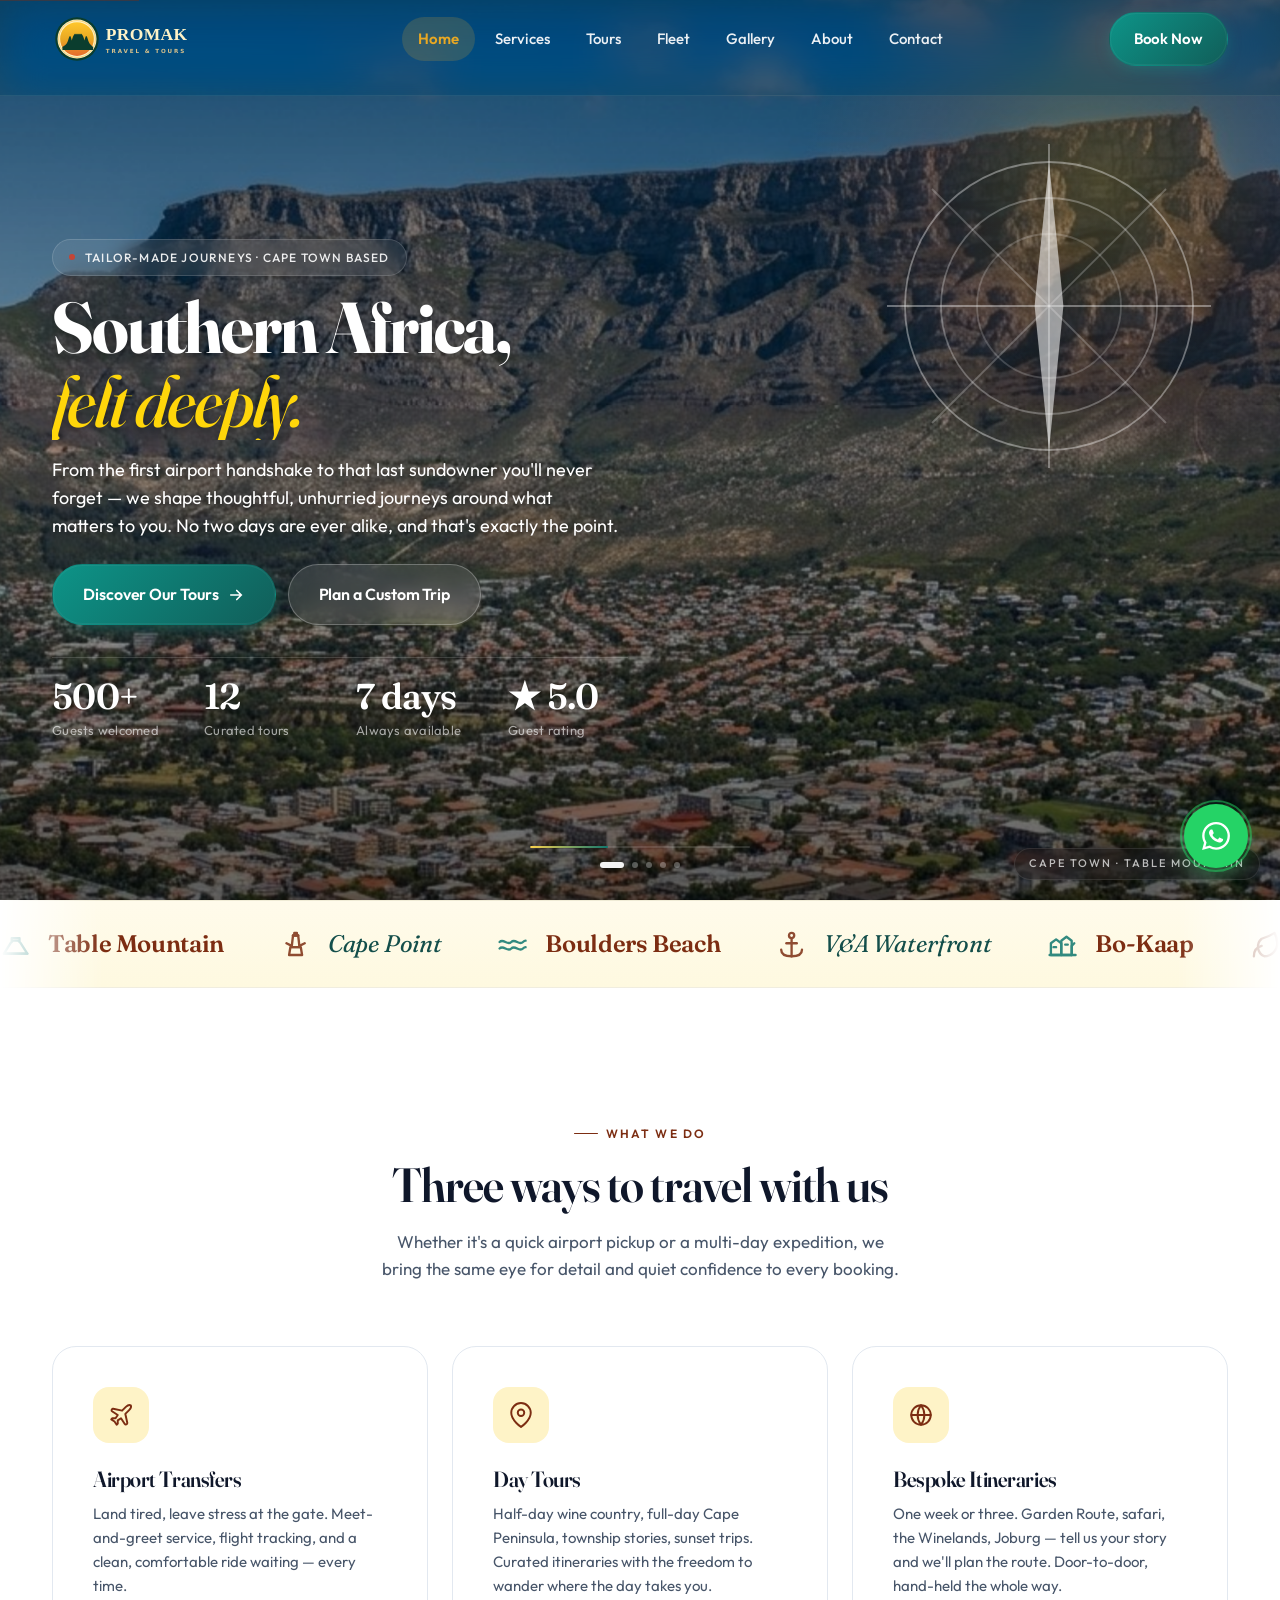
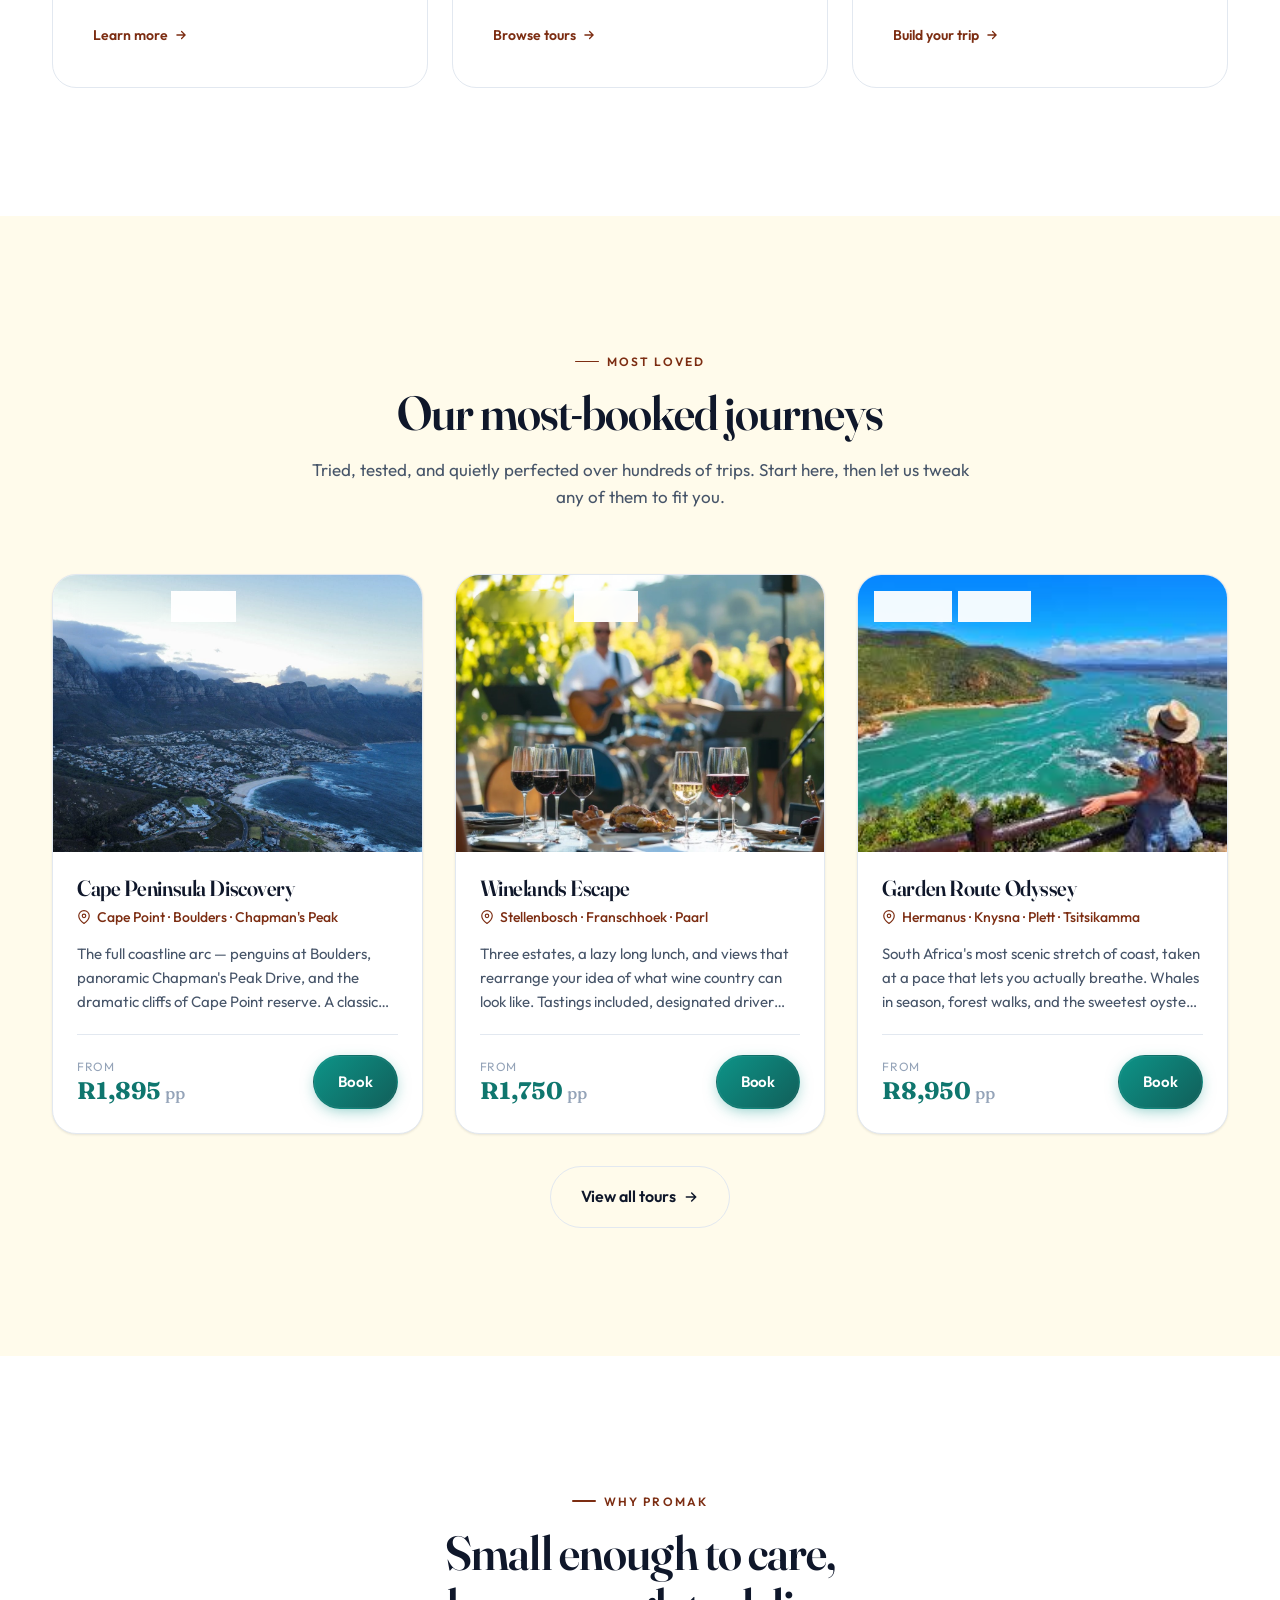
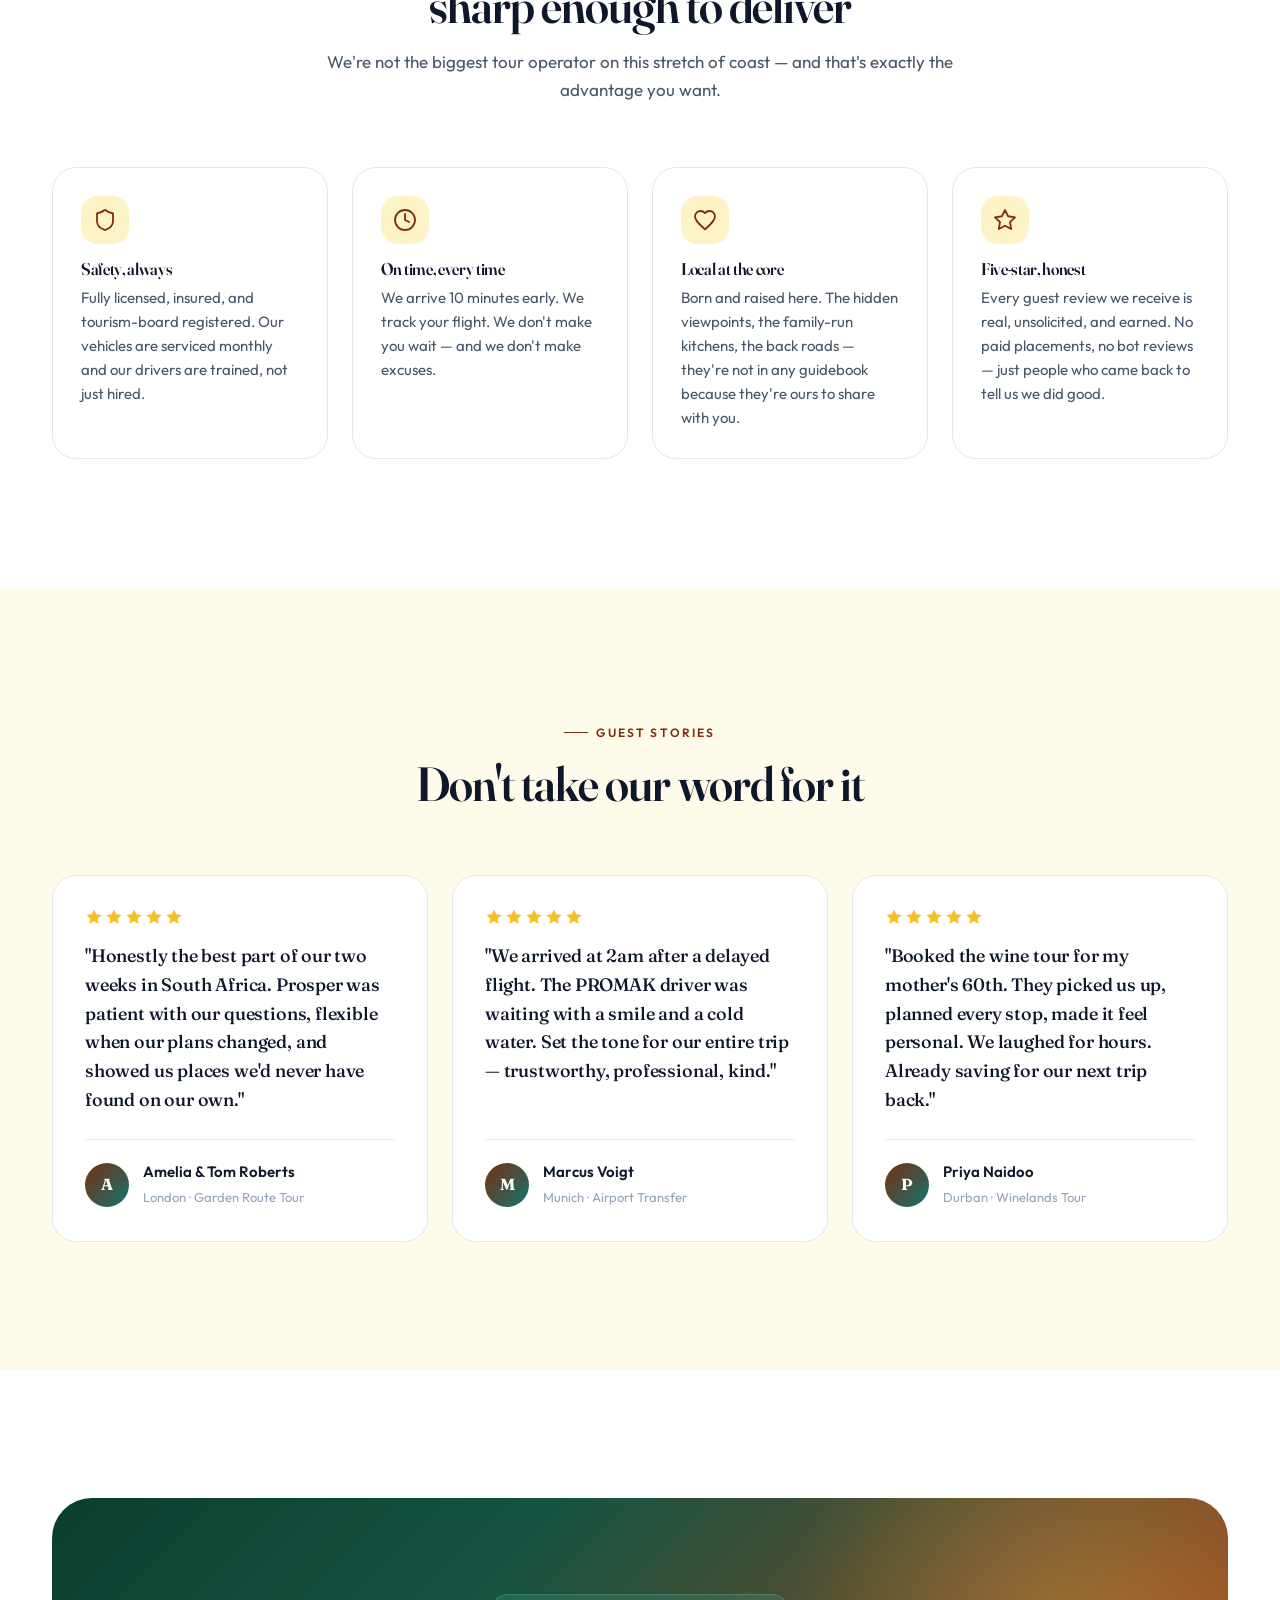
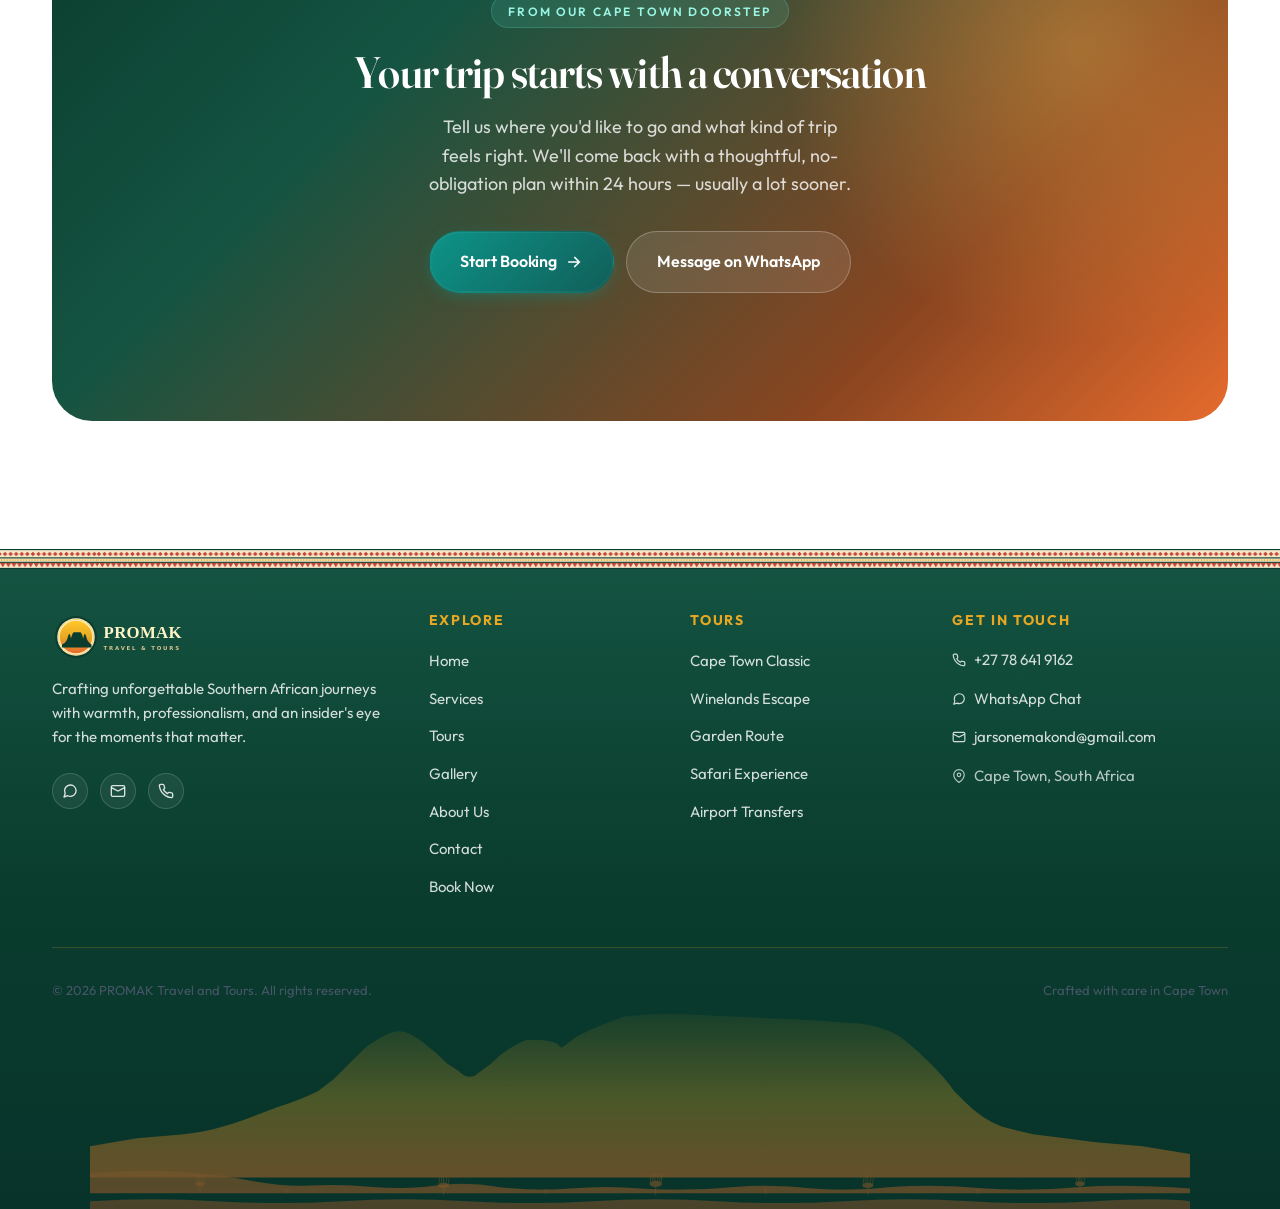
<file: index.html>
<!DOCTYPE html>
<html lang="en">
<head>
  <meta charset="UTF-8" />
  <meta name="viewport" content="width=device-width, initial-scale=1.0" />
  <title>PROMAK Travel and Tours | Southern African Journeys, Crafted with Care</title>
  <meta name="description" content="PROMAK Travel and Tours offers tailor-made tours, airport transfers, and unforgettable journeys across Cape Town and Southern Africa. Experience local insight, comfort, and care." />
  <meta name="keywords" content="Cape Town tours, South Africa tours, airport transfers, wine tours, safari, Garden Route, PROMAK Travel and Tours" />
  <meta property="og:title" content="PROMAK Travel and Tours | Southern African Journeys" />
  <meta property="og:description" content="Tailor-made tours, airport transfers, and unforgettable journeys across Southern Africa." />
  <meta property="og:type" content="website" />
  <meta property="og:image" content="images/og-mark.png" />
  <link rel="icon" href="images/favicon.svg" type="image/svg+xml" />
  <link rel="alternate icon" href="images/favicon.ico" />
  <link rel="apple-touch-icon" href="images/apple-touch-icon.png" />
  <link rel="stylesheet" href="css/styles.css" />
</head>
<body>
  <div class="scroll-progress" aria-hidden="true"><div class="scroll-progress-bar"></div></div>

  <!-- HEADER -->
  <a href="#main" class="skip-link">Skip to content</a>
  <header class="site-header">
    <div class="container">
      <div class="nav">
        <a href="index.html" class="nav-logo" aria-label="PROMAK Travel and Tours">
          <img src="images/logo-white.svg" alt="PROMAK Travel and Tours" />
        </a>
        <nav class="nav-menu" aria-label="Primary">
          <a href="index.html">Home</a>
          <a href="services.html">Services</a>
          <a href="tours.html">Tours</a>
        <a href="fleet.html">Fleet</a>
        <a href="gallery.html">Gallery</a>
          <a href="about.html">About</a>
          <a href="contact.html">Contact</a>
        </nav>
        <div class="nav-cta">
          <a href="book.html" class="btn btn-primary">Book Now</a>
        </div>
        <button class="nav-toggle" aria-label="Toggle menu" aria-expanded="false" aria-controls="mobile-menu">
          <span class="bar"></span>
          <span class="bar"></span>
          <span class="bar"></span>
        </button>
      </div>
    </div>
  </header>

  <div class="mobile-menu" id="mobile-menu" aria-label="Mobile navigation">
    <nav>
      <a href="index.html">Home</a>
      <a href="services.html">Services</a>
      <a href="tours.html">Tours</a>
        <a href="fleet.html">Fleet</a>
        <a href="gallery.html">Gallery</a>
      <a href="about.html">About</a>
      <a href="contact.html">Contact</a>
    </nav>
    <div class="mobile-actions">
      <a href="book.html" class="btn btn-primary btn-lg">Book Your Journey</a>
      <a href="https://wa.me/27731296245" target="_blank" rel="noopener" class="btn btn-outline btn-lg">Chat on WhatsApp</a>
    </div>
    <div class="mobile-contact">
      <a href="tel:+27786419162"><svg width="14" height="14" viewBox="0 0 24 24" fill="none" stroke="currentColor" stroke-width="2"><path d="M22 16.92v3a2 2 0 0 1-2.18 2 19.79 19.79 0 0 1-8.63-3.07 19.5 19.5 0 0 1-6-6 19.79 19.79 0 0 1-3.07-8.67A2 2 0 0 1 4.11 2h3a2 2 0 0 1 2 1.72 12.84 12.84 0 0 0 .7 2.81 2 2 0 0 1-.45 2.11L8.09 9.91a16 16 0 0 0 6 6l1.27-1.27a2 2 0 0 1 2.11-.45 12.84 12.84 0 0 0 2.81.7A2 2 0 0 1 22 16.92z"/></svg>+27 78 641 9162</a>
      <a href="mailto:jarsonemakond@gmail.com"><svg width="14" height="14" viewBox="0 0 24 24" fill="none" stroke="currentColor" stroke-width="2"><rect x="2" y="4" width="20" height="16" rx="2"/><path d="m22 7-10 5L2 7"/></svg>jarsonemakond@gmail.com</a>
    </div>
  </div>

  <main id="main">

    <!-- HERO -->
    <section class="hero hero-slideshow" data-slideshow>
      <!-- Slideshow images with Ken Burns effect -->
      <div class="slides">
        <div class="slide is-active" data-slide style="--slide-x: -50%; --slide-y: -50%;">
          <img src="images/table-mountain.jpg" alt="" loading="eager" decoding="async" />
          <span class="slide-caption">Cape Town · Table Mountain</span>
        </div>
        <div class="slide" data-slide style="--slide-x: -52%; --slide-y: -48%;">
          <img src="images/aquila-private-game-reserve.jpg" alt="" loading="lazy" decoding="async" />
          <span class="slide-caption">Aquila Reserve · The Big Five</span>
        </div>
        <div class="slide" data-slide style="--slide-x: -48%; --slide-y: -52%;">
          <img src="images/stellenbosch-winelands.jpg" alt="" loading="lazy" decoding="async" />
          <span class="slide-caption">Stellenbosch · Winelands</span>
        </div>
        <div class="slide" data-slide style="--slide-x: -50%; --slide-y: -52%;">
          <img src="images/boulders-beach.jpg" alt="" loading="lazy" decoding="async" />
          <span class="slide-caption">Boulders Beach · Penguins</span>
        </div>
        <div class="slide" data-slide style="--slide-x: -52%; --slide-y: -50%;">
          <img src="images/Bloubergstrand.jpg" alt="" loading="lazy" decoding="async" />
          <span class="slide-caption">Bloubergstrand · Atlantic Coast</span>
        </div>
      </div>

      <!-- Compass watermark -->
      <svg class="hero-compass" viewBox="0 0 200 200" aria-hidden="true">
        <g transform="translate(100,100)" fill="none" stroke="currentColor" stroke-width="1">
          <circle r="80" stroke-opacity="0.4"/>
          <circle r="60" stroke-opacity="0.3"/>
          <circle r="40" stroke-opacity="0.2"/>
          <line x1="0" y1="-90" x2="0" y2="90" stroke-opacity="0.4"/>
          <line x1="-90" y1="0" x2="90" y2="0" stroke-opacity="0.4"/>
          <line x1="-65" y1="-65" x2="65" y2="65" stroke-opacity="0.25"/>
          <line x1="-65" y1="65" x2="65" y2="-65" stroke-opacity="0.25"/>
          <polygon points="0,-80 8,0 0,80 -8,0" fill="currentColor" fill-opacity="0.6" stroke="none"/>
        </g>
      </svg>

      <div class="container hero-content">
        <div class="reveal-stagger">
          <span class="hero-eyebrow">
            <span class="pulse"></span>
            Tailor-made journeys · Cape Town based
          </span>
          <h1 class="hero-title text-balance">
            <span class="line-mask"><span class="line">Southern Africa,</span></span>
            <span class="line-mask"><span class="line accent">felt deeply.</span></span>
          </h1>
          <p class="hero-subtitle text-balance">
            From the first airport handshake to that last sundowner you'll never forget — we shape thoughtful, unhurried journeys around what matters to you. No two days are ever alike, and that's exactly the point.
          </p>
          <div class="hero-actions">
            <a href="tours.html" class="btn btn-primary btn-lg" data-magnetic>
              Discover Our Tours
              <svg class="arrow" width="18" height="18" viewBox="0 0 24 24" fill="none" stroke="currentColor" stroke-width="2.2" stroke-linecap="round"><path d="M5 12h14M13 6l6 6-6 6"/></svg>
            </a>
            <a href="contact.html" class="btn btn-light btn-lg" data-magnetic>Plan a Custom Trip</a>
          </div>
          <div class="hero-stats">
            <div>
              <div class="hero-stat-num" data-counter="500" data-suffix="+">0</div>
              <div class="hero-stat-label">Guests welcomed</div>
            </div>
            <div>
              <div class="hero-stat-num" data-counter="12">0</div>
              <div class="hero-stat-label">Curated tours</div>
            </div>
            <div>
              <div class="hero-stat-num">7&thinsp;days</div>
              <div class="hero-stat-label">Always available</div>
            </div>
            <div>
              <div class="hero-stat-num">★ 5.0</div>
              <div class="hero-stat-label">Guest rating</div>
            </div>
          </div>
        </div>
      </div>

      <!-- Slideshow controls -->
      <div class="slideshow-controls" aria-label="Slideshow controls">
        <div class="slideshow-progress"><div class="slideshow-progress-fill" data-progress></div></div>
        <div class="slideshow-dots" role="tablist">
          <button class="dot is-active" data-dot="0" aria-label="Slide 1"></button>
          <button class="dot" data-dot="1" aria-label="Slide 2"></button>
          <button class="dot" data-dot="2" aria-label="Slide 3"></button>
          <button class="dot" data-dot="3" aria-label="Slide 4"></button>
          <button class="dot" data-dot="4" aria-label="Slide 5"></button>
        </div>
      </div>

      <!-- Scroll cue -->
      <div class="scroll-cue" aria-hidden="true">
        <span>Scroll</span>
        <svg width="14" height="20" viewBox="0 0 14 20" fill="none"><path d="M7 2v16M2 13l5 5 5-5" stroke="currentColor" stroke-width="1.5" stroke-linecap="round"/></svg>
      </div>
    </section>

    <!-- MARQUEE STRIP — Cape Town landmarks -->
    <div class="marquee" aria-hidden="true">
      <div class="marquee-track">
        <span class="marquee-item">
          <svg class="marquee-icon" viewBox="0 0 24 24" fill="none" stroke="currentColor" stroke-width="1.8" stroke-linecap="round" stroke-linejoin="round"><path d="M3 19 L8 11 L10 9 L14 9 L16 11 L21 19 Z"/><path d="M3 19 H21"/><path d="M9 9 L9 7 L15 7 L15 9"/></svg>
          Table Mountain
        </span>
        <span class="marquee-item italic">
          <svg class="marquee-icon" viewBox="0 0 24 24" fill="none" stroke="currentColor" stroke-width="1.8" stroke-linecap="round" stroke-linejoin="round"><path d="M11 3 H13 V5 H11 Z"/><path d="M10 5 H14"/><path d="M10 5 L9 14 H15 L14 5"/><path d="M8 14 H16 L17 20 H7 Z"/><path d="M5 11 L9 13"/><path d="M19 11 L15 13"/></svg>
          Cape Point
        </span>
        <span class="marquee-item">
          <svg class="marquee-icon" viewBox="0 0 24 24" fill="none" stroke="currentColor" stroke-width="1.8" stroke-linecap="round" stroke-linejoin="round"><path d="M2 10 C5 7 8 13 11 10 C14 7 17 13 20 10 C21 9 22 9 22 9"/><path d="M2 15 C5 12 8 18 11 15 C14 12 17 18 20 15 C21 14 22 14 22 14"/></svg>
          Boulders Beach
        </span>
        <span class="marquee-item italic">
          <svg class="marquee-icon" viewBox="0 0 24 24" fill="none" stroke="currentColor" stroke-width="1.8" stroke-linecap="round" stroke-linejoin="round"><circle cx="12" cy="5" r="2"/><path d="M12 7 V21"/><path d="M8 11 H16"/><path d="M4 16 Q4 21 12 21 Q20 21 20 16"/></svg>
          V&amp;A Waterfront
        </span>
        <span class="marquee-item">
          <svg class="marquee-icon" viewBox="0 0 24 24" fill="none" stroke="currentColor" stroke-width="1.8" stroke-linecap="round" stroke-linejoin="round"><path d="M3 20 V11 L7 8 L11 11 V20 Z"/><path d="M11 20 V9 L15 6 L19 9 V20 Z"/><path d="M19 20 V13 L21 11"/><path d="M2 20 H22"/><path d="M5 14 H7 M14 12 H16"/></svg>
          Bo-Kaap
        </span>
        <span class="marquee-item italic">
          <svg class="marquee-icon" viewBox="0 0 24 24" fill="none" stroke="currentColor" stroke-width="1.8" stroke-linecap="round" stroke-linejoin="round"><path d="M11 21 A8 8 0 0 1 9 7.5 C14 6 16 5 19 3 C20 5 21 7 21 11 C21 16 17 21 11 21 Z"/><path d="M3 21 C3 17 5 14 9 13"/></svg>
          Kirstenbosch
        </span>
        <span class="marquee-item">
          <svg class="marquee-icon" viewBox="0 0 24 24" fill="none" stroke="currentColor" stroke-width="1.8" stroke-linecap="round" stroke-linejoin="round"><circle cx="12" cy="11" r="3.5"/><path d="M12 4 V5.5"/><path d="M12 16.5 V18"/><path d="M5 11 H6.5"/><path d="M17.5 11 H19"/><path d="M6.5 5.5 L7.5 6.5"/><path d="M16.5 15.5 L17.5 16.5"/><path d="M2 21 H22"/></svg>
          Camps Bay
        </span>
        <span class="marquee-item italic">
          <svg class="marquee-icon" viewBox="0 0 24 24" fill="none" stroke="currentColor" stroke-width="1.8" stroke-linecap="round" stroke-linejoin="round"><path d="M7 3 H17 L16 11 Q12 14 8 11 Z"/><path d="M12 14 V20"/><path d="M8 20 H16"/></svg>
          Stellenbosch
        </span>
        <span class="marquee-item">
          <svg class="marquee-icon" viewBox="0 0 24 24" fill="none" stroke="currentColor" stroke-width="1.8" stroke-linecap="round" stroke-linejoin="round"><path d="M5 4 Q14 6 6 12 Q-2 18 7 21"/><circle cx="6" cy="4" r="0.6" fill="currentColor"/><circle cx="7" cy="21" r="0.6" fill="currentColor"/></svg>
          Chapman's Peak
        </span>
        <span class="marquee-item italic">
          <svg class="marquee-icon" viewBox="0 0 24 24" fill="none" stroke="currentColor" stroke-width="1.8" stroke-linecap="round" stroke-linejoin="round"><path d="M21 10 C21 16 12 22 12 22 C12 22 3 16 3 10 A9 9 0 0 1 21 10 Z"/><circle cx="12" cy="10" r="3"/></svg>
          Robben Island
        </span>
        <!-- Duplicate for seamless loop -->
        <span class="marquee-item">
          <svg class="marquee-icon" viewBox="0 0 24 24" fill="none" stroke="currentColor" stroke-width="1.8" stroke-linecap="round" stroke-linejoin="round"><path d="M3 19 L8 11 L10 9 L14 9 L16 11 L21 19 Z"/><path d="M3 19 H21"/><path d="M9 9 L9 7 L15 7 L15 9"/></svg>
          Table Mountain
        </span>
        <span class="marquee-item italic">
          <svg class="marquee-icon" viewBox="0 0 24 24" fill="none" stroke="currentColor" stroke-width="1.8" stroke-linecap="round" stroke-linejoin="round"><path d="M11 3 H13 V5 H11 Z"/><path d="M10 5 H14"/><path d="M10 5 L9 14 H15 L14 5"/><path d="M8 14 H16 L17 20 H7 Z"/><path d="M5 11 L9 13"/><path d="M19 11 L15 13"/></svg>
          Cape Point
        </span>
        <span class="marquee-item">
          <svg class="marquee-icon" viewBox="0 0 24 24" fill="none" stroke="currentColor" stroke-width="1.8" stroke-linecap="round" stroke-linejoin="round"><path d="M2 10 C5 7 8 13 11 10 C14 7 17 13 20 10 C21 9 22 9 22 9"/><path d="M2 15 C5 12 8 18 11 15 C14 12 17 18 20 15 C21 14 22 14 22 14"/></svg>
          Boulders Beach
        </span>
        <span class="marquee-item italic">
          <svg class="marquee-icon" viewBox="0 0 24 24" fill="none" stroke="currentColor" stroke-width="1.8" stroke-linecap="round" stroke-linejoin="round"><circle cx="12" cy="5" r="2"/><path d="M12 7 V21"/><path d="M8 11 H16"/><path d="M4 16 Q4 21 12 21 Q20 21 20 16"/></svg>
          V&amp;A Waterfront
        </span>
        <span class="marquee-item">
          <svg class="marquee-icon" viewBox="0 0 24 24" fill="none" stroke="currentColor" stroke-width="1.8" stroke-linecap="round" stroke-linejoin="round"><path d="M3 20 V11 L7 8 L11 11 V20 Z"/><path d="M11 20 V9 L15 6 L19 9 V20 Z"/><path d="M19 20 V13 L21 11"/><path d="M2 20 H22"/><path d="M5 14 H7 M14 12 H16"/></svg>
          Bo-Kaap
        </span>
        <span class="marquee-item italic">
          <svg class="marquee-icon" viewBox="0 0 24 24" fill="none" stroke="currentColor" stroke-width="1.8" stroke-linecap="round" stroke-linejoin="round"><path d="M11 21 A8 8 0 0 1 9 7.5 C14 6 16 5 19 3 C20 5 21 7 21 11 C21 16 17 21 11 21 Z"/><path d="M3 21 C3 17 5 14 9 13"/></svg>
          Kirstenbosch
        </span>
        <span class="marquee-item">
          <svg class="marquee-icon" viewBox="0 0 24 24" fill="none" stroke="currentColor" stroke-width="1.8" stroke-linecap="round" stroke-linejoin="round"><circle cx="12" cy="11" r="3.5"/><path d="M12 4 V5.5"/><path d="M12 16.5 V18"/><path d="M5 11 H6.5"/><path d="M17.5 11 H19"/><path d="M6.5 5.5 L7.5 6.5"/><path d="M16.5 15.5 L17.5 16.5"/><path d="M2 21 H22"/></svg>
          Camps Bay
        </span>
        <span class="marquee-item italic">
          <svg class="marquee-icon" viewBox="0 0 24 24" fill="none" stroke="currentColor" stroke-width="1.8" stroke-linecap="round" stroke-linejoin="round"><path d="M7 3 H17 L16 11 Q12 14 8 11 Z"/><path d="M12 14 V20"/><path d="M8 20 H16"/></svg>
          Stellenbosch
        </span>
        <span class="marquee-item">
          <svg class="marquee-icon" viewBox="0 0 24 24" fill="none" stroke="currentColor" stroke-width="1.8" stroke-linecap="round" stroke-linejoin="round"><path d="M5 4 Q14 6 6 12 Q-2 18 7 21"/><circle cx="6" cy="4" r="0.6" fill="currentColor"/><circle cx="7" cy="21" r="0.6" fill="currentColor"/></svg>
          Chapman's Peak
        </span>
        <span class="marquee-item italic">
          <svg class="marquee-icon" viewBox="0 0 24 24" fill="none" stroke="currentColor" stroke-width="1.8" stroke-linecap="round" stroke-linejoin="round"><path d="M21 10 C21 16 12 22 12 22 C12 22 3 16 3 10 A9 9 0 0 1 21 10 Z"/><circle cx="12" cy="10" r="3"/></svg>
          Robben Island
        </span>
      </div>
    </div>

    <!-- SERVICES -->
    <section class="section">
      <div class="container">
        <div class="section-head reveal">
          <span class="eyebrow">What We Do</span>
          <h2 class="text-balance">Three ways to travel with us</h2>
          <p class="text-balance">Whether it's a quick airport pickup or a multi-day expedition, we bring the same eye for detail and quiet confidence to every booking.</p>
        </div>
        <div class="services-grid reveal-stagger">
          <article class="service-card">
            <div class="service-icon">
              <svg width="26" height="26" viewBox="0 0 24 24" fill="none" stroke="currentColor" stroke-width="1.8" stroke-linecap="round" stroke-linejoin="round"><path d="M17.8 19.2 16 11l3.5-3.5C21 6 21.5 4 21 3c-1-.5-3 0-4.5 1.5L13 8 4.8 6.2c-.5-.1-.9.1-1.1.5l-.3.5c-.2.5-.1 1 .3 1.3L9 12l-2 3H4l-1 1 3 2 2 3 1-1v-3l3-2 3.5 5.3c.3.4.8.5 1.3.3l.5-.2c.4-.3.6-.7.5-1.2z"/></svg>
            </div>
            <h3>Airport Transfers</h3>
            <p>Land tired, leave stress at the gate. Meet-and-greet service, flight tracking, and a clean, comfortable ride waiting — every time.</p>
            <a href="services.html#airport" class="service-link">
              Learn more
              <svg width="14" height="14" viewBox="0 0 24 24" fill="none" stroke="currentColor" stroke-width="2.2" stroke-linecap="round"><path d="M5 12h14M13 6l6 6-6 6"/></svg>
            </a>
          </article>
          <article class="service-card">
            <div class="service-icon">
              <svg width="26" height="26" viewBox="0 0 24 24" fill="none" stroke="currentColor" stroke-width="1.8" stroke-linecap="round" stroke-linejoin="round"><path d="M21 10c0 7-9 13-9 13s-9-6-9-13a9 9 0 0 1 18 0z"/><circle cx="12" cy="10" r="3"/></svg>
            </div>
            <h3>Day Tours</h3>
            <p>Half-day wine country, full-day Cape Peninsula, township stories, sunset trips. Curated itineraries with the freedom to wander where the day takes you.</p>
            <a href="tours.html" class="service-link">
              Browse tours
              <svg width="14" height="14" viewBox="0 0 24 24" fill="none" stroke="currentColor" stroke-width="2.2" stroke-linecap="round"><path d="M5 12h14M13 6l6 6-6 6"/></svg>
            </a>
          </article>
          <article class="service-card">
            <div class="service-icon">
              <svg width="26" height="26" viewBox="0 0 24 24" fill="none" stroke="currentColor" stroke-width="1.8" stroke-linecap="round" stroke-linejoin="round"><path d="M3 12a9 9 0 1 0 18 0 9 9 0 0 0-18 0z"/><path d="M3 12h18M12 3a14.5 14.5 0 0 1 0 18M12 3a14.5 14.5 0 0 0 0 18"/></svg>
            </div>
            <h3>Bespoke Itineraries</h3>
            <p>One week or three. Garden Route, safari, the Winelands, Joburg — tell us your story and we'll plan the route. Door-to-door, hand-held the whole way.</p>
            <a href="services.html#bespoke" class="service-link">
              Build your trip
              <svg width="14" height="14" viewBox="0 0 24 24" fill="none" stroke="currentColor" stroke-width="2.2" stroke-linecap="round"><path d="M5 12h14M13 6l6 6-6 6"/></svg>
            </a>
          </article>
        </div>
      </div>
    </section>

    <!-- POPULAR TOURS -->
    <section class="section section-alt">
      <div class="container">
        <div class="section-head reveal">
          <span class="eyebrow">Most Loved</span>
          <h2 class="text-balance">Our most-booked journeys</h2>
          <p>Tried, tested, and quietly perfected over hundreds of trips. Start here, then let us tweak any of them to fit you.</p>
        </div>
        <div class="tours-grid reveal-stagger">
          <article class="tour-card">
            <div class="tour-card-media">
              <div class="tour-card-tags">
                <span class="tour-tag popular">Most Popular</span>
                <span class="tour-tag">8&ndash;9 hrs</span>
              </div>
              <img src="images/cape-point.jpeg" alt="Cape Peninsula and Table Mountain" />
            </div>
            <div class="tour-card-body">
              <h3>Cape Peninsula Discovery</h3>
              <div class="tour-location">
                <svg width="14" height="14" viewBox="0 0 24 24" fill="none" stroke="currentColor" stroke-width="2"><path d="M21 10c0 7-9 13-9 13s-9-6-9-13a9 9 0 0 1 18 0z"/><circle cx="12" cy="10" r="3"/></svg>
                Cape Point · Boulders · Chapman's Peak
              </div>
              <p>The full coastline arc — penguins at Boulders, panoramic Chapman's Peak Drive, and the dramatic cliffs of Cape Point reserve. A classic for a reason.</p>
              <div class="tour-card-foot">
                <div class="tour-price">
                  <span class="from">From</span>
                  <span class="amount">R1,895<span style="font-size:.7em;color:var(--text-light);font-weight:500"> pp</span></span>
                </div>
                <a href="book.html?tour=cape-peninsula" class="btn btn-primary">Book</a>
              </div>
            </div>
          </article>

          <article class="tour-card">
            <div class="tour-card-media">
              <div class="tour-card-tags">
                <span class="tour-tag popular">Most Popular</span>
                <span class="tour-tag">7&ndash;8 hrs</span>
              </div>
              <img src="images/winelands-escape.jpg" alt="Stellenbosch and Franschhoek vineyards" />
            </div>
            <div class="tour-card-body">
              <h3>Winelands Escape</h3>
              <div class="tour-location">
                <svg width="14" height="14" viewBox="0 0 24 24" fill="none" stroke="currentColor" stroke-width="2"><path d="M21 10c0 7-9 13-9 13s-9-6-9-13a9 9 0 0 1 18 0z"/><circle cx="12" cy="10" r="3"/></svg>
                Stellenbosch · Franschhoek · Paarl
              </div>
              <p>Three estates, a lazy long lunch, and views that rearrange your idea of what wine country can look like. Tastings included, designated driver guaranteed.</p>
              <div class="tour-card-foot">
                <div class="tour-price">
                  <span class="from">From</span>
                  <span class="amount">R1,750<span style="font-size:.7em;color:var(--text-light);font-weight:500"> pp</span></span>
                </div>
                <a href="book.html?tour=winelands" class="btn btn-primary">Book</a>
              </div>
            </div>
          </article>

          <article class="tour-card">
            <div class="tour-card-media">
              <div class="tour-card-tags">
                <span class="tour-tag">Multi-day</span>
                <span class="tour-tag">3&ndash;5 days</span>
              </div>
              <img src="images/garden-route-odyssey.jpg" alt="Garden Route coastline" />
            </div>
            <div class="tour-card-body">
              <h3>Garden Route Odyssey</h3>
              <div class="tour-location">
                <svg width="14" height="14" viewBox="0 0 24 24" fill="none" stroke="currentColor" stroke-width="2"><path d="M21 10c0 7-9 13-9 13s-9-6-9-13a9 9 0 0 1 18 0z"/><circle cx="12" cy="10" r="3"/></svg>
                Hermanus · Knysna · Plett · Tsitsikamma
              </div>
              <p>South Africa's most scenic stretch of coast, taken at a pace that lets you actually breathe. Whales in season, forest walks, and the sweetest oysters at Knysna.</p>
              <div class="tour-card-foot">
                <div class="tour-price">
                  <span class="from">From</span>
                  <span class="amount">R8,950<span style="font-size:.7em;color:var(--text-light);font-weight:500"> pp</span></span>
                </div>
                <a href="book.html?tour=garden-route" class="btn btn-primary">Book</a>
              </div>
            </div>
          </article>
        </div>
        <div class="text-center mt-4">
          <a href="tours.html" class="btn btn-outline btn-lg">View all tours
            <svg class="arrow" width="16" height="16" viewBox="0 0 24 24" fill="none" stroke="currentColor" stroke-width="2.2" stroke-linecap="round"><path d="M5 12h14M13 6l6 6-6 6"/></svg>
          </a>
        </div>
      </div>
    </section>

    <!-- WHY CHOOSE US -->
    <section class="section">
      <div class="container">
        <div class="section-head reveal">
          <span class="eyebrow">Why PROMAK</span>
          <h2 class="text-balance">Small enough to care, sharp enough to deliver</h2>
          <p>We're not the biggest tour operator on this stretch of coast — and that's exactly the advantage you want.</p>
        </div>
        <div class="feature-grid reveal-stagger">
          <div class="feature-block">
            <div class="icon">
              <svg width="24" height="24" viewBox="0 0 24 24" fill="none" stroke="currentColor" stroke-width="1.8" stroke-linecap="round" stroke-linejoin="round"><path d="M20 13c0 5-3.5 7.5-7.66 8.95a1 1 0 0 1-.67-.01C7.5 20.5 4 18 4 13V6a1 1 0 0 1 1-1c2 0 4.5-1.2 6.24-2.72a1.17 1.17 0 0 1 1.52 0C14.51 3.81 17 5 19 5a1 1 0 0 1 1 1z"/></svg>
            </div>
            <h4>Safety, always</h4>
            <p>Fully licensed, insured, and tourism-board registered. Our vehicles are serviced monthly and our drivers are trained, not just hired.</p>
          </div>
          <div class="feature-block">
            <div class="icon">
              <svg width="24" height="24" viewBox="0 0 24 24" fill="none" stroke="currentColor" stroke-width="1.8" stroke-linecap="round" stroke-linejoin="round"><circle cx="12" cy="12" r="10"/><path d="M12 6v6l4 2"/></svg>
            </div>
            <h4>On time, every time</h4>
            <p>We arrive 10 minutes early. We track your flight. We don't make you wait — and we don't make excuses.</p>
          </div>
          <div class="feature-block">
            <div class="icon">
              <svg width="24" height="24" viewBox="0 0 24 24" fill="none" stroke="currentColor" stroke-width="1.8" stroke-linecap="round" stroke-linejoin="round"><path d="M12 21.35l-1.45-1.32C5.4 15.36 2 12.28 2 8.5 2 5.42 4.42 3 7.5 3c1.74 0 3.41.81 4.5 2.09C13.09 3.81 14.76 3 16.5 3 19.58 3 22 5.42 22 8.5c0 3.78-3.4 6.86-8.55 11.54L12 21.35z"/></svg>
            </div>
            <h4>Local at the core</h4>
            <p>Born and raised here. The hidden viewpoints, the family-run kitchens, the back roads — they're not in any guidebook because they're ours to share with you.</p>
          </div>
          <div class="feature-block">
            <div class="icon">
              <svg width="24" height="24" viewBox="0 0 24 24" fill="none" stroke="currentColor" stroke-width="1.8" stroke-linecap="round" stroke-linejoin="round"><path d="m12 2 3.09 6.26L22 9.27l-5 4.87 1.18 6.88L12 17.77l-6.18 3.25L7 14.14 2 9.27l6.91-1.01L12 2z"/></svg>
            </div>
            <h4>Five-star, honest</h4>
            <p>Every guest review we receive is real, unsolicited, and earned. No paid placements, no bot reviews — just people who came back to tell us we did good.</p>
          </div>
        </div>
      </div>
    </section>

    <!-- TESTIMONIALS -->
    <section class="section section-alt">
      <div class="container">
        <div class="section-head reveal">
          <span class="eyebrow">Guest Stories</span>
          <h2 class="text-balance">Don't take our word for it</h2>
        </div>
        <div class="testimonials reveal-stagger">
          <article class="testimonial">
            <div class="stars">
              <svg width="18" height="18" viewBox="0 0 24 24" fill="currentColor"><path d="m12 2 3.09 6.26L22 9.27l-5 4.87 1.18 6.88L12 17.77l-6.18 3.25L7 14.14 2 9.27l6.91-1.01L12 2z"/></svg>
              <svg width="18" height="18" viewBox="0 0 24 24" fill="currentColor"><path d="m12 2 3.09 6.26L22 9.27l-5 4.87 1.18 6.88L12 17.77l-6.18 3.25L7 14.14 2 9.27l6.91-1.01L12 2z"/></svg>
              <svg width="18" height="18" viewBox="0 0 24 24" fill="currentColor"><path d="m12 2 3.09 6.26L22 9.27l-5 4.87 1.18 6.88L12 17.77l-6.18 3.25L7 14.14 2 9.27l6.91-1.01L12 2z"/></svg>
              <svg width="18" height="18" viewBox="0 0 24 24" fill="currentColor"><path d="m12 2 3.09 6.26L22 9.27l-5 4.87 1.18 6.88L12 17.77l-6.18 3.25L7 14.14 2 9.27l6.91-1.01L12 2z"/></svg>
              <svg width="18" height="18" viewBox="0 0 24 24" fill="currentColor"><path d="m12 2 3.09 6.26L22 9.27l-5 4.87 1.18 6.88L12 17.77l-6.18 3.25L7 14.14 2 9.27l6.91-1.01L12 2z"/></svg>
            </div>
            <blockquote>"Honestly the best part of our two weeks in South Africa. Prosper was patient with our questions, flexible when our plans changed, and showed us places we'd never have found on our own."</blockquote>
            <div class="testimonial-author">
              <div class="testimonial-avatar">A</div>
              <div>
                <span class="name">Amelia &amp; Tom Roberts</span>
                <span class="meta">London · Garden Route Tour</span>
              </div>
            </div>
          </article>
          <article class="testimonial">
            <div class="stars">
              <svg width="18" height="18" viewBox="0 0 24 24" fill="currentColor"><path d="m12 2 3.09 6.26L22 9.27l-5 4.87 1.18 6.88L12 17.77l-6.18 3.25L7 14.14 2 9.27l6.91-1.01L12 2z"/></svg>
              <svg width="18" height="18" viewBox="0 0 24 24" fill="currentColor"><path d="m12 2 3.09 6.26L22 9.27l-5 4.87 1.18 6.88L12 17.77l-6.18 3.25L7 14.14 2 9.27l6.91-1.01L12 2z"/></svg>
              <svg width="18" height="18" viewBox="0 0 24 24" fill="currentColor"><path d="m12 2 3.09 6.26L22 9.27l-5 4.87 1.18 6.88L12 17.77l-6.18 3.25L7 14.14 2 9.27l6.91-1.01L12 2z"/></svg>
              <svg width="18" height="18" viewBox="0 0 24 24" fill="currentColor"><path d="m12 2 3.09 6.26L22 9.27l-5 4.87 1.18 6.88L12 17.77l-6.18 3.25L7 14.14 2 9.27l6.91-1.01L12 2z"/></svg>
              <svg width="18" height="18" viewBox="0 0 24 24" fill="currentColor"><path d="m12 2 3.09 6.26L22 9.27l-5 4.87 1.18 6.88L12 17.77l-6.18 3.25L7 14.14 2 9.27l6.91-1.01L12 2z"/></svg>
            </div>
            <blockquote>"We arrived at 2am after a delayed flight. The PROMAK driver was waiting with a smile and a cold water. Set the tone for our entire trip — trustworthy, professional, kind."</blockquote>
            <div class="testimonial-author">
              <div class="testimonial-avatar">M</div>
              <div>
                <span class="name">Marcus Voigt</span>
                <span class="meta">Munich · Airport Transfer</span>
              </div>
            </div>
          </article>
          <article class="testimonial">
            <div class="stars">
              <svg width="18" height="18" viewBox="0 0 24 24" fill="currentColor"><path d="m12 2 3.09 6.26L22 9.27l-5 4.87 1.18 6.88L12 17.77l-6.18 3.25L7 14.14 2 9.27l6.91-1.01L12 2z"/></svg>
              <svg width="18" height="18" viewBox="0 0 24 24" fill="currentColor"><path d="m12 2 3.09 6.26L22 9.27l-5 4.87 1.18 6.88L12 17.77l-6.18 3.25L7 14.14 2 9.27l6.91-1.01L12 2z"/></svg>
              <svg width="18" height="18" viewBox="0 0 24 24" fill="currentColor"><path d="m12 2 3.09 6.26L22 9.27l-5 4.87 1.18 6.88L12 17.77l-6.18 3.25L7 14.14 2 9.27l6.91-1.01L12 2z"/></svg>
              <svg width="18" height="18" viewBox="0 0 24 24" fill="currentColor"><path d="m12 2 3.09 6.26L22 9.27l-5 4.87 1.18 6.88L12 17.77l-6.18 3.25L7 14.14 2 9.27l6.91-1.01L12 2z"/></svg>
              <svg width="18" height="18" viewBox="0 0 24 24" fill="currentColor"><path d="m12 2 3.09 6.26L22 9.27l-5 4.87 1.18 6.88L12 17.77l-6.18 3.25L7 14.14 2 9.27l6.91-1.01L12 2z"/></svg>
            </div>
            <blockquote>"Booked the wine tour for my mother's 60th. They picked us up, planned every stop, made it feel personal. We laughed for hours. Already saving for our next trip back."</blockquote>
            <div class="testimonial-author">
              <div class="testimonial-avatar">P</div>
              <div>
                <span class="name">Priya Naidoo</span>
                <span class="meta">Durban · Winelands Tour</span>
              </div>
            </div>
          </article>
        </div>
      </div>
    </section>

    <!-- CTA -->
    <section class="section">
      <div class="container">
        <div class="cta-section reveal">
          <span class="cta-eyebrow">From our Cape Town doorstep</span>
          <h2 class="text-balance">Your trip starts with a conversation</h2>
          <p class="text-balance">Tell us where you'd like to go and what kind of trip feels right. We'll come back with a thoughtful, no-obligation plan within 24 hours — usually a lot sooner.</p>
          <div class="hero-actions" style="justify-content:center">
            <a href="book.html" class="btn btn-primary btn-lg" data-magnetic>
              Start Booking
              <svg class="arrow" width="18" height="18" viewBox="0 0 24 24" fill="none" stroke="currentColor" stroke-width="2.2" stroke-linecap="round"><path d="M5 12h14M13 6l6 6-6 6"/></svg>
            </a>
            <a href="https://wa.me/27731296245?text=Hi%20PROMAK%2C%20I%27d%20like%20to%20enquire%20about%20a%20tour." target="_blank" rel="noopener" class="btn btn-light btn-lg">Message on WhatsApp</a>
          </div>
        </div>
      </div>
    </section>

  </main>

  <!-- FOOTER -->
  <footer class="site-footer">
    <div class="container">
      <div class="footer-grid">
        <div class="footer-brand">
          <img src="images/logo-white.svg" alt="PROMAK Travel and Tours" />
          <p>Crafting unforgettable Southern African journeys with warmth, professionalism, and an insider's eye for the moments that matter.</p>
          <div class="footer-social mt-3">
            <a href="https://wa.me/27731296245" target="_blank" rel="noopener" aria-label="WhatsApp">
              <svg width="16" height="16" viewBox="0 0 24 24" fill="none" stroke="currentColor" stroke-width="2" stroke-linecap="round" stroke-linejoin="round"><path d="M21 11.5a8.38 8.38 0 0 1-.9 3.8 8.5 8.5 0 0 1-7.6 4.7 8.38 8.38 0 0 1-3.8-.9L3 21l1.9-5.7a8.38 8.38 0 0 1-.9-3.8 8.5 8.5 0 0 1 4.7-7.6 8.38 8.38 0 0 1 3.8-.9h.5a8.48 8.48 0 0 1 8 8v.5z"/></svg>
            </a>
            <a href="mailto:jarsonemakond@gmail.com" aria-label="Email">
              <svg width="16" height="16" viewBox="0 0 24 24" fill="none" stroke="currentColor" stroke-width="2"><rect x="2" y="4" width="20" height="16" rx="2"/><path d="m22 7-10 5L2 7"/></svg>
            </a>
            <a href="tel:+27786419162" aria-label="Phone">
              <svg width="16" height="16" viewBox="0 0 24 24" fill="none" stroke="currentColor" stroke-width="2"><path d="M22 16.92v3a2 2 0 0 1-2.18 2 19.79 19.79 0 0 1-8.63-3.07 19.5 19.5 0 0 1-6-6 19.79 19.79 0 0 1-3.07-8.67A2 2 0 0 1 4.11 2h3a2 2 0 0 1 2 1.72 12.84 12.84 0 0 0 .7 2.81 2 2 0 0 1-.45 2.11L8.09 9.91a16 16 0 0 0 6 6l1.27-1.27a2 2 0 0 1 2.11-.45 12.84 12.84 0 0 0 2.81.7A2 2 0 0 1 22 16.92z"/></svg>
            </a>
          </div>
        </div>
        <div class="footer-col">
          <h4>Explore</h4>
          <ul>
            <li><a href="index.html">Home</a></li>
            <li><a href="services.html">Services</a></li>
            <li><a href="tours.html">Tours</a></li>
            <li><a href="gallery.html">Gallery</a></li>
            <li><a href="about.html">About Us</a></li>
            <li><a href="contact.html">Contact</a></li>
            <li><a href="book.html">Book Now</a></li>
          </ul>
        </div>
        <div class="footer-col">
          <h4>Tours</h4>
          <ul>
            <li><a href="tours.html#cape-classic">Cape Town Classic</a></li>
            <li><a href="tours.html#winelands">Winelands Escape</a></li>
            <li><a href="tours.html#garden-route">Garden Route</a></li>
            <li><a href="tours.html#safari">Safari Experience</a></li>
            <li><a href="services.html#airport">Airport Transfers</a></li>
          </ul>
        </div>
        <div class="footer-col">
          <h4>Get In Touch</h4>
          <ul>
            <li><a href="tel:+27786419162"><svg width="14" height="14" viewBox="0 0 24 24" fill="none" stroke="currentColor" stroke-width="2"><path d="M22 16.92v3a2 2 0 0 1-2.18 2 19.79 19.79 0 0 1-8.63-3.07 19.5 19.5 0 0 1-6-6 19.79 19.79 0 0 1-3.07-8.67A2 2 0 0 1 4.11 2h3a2 2 0 0 1 2 1.72 12.84 12.84 0 0 0 .7 2.81 2 2 0 0 1-.45 2.11L8.09 9.91a16 16 0 0 0 6 6l1.27-1.27a2 2 0 0 1 2.11-.45 12.84 12.84 0 0 0 2.81.7A2 2 0 0 1 22 16.92z"/></svg>+27 78 641 9162</a></li>
            <li><a href="https://wa.me/27731296245" target="_blank" rel="noopener"><svg width="14" height="14" viewBox="0 0 24 24" fill="none" stroke="currentColor" stroke-width="2" stroke-linecap="round" stroke-linejoin="round"><path d="M21 11.5a8.38 8.38 0 0 1-.9 3.8 8.5 8.5 0 0 1-7.6 4.7 8.38 8.38 0 0 1-3.8-.9L3 21l1.9-5.7a8.38 8.38 0 0 1-.9-3.8 8.5 8.5 0 0 1 4.7-7.6 8.38 8.38 0 0 1 3.8-.9h.5a8.48 8.48 0 0 1 8 8v.5z"/></svg>WhatsApp Chat</a></li>
            <li><a href="mailto:jarsonemakond@gmail.com"><svg width="14" height="14" viewBox="0 0 24 24" fill="none" stroke="currentColor" stroke-width="2"><rect x="2" y="4" width="20" height="16" rx="2"/><path d="m22 7-10 5L2 7"/></svg>jarsonemakond@gmail.com</a></li>
            <li><span style="display:inline-flex;align-items:center;gap:.5rem;font-size:.9375rem;color:rgba(255,255,255,.7)"><svg width="14" height="14" viewBox="0 0 24 24" fill="none" stroke="currentColor" stroke-width="2"><path d="M21 10c0 7-9 13-9 13s-9-6-9-13a9 9 0 0 1 18 0z"/><circle cx="12" cy="10" r="3"/></svg>Cape Town, South Africa</span></li>
          </ul>
        </div>
      </div>
      <div class="footer-bottom">
        <p>© <span data-year>2026</span> PROMAK Travel and Tours. All rights reserved.</p>
        <p>Crafted with care in Cape Town</p>
      </div>
    </div>
  </footer>

  <a href="https://wa.me/27731296245?text=Hi%20PROMAK%2C%20I%27d%20like%20to%20enquire%20about%20a%20tour." target="_blank" rel="noopener" class="whatsapp-fab" aria-label="Chat on WhatsApp">
    <svg width="28" height="28" viewBox="0 0 24 24" fill="currentColor"><path d="M17.472 14.382c-.297-.149-1.758-.867-2.03-.967-.273-.099-.471-.148-.67.15-.197.297-.767.966-.94 1.164-.173.199-.347.223-.644.075-.297-.15-1.255-.463-2.39-1.475-.883-.788-1.48-1.761-1.653-2.059-.173-.297-.018-.458.13-.606.134-.133.298-.347.446-.52.149-.174.198-.298.298-.497.099-.198.05-.371-.025-.52-.075-.149-.669-1.612-.916-2.207-.242-.579-.487-.5-.669-.51-.173-.008-.371-.01-.57-.01-.198 0-.52.074-.792.372-.272.297-1.04 1.016-1.04 2.479 0 1.462 1.065 2.875 1.213 3.074.149.198 2.096 3.2 5.077 4.487.709.306 1.262.489 1.694.625.712.227 1.36.195 1.871.118.571-.085 1.758-.719 2.006-1.413.248-.694.248-1.289.173-1.413-.074-.124-.272-.198-.57-.347m-5.421 7.403h-.004a9.87 9.87 0 0 1-5.031-1.378l-.361-.214-3.741.982.998-3.648-.235-.374a9.86 9.86 0 0 1-1.51-5.26c.001-5.45 4.436-9.884 9.888-9.884 2.64 0 5.122 1.03 6.988 2.898a9.825 9.825 0 0 1 2.893 6.994c-.003 5.45-4.437 9.884-9.885 9.884m8.413-18.297A11.815 11.815 0 0 0 12.05 0C5.495 0 .16 5.335.157 11.892c0 2.096.547 4.142 1.588 5.945L.057 24l6.305-1.654a11.882 11.882 0 0 0 5.683 1.448h.005c6.554 0 11.89-5.335 11.893-11.893A11.821 11.821 0 0 0 20.464 3.488"/></svg>
  </a>

  <script src="js/main.js"></script>
</body>
</html>
</file>
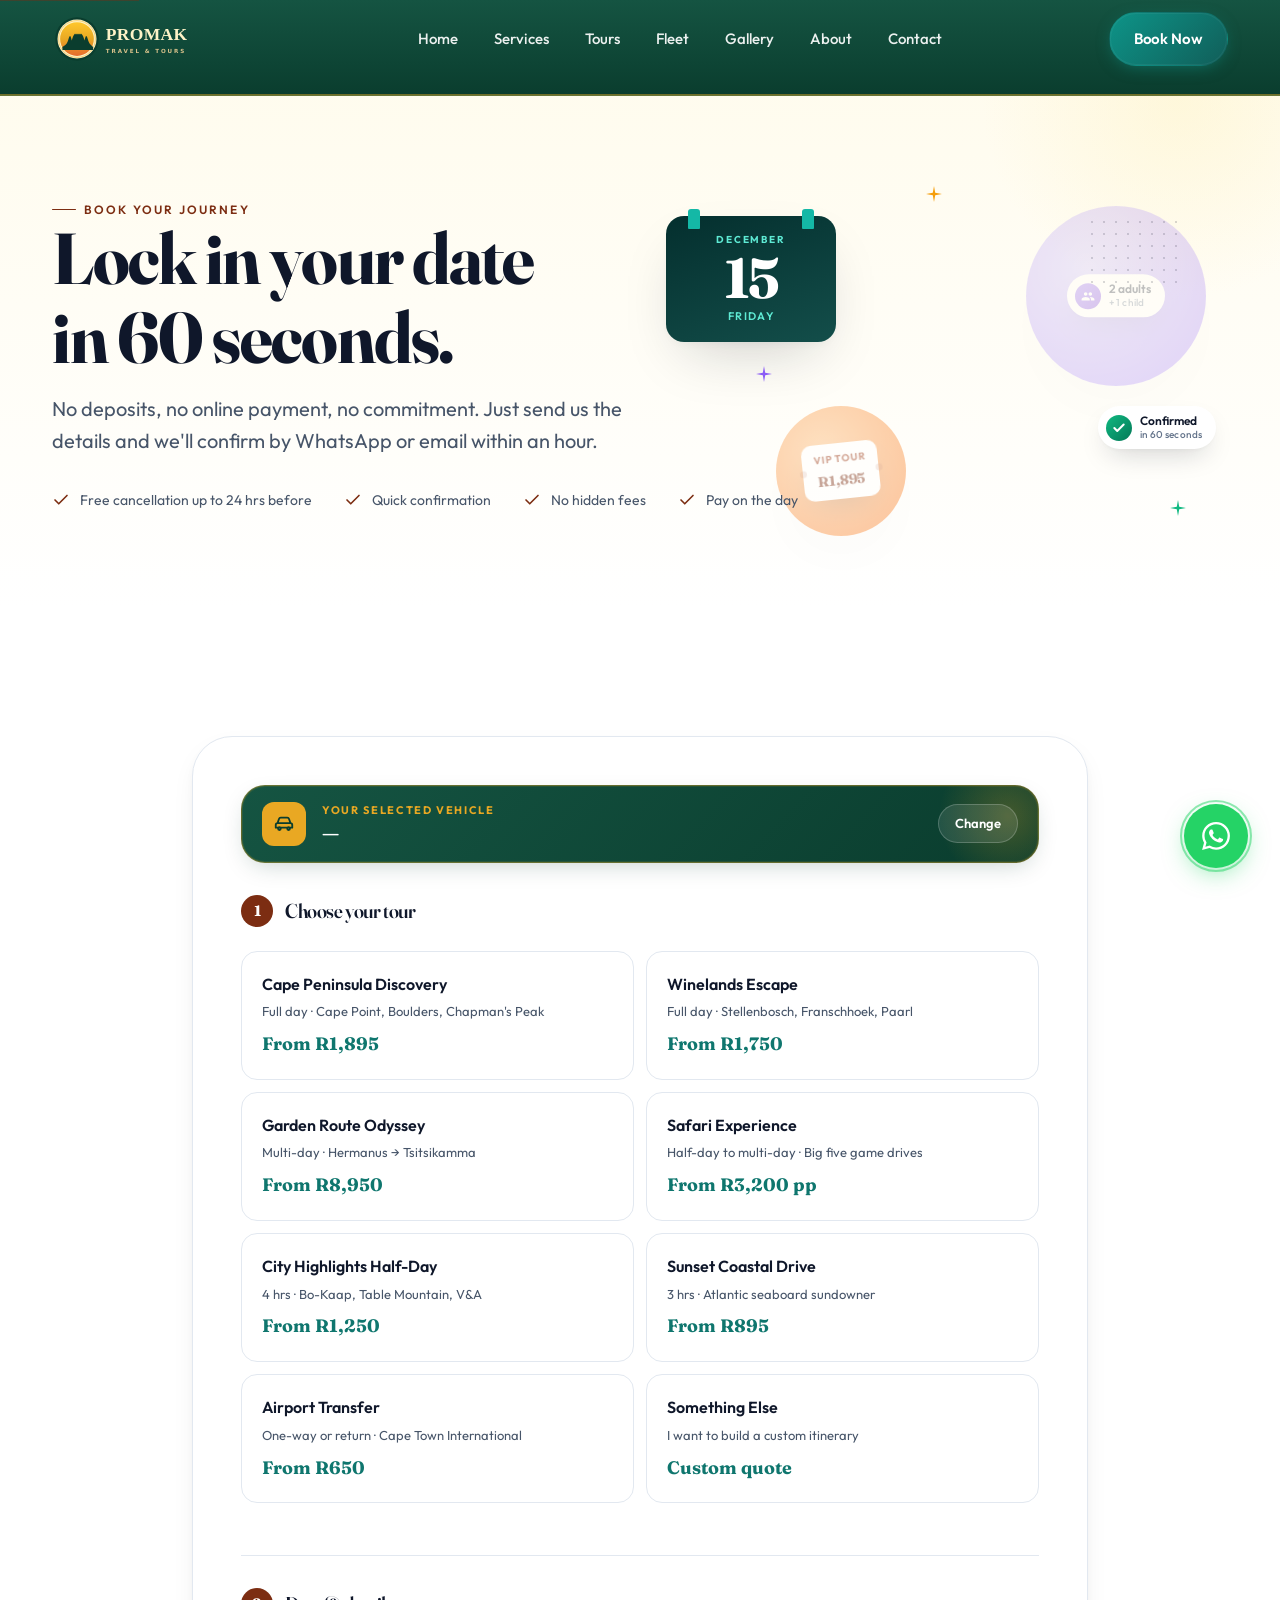
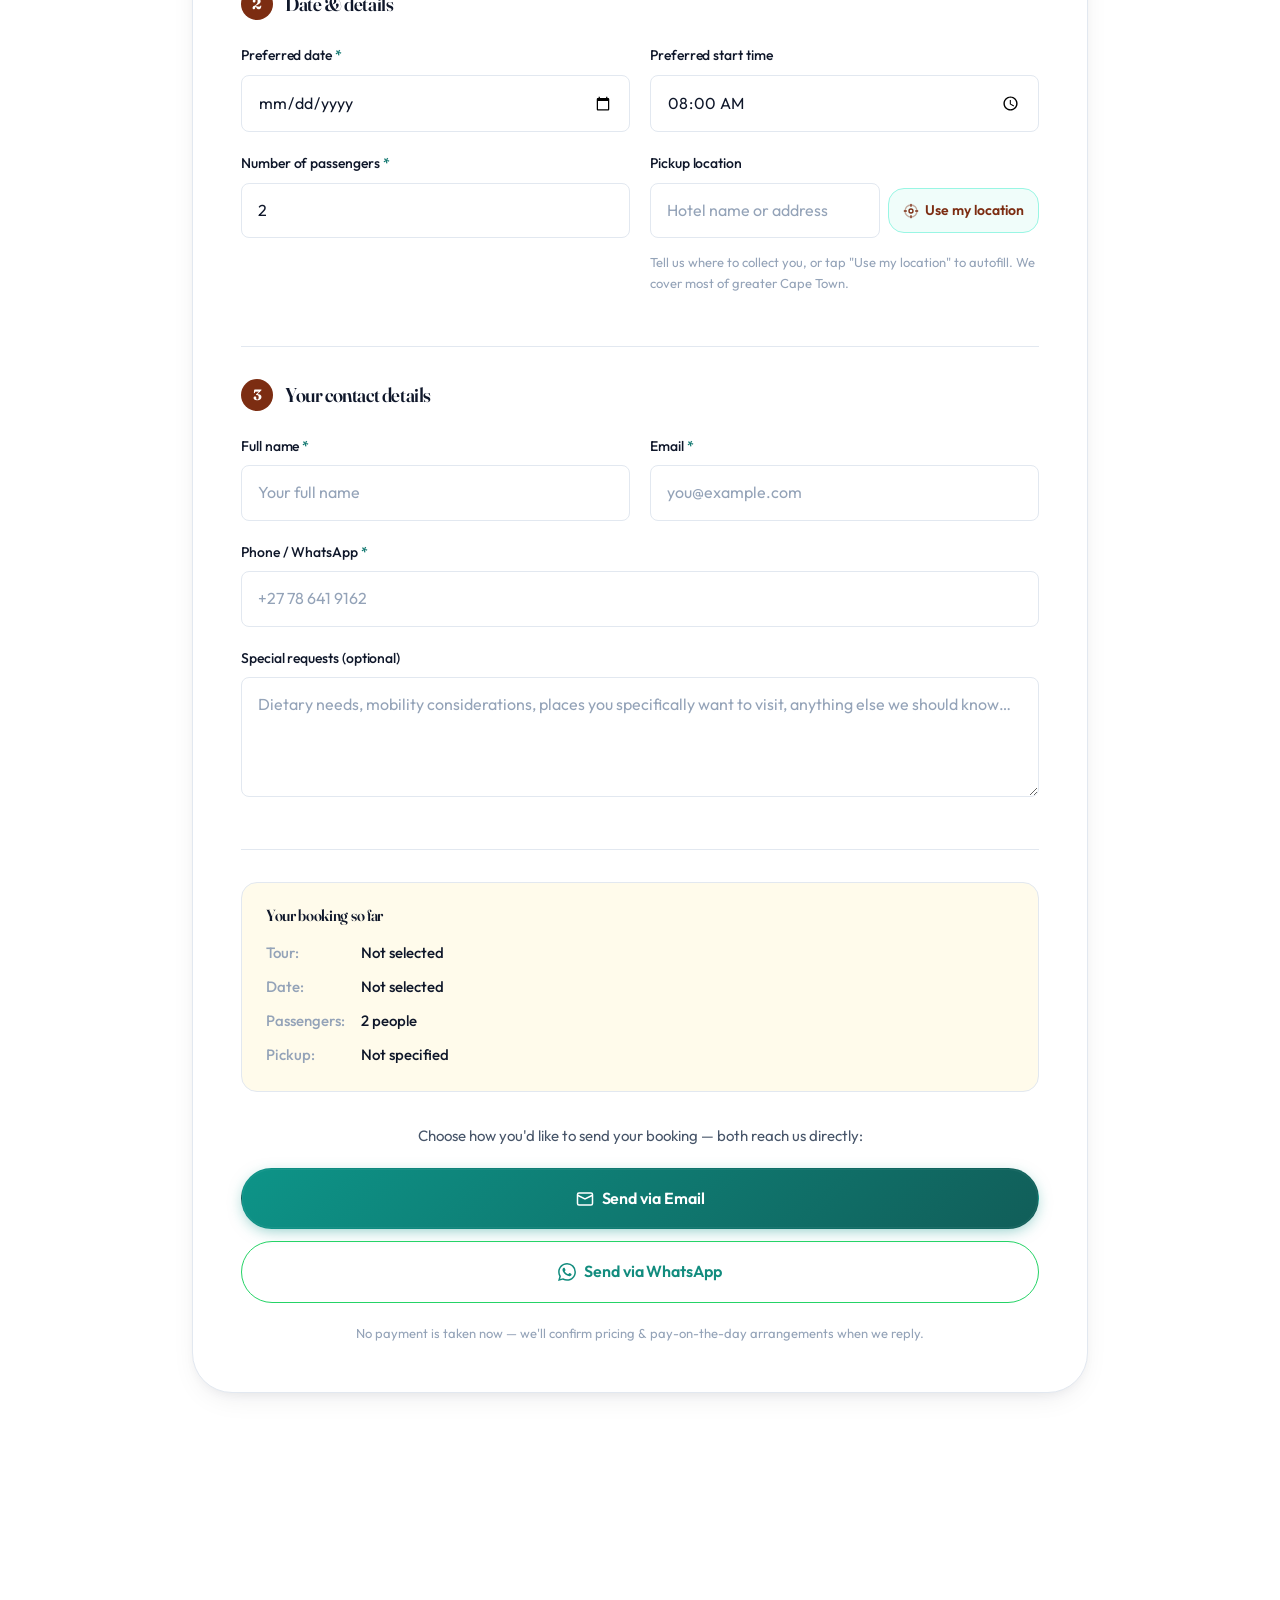
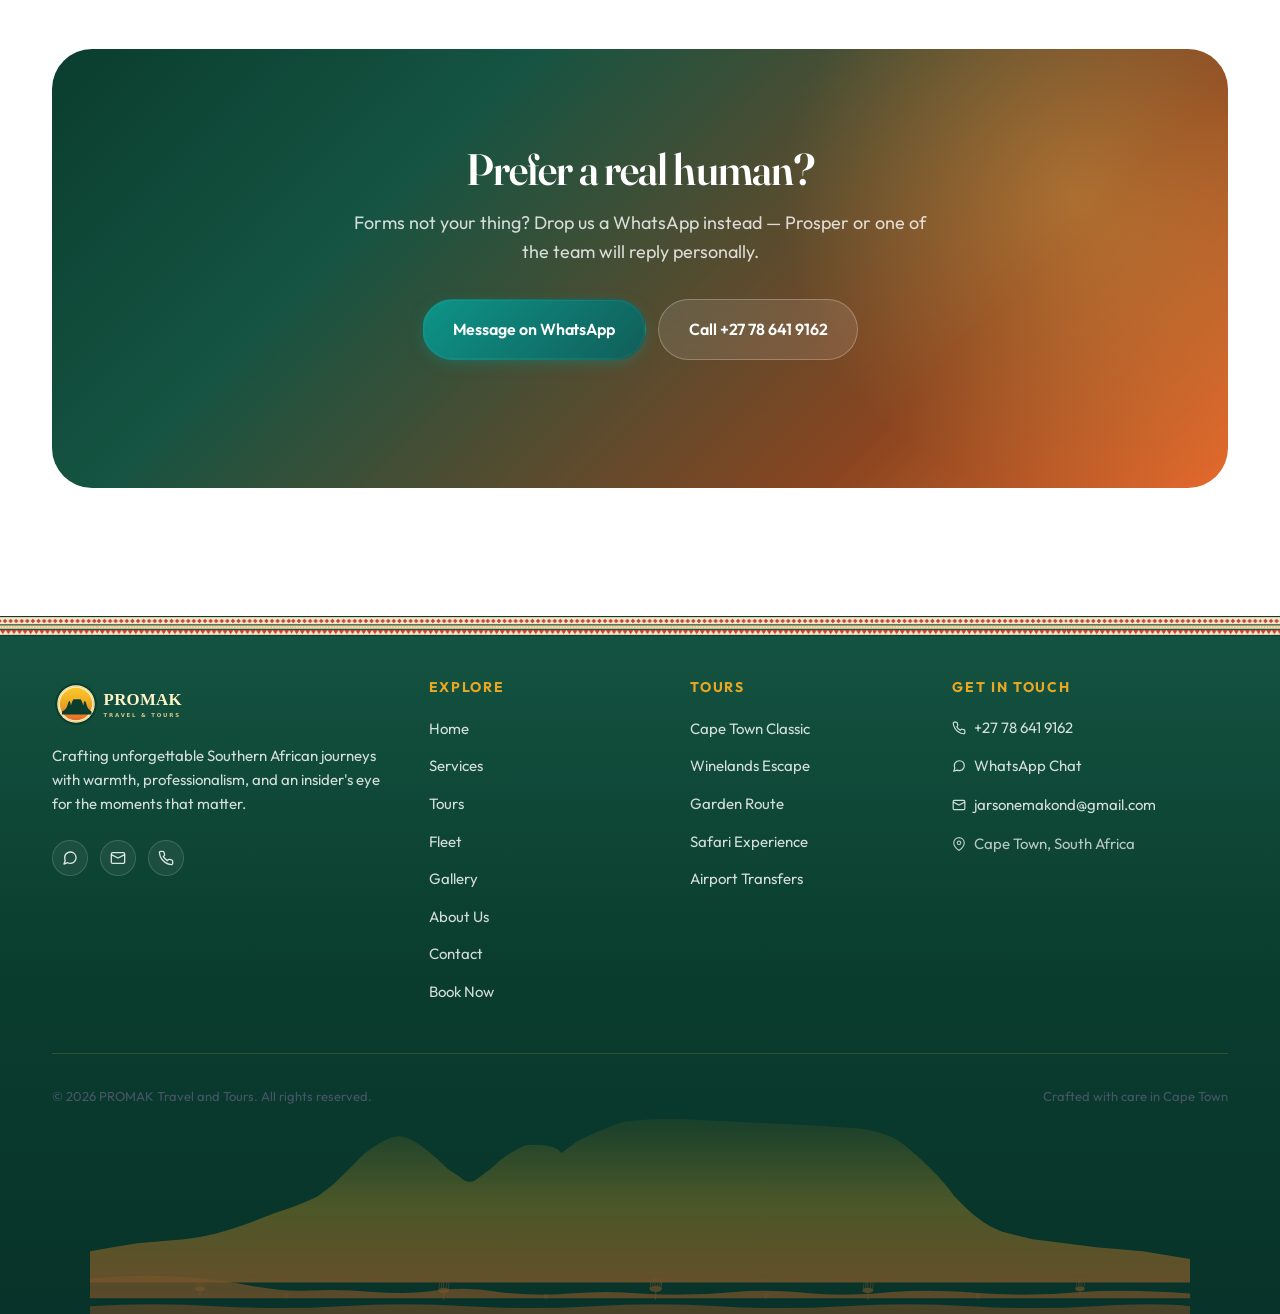
<file: book.html>
<!DOCTYPE html>
<html lang="en">
<head>
  <meta charset="UTF-8" />
  <meta name="viewport" content="width=device-width, initial-scale=1.0" />
  <title>Book Now | PROMAK Travel and Tours</title>
  <meta name="description" content="Book your Cape Town tour, airport transfer, or custom Southern African journey with PROMAK. Quick confirmation, free cancellation, no hidden fees." />
  <meta property="og:title" content="Book Now | PROMAK Travel and Tours" />
  <meta property="og:description" content="Book your Cape Town tour, airport transfer, or custom Southern African journey with PROMAK. Quick confirmation, free cancellation, no hidden fees." />
  <meta property="og:image" content="images/og-mark.png" />
  <link rel="icon" href="images/favicon.svg" type="image/svg+xml" />
  <link rel="alternate icon" href="images/favicon.ico" />
  <link rel="apple-touch-icon" href="images/apple-touch-icon.png" />
  <link rel="stylesheet" href="css/styles.css" />
</head>
<body class="">
  <div class="scroll-progress" aria-hidden="true"><div class="scroll-progress-bar"></div></div>

<!-- Site Header -->
<a href="#main" class="skip-link">Skip to content</a>
<header class="site-header is-solid">
  <div class="container">
    <div class="nav">
      <a href="index.html" class="nav-logo" aria-label="PROMAK Travel and Tours">
        <img src="images/logo-white.svg" alt="PROMAK Travel and Tours" />
      </a>
      <nav class="nav-menu" aria-label="Primary">
        <a href="index.html">Home</a>
        <a href="services.html">Services</a>
        <a href="tours.html">Tours</a>
        <a href="fleet.html">Fleet</a>
        <a href="gallery.html">Gallery</a>
        <a href="about.html">About</a>
        <a href="contact.html">Contact</a>
      </nav>
      <div class="nav-cta">
        <a href="book.html" class="btn btn-primary">Book Now</a>
      </div>
      <button class="nav-toggle" aria-label="Toggle menu" aria-expanded="false" aria-controls="mobile-menu">
          <span class="bar"></span>
          <span class="bar"></span>
          <span class="bar"></span>
        </button>
    </div>
  </div>
</header>

<div class="mobile-menu" id="mobile-menu" aria-label="Mobile navigation">
  <nav>
    <a href="index.html">Home</a>
    <a href="services.html">Services</a>
    <a href="tours.html">Tours</a>
    <a href="fleet.html">Fleet</a>
    <a href="gallery.html">Gallery</a>
    <a href="about.html">About</a>
    <a href="contact.html">Contact</a>
  </nav>
  <div class="mobile-actions">
    <a href="book.html" class="btn btn-primary btn-lg">Book Your Journey</a>
    <a href="https://wa.me/27731296245" target="_blank" rel="noopener" class="btn btn-outline btn-lg">Chat on WhatsApp</a>
  </div>
  <div class="mobile-contact">
    <a href="tel:+27786419162"><svg width="14" height="14" viewBox="0 0 24 24" fill="none" stroke="currentColor" stroke-width="2"><path d="M22 16.92v3a2 2 0 0 1-2.18 2 19.79 19.79 0 0 1-8.63-3.07 19.5 19.5 0 0 1-6-6 19.79 19.79 0 0 1-3.07-8.67A2 2 0 0 1 4.11 2h3a2 2 0 0 1 2 1.72 12.84 12.84 0 0 0 .7 2.81 2 2 0 0 1-.45 2.11L8.09 9.91a16 16 0 0 0 6 6l1.27-1.27a2 2 0 0 1 2.11-.45 12.84 12.84 0 0 0 2.81.7A2 2 0 0 1 22 16.92z"/></svg>+27 78 641 9162</a>
    <a href="mailto:jarsonemakond@gmail.com"><svg width="14" height="14" viewBox="0 0 24 24" fill="none" stroke="currentColor" stroke-width="2"><rect x="2" y="4" width="20" height="16" rx="2"/><path d="m22 7-10 5L2 7"/></svg>jarsonemakond@gmail.com</a>
  </div>
</div>


<main id="main">

<section class="page-header">
  <div class="container">
    <div class="page-header-decor decor-book" aria-hidden="true">
      <div class="dec-blob blob-1">
        <div class="dec-pill pill-pax">
          <div class="ico"><svg width="14" height="14" viewBox="0 0 24 24" fill="currentColor"><path d="M16 11c1.7 0 3-1.3 3-3s-1.3-3-3-3-3 1.3-3 3 1.3 3 3 3zm-8 0c1.7 0 3-1.3 3-3s-1.3-3-3-3-3 1.3-3 3 1.3 3 3 3zm0 2c-2.3 0-7 1.2-7 3.5V19h14v-2.5C15 14.2 10.3 13 8 13zm8 0c-.3 0-.6 0-1 .1 1.2.9 2 2.1 2 3.4V19h6v-2.5c0-2.3-4.7-3.5-7-3.5z"/></svg></div>
          <div>2 adults<small>+ 1 child</small></div>
        </div>
      </div>
      <div class="dec-blob blob-2">
        <div class="dec-tag tag-vip">VIP Tour<strong>R1,895</strong></div>
      </div>
      <div class="dec-dots dots-1"></div>

      <div class="dec-card card-main">
        <div class="month">December</div>
        <div class="day">15</div>
        <div class="weekday">Friday</div>
      </div>

      <div class="dec-pill pill-confirmed">
        <div class="ico"><svg width="14" height="14" viewBox="0 0 24 24" fill="none" stroke="currentColor" stroke-width="3.5" stroke-linecap="round" stroke-linejoin="round"><polyline points="20 6 9 17 4 12"/></svg></div>
        <div>Confirmed<small>in 60 seconds</small></div>
      </div>

      <span class="dec-spark spark-1"><svg viewBox="0 0 20 20" fill="currentColor"><path d="M10 0 L11.5 8.5 L20 10 L11.5 11.5 L10 20 L8.5 11.5 L0 10 L8.5 8.5 Z"/></svg></span>
      <span class="dec-spark spark-2"><svg viewBox="0 0 20 20" fill="currentColor"><path d="M10 0 L11.5 8.5 L20 10 L11.5 11.5 L10 20 L8.5 11.5 L0 10 L8.5 8.5 Z"/></svg></span>
      <span class="dec-spark spark-3"><svg viewBox="0 0 20 20" fill="currentColor"><path d="M10 0 L11.5 8.5 L20 10 L11.5 11.5 L10 20 L8.5 11.5 L0 10 L8.5 8.5 Z"/></svg></span>
    </div>
    <div class="page-header-content reveal">
      <span class="eyebrow">Book Your Journey</span>
      <h1 class="text-balance">Lock in your date in 60 seconds.</h1>
      <p class="lead">No deposits, no online payment, no commitment. Just send us the details and we'll confirm by WhatsApp or email within an hour.</p>
      <div class="book-trust">
        <div class="book-trust-item">
          <svg width="18" height="18" viewBox="0 0 24 24" fill="none" stroke="currentColor" stroke-width="2.2" stroke-linecap="round" stroke-linejoin="round"><polyline points="20 6 9 17 4 12"/></svg>
          Free cancellation up to 24 hrs before
        </div>
        <div class="book-trust-item">
          <svg width="18" height="18" viewBox="0 0 24 24" fill="none" stroke="currentColor" stroke-width="2.2" stroke-linecap="round" stroke-linejoin="round"><polyline points="20 6 9 17 4 12"/></svg>
          Quick confirmation
        </div>
        <div class="book-trust-item">
          <svg width="18" height="18" viewBox="0 0 24 24" fill="none" stroke="currentColor" stroke-width="2.2" stroke-linecap="round" stroke-linejoin="round"><polyline points="20 6 9 17 4 12"/></svg>
          No hidden fees
        </div>
        <div class="book-trust-item">
          <svg width="18" height="18" viewBox="0 0 24 24" fill="none" stroke="currentColor" stroke-width="2.2" stroke-linecap="round" stroke-linejoin="round"><polyline points="20 6 9 17 4 12"/></svg>
          Pay on the day
        </div>
      </div>
    </div>
  </div>
</section>

<section class="section">
  <div class="container">
    <form id="booking-form" class="booking-form reveal" data-form="booking" data-subject="New Tour Booking - PROMAK">

      <!-- Vehicle preselection banner (only shows when arriving from fleet page via ?vehicle=) -->
      <div class="vehicle-banner" id="vehicle-banner" hidden>
        <div class="vehicle-banner-icon">
          <svg width="22" height="22" viewBox="0 0 24 24" fill="none" stroke="currentColor" stroke-width="2" stroke-linecap="round" stroke-linejoin="round"><path d="M5 11l1.5-4.5a2 2 0 0 1 1.9-1.4h7.2a2 2 0 0 1 1.9 1.4L19 11M5 11h14a2 2 0 0 1 2 2v3H3v-3a2 2 0 0 1 2-2zM7 18.5a1.5 1.5 0 1 0 0-3 1.5 1.5 0 0 0 0 3zm10 0a1.5 1.5 0 1 0 0-3 1.5 1.5 0 0 0 0 3z"/></svg>
        </div>
        <div class="vehicle-banner-text">
          <div class="vehicle-banner-eyebrow">Your selected vehicle</div>
          <div class="vehicle-banner-name" id="vehicle-banner-name">—</div>
        </div>
        <a href="fleet.html" class="vehicle-banner-change">Change</a>
      </div>
      <input type="hidden" name="vehicle" id="b-vehicle" value="" data-label="Vehicle">

      <div class="booking-section">
        <div class="booking-section-title">
          <span class="booking-section-num">1</span>
          <h3>Choose your tour</h3>
        </div>
        <div class="radio-card-group cols-2">
          <label class="radio-card">
  <input type="radio" name="tour" value="cape-peninsula" data-label="Cape Peninsula Discovery" required>
  <div class="radio-card-title">Cape Peninsula Discovery</div>
  <div class="radio-card-desc">Full day · Cape Point, Boulders, Chapman's Peak</div>
  <div class="radio-card-price">From R1,895</div>
</label>
          <label class="radio-card">
  <input type="radio" name="tour" value="winelands" data-label="Winelands Escape" required>
  <div class="radio-card-title">Winelands Escape</div>
  <div class="radio-card-desc">Full day · Stellenbosch, Franschhoek, Paarl</div>
  <div class="radio-card-price">From R1,750</div>
</label>
          <label class="radio-card">
  <input type="radio" name="tour" value="garden-route" data-label="Garden Route Odyssey" required>
  <div class="radio-card-title">Garden Route Odyssey</div>
  <div class="radio-card-desc">Multi-day · Hermanus → Tsitsikamma</div>
  <div class="radio-card-price">From R8,950</div>
</label>
          <label class="radio-card">
  <input type="radio" name="tour" value="safari" data-label="Safari Experience" required>
  <div class="radio-card-title">Safari Experience</div>
  <div class="radio-card-desc">Half-day to multi-day · Big five game drives</div>
  <div class="radio-card-price">From R3,200 pp</div>
</label>
          <label class="radio-card">
  <input type="radio" name="tour" value="city-highlights" data-label="City Highlights Half-Day" required>
  <div class="radio-card-title">City Highlights Half-Day</div>
  <div class="radio-card-desc">4 hrs · Bo-Kaap, Table Mountain, V&amp;A</div>
  <div class="radio-card-price">From R1,250</div>
</label>
          <label class="radio-card">
  <input type="radio" name="tour" value="sunset-coastal" data-label="Sunset Coastal Drive" required>
  <div class="radio-card-title">Sunset Coastal Drive</div>
  <div class="radio-card-desc">3 hrs · Atlantic seaboard sundowner</div>
  <div class="radio-card-price">From R895</div>
</label>
          <label class="radio-card">
  <input type="radio" name="tour" value="airport-transfer" data-label="Airport Transfer" required>
  <div class="radio-card-title">Airport Transfer</div>
  <div class="radio-card-desc">One-way or return · Cape Town International</div>
  <div class="radio-card-price">From R650</div>
</label>
          <label class="radio-card">
  <input type="radio" name="tour" value="custom" data-label="Something Else" required>
  <div class="radio-card-title">Something Else</div>
  <div class="radio-card-desc">I want to build a custom itinerary</div>
  <div class="radio-card-price">Custom quote</div>
</label>
        </div>
      </div>

      <div class="booking-section">
        <div class="booking-section-title">
          <span class="booking-section-num">2</span>
          <h3>Date &amp; details</h3>
        </div>
        <div class="form-row">
          <div class="form-group">
            <label for="b-date">Preferred date <span class="req">*</span></label>
            <input id="b-date" name="date" type="date" class="form-control" required>
            <div class="form-error">Please choose a date</div>
          </div>
          <div class="form-group">
            <label for="b-time">Preferred start time</label>
            <input id="b-time" name="time" type="time" class="form-control" value="08:00">
          </div>
        </div>
        <div class="form-row">
          <div class="form-group">
            <label for="b-passengers">Number of passengers <span class="req">*</span></label>
            <input id="b-passengers" name="passengers" type="number" min="1" max="50" value="2" class="form-control" required>
            <div class="form-error">Please enter the number of passengers</div>
          </div>
          <div class="form-group">
            <label for="b-pickup">Pickup location</label>
            <div class="pickup-input-wrap">
              <input id="b-pickup" name="pickup_address" type="text" class="form-control" placeholder="Hotel name or address">
              <button type="button" class="pickup-locate-btn" data-action="locate" aria-label="Use my current location">
                <svg width="16" height="16" viewBox="0 0 24 24" fill="none" stroke="currentColor" stroke-width="2" stroke-linecap="round" stroke-linejoin="round" aria-hidden="true"><circle cx="12" cy="12" r="3"/><path d="M12 2v3M12 19v3M2 12h3M19 12h3"/><circle cx="12" cy="12" r="9" opacity=".4"/></svg>
                <span>Use my location</span>
              </button>
            </div>
            <div class="form-help" data-pickup-help>Tell us where to collect you, or tap "Use my location" to autofill. We cover most of greater Cape Town.</div>
          </div>
        </div>
      </div>

      <div class="booking-section">
        <div class="booking-section-title">
          <span class="booking-section-num">3</span>
          <h3>Your contact details</h3>
        </div>
        <div class="form-row">
          <div class="form-group">
            <label for="b-name">Full name <span class="req">*</span></label>
            <input id="b-name" name="name" type="text" class="form-control" required placeholder="Your full name">
            <div class="form-error">Please enter your name</div>
          </div>
          <div class="form-group">
            <label for="b-email">Email <span class="req">*</span></label>
            <input id="b-email" name="email" type="email" class="form-control" required placeholder="you@example.com">
            <div class="form-error">Please enter a valid email</div>
          </div>
        </div>
        <div class="form-group">
          <label for="b-phone">Phone / WhatsApp <span class="req">*</span></label>
          <input id="b-phone" name="phone" type="tel" class="form-control" required placeholder="+27 78 641 9162">
          <div class="form-error">Please enter your phone number</div>
        </div>
        <div class="form-group">
          <label for="b-notes">Special requests (optional)</label>
          <textarea id="b-notes" name="notes" class="form-control" placeholder="Dietary needs, mobility considerations, places you specifically want to visit, anything else we should know…"></textarea>
        </div>
      </div>

      <div class="booking-summary">
        <h4>Your booking so far</h4>
        <dl>
          <dt>Tour:</dt><dd id="summary-tour">Not selected</dd>
          <dt>Date:</dt><dd id="summary-date">Not selected</dd>
          <dt>Passengers:</dt><dd id="summary-passengers">2 people</dd>
          <dt>Pickup:</dt><dd id="summary-pickup">Not specified</dd>
        </dl>
      </div>

      <div class="form-success" style="margin-top:1.5rem">
        <strong>Almost there — your booking request is ready.</strong><br />
        Your email or WhatsApp app should have just opened with all the details filled in. Hit send and we'll confirm within an hour during business hours.
      </div>

      <div style="margin-top:2rem;display:flex;flex-direction:column;gap:.75rem">
        <p style="text-align:center;font-size:.9375rem;color:var(--text-soft);margin:0 0 .5rem">
          Choose how you'd like to send your booking — both reach us directly:
        </p>
        <button type="submit" class="btn btn-primary btn-lg" style="width:100%">
          <svg width="18" height="18" viewBox="0 0 24 24" fill="none" stroke="currentColor" stroke-width="2"><rect x="2" y="4" width="20" height="16" rx="2"/><path d="m22 7-10 5L2 7"/></svg>
          Send via Email
        </button>
        <button type="button" data-action="whatsapp" class="btn btn-outline btn-lg" style="width:100%;border-color:#25D366;color:#128C7E">
          <svg width="18" height="18" viewBox="0 0 24 24" fill="currentColor"><path d="M17.472 14.382c-.297-.149-1.758-.867-2.03-.967-.273-.099-.471-.148-.67.15-.197.297-.767.966-.94 1.164-.173.199-.347.223-.644.075-.297-.15-1.255-.463-2.39-1.475-.883-.788-1.48-1.761-1.653-2.059-.173-.297-.018-.458.13-.606.134-.133.298-.347.446-.52.149-.174.198-.298.298-.497.099-.198.05-.371-.025-.52-.075-.149-.669-1.612-.916-2.207-.242-.579-.487-.5-.669-.51-.173-.008-.371-.01-.57-.01-.198 0-.52.074-.792.372-.272.297-1.04 1.016-1.04 2.479 0 1.462 1.065 2.875 1.213 3.074.149.198 2.096 3.2 5.077 4.487.709.306 1.262.489 1.694.625.712.227 1.36.195 1.871.118.571-.085 1.758-.719 2.006-1.413.248-.694.248-1.289.173-1.413-.074-.124-.272-.198-.57-.347m-5.421 7.403h-.004a9.87 9.87 0 0 1-5.031-1.378l-.361-.214-3.741.982.998-3.648-.235-.374a9.86 9.86 0 0 1-1.51-5.26c.001-5.45 4.436-9.884 9.888-9.884 2.64 0 5.122 1.03 6.988 2.898a9.825 9.825 0 0 1 2.893 6.994c-.003 5.45-4.437 9.884-9.885 9.884m8.413-18.297A11.815 11.815 0 0 0 12.05 0C5.495 0 .16 5.335.157 11.892c0 2.096.547 4.142 1.588 5.945L.057 24l6.305-1.654a11.882 11.882 0 0 0 5.683 1.448h.005c6.554 0 11.89-5.335 11.893-11.893A11.821 11.821 0 0 0 20.464 3.488"/></svg>
          Send via WhatsApp
        </button>
        <p style="text-align:center;font-size:.8125rem;color:var(--text-light);margin:.5rem 0 0">
          No payment is taken now — we'll confirm pricing &amp; pay-on-the-day arrangements when we reply.
        </p>
      </div>

    </form>
  </div>
</section>

<section class="section">
  <div class="container">
    <div class="cta-section reveal">
      <h2 class="text-balance">Prefer a real human?</h2>
      <p>Forms not your thing? Drop us a WhatsApp instead — Prosper or one of the team will reply personally.</p>
      <div class="hero-actions" style="justify-content:center">
        <a href="https://wa.me/27731296245?text=Hi%20PROMAK%2C%20I%27d%20like%20to%20book%20a%20tour." target="_blank" rel="noopener" class="btn btn-primary btn-lg">Message on WhatsApp</a>
        <a href="tel:+27786419162" class="btn btn-light btn-lg">Call +27 78 641 9162</a>
      </div>
    </div>
  </div>
</section>

</main>

<footer class="site-footer">
  <div class="container">
    <div class="footer-grid">
      <div class="footer-brand">
        <img src="images/logo-white.svg" alt="PROMAK Travel and Tours" />
        <p>Crafting unforgettable Southern African journeys with warmth, professionalism, and an insider's eye for the moments that matter.</p>
        <div class="footer-social mt-3">
          <a href="https://wa.me/27731296245" target="_blank" rel="noopener" aria-label="WhatsApp">
            <svg width="16" height="16" viewBox="0 0 24 24" fill="none" stroke="currentColor" stroke-width="2" stroke-linecap="round" stroke-linejoin="round"><path d="M21 11.5a8.38 8.38 0 0 1-.9 3.8 8.5 8.5 0 0 1-7.6 4.7 8.38 8.38 0 0 1-3.8-.9L3 21l1.9-5.7a8.38 8.38 0 0 1-.9-3.8 8.5 8.5 0 0 1 4.7-7.6 8.38 8.38 0 0 1 3.8-.9h.5a8.48 8.48 0 0 1 8 8v.5z"/></svg>
          </a>
          <a href="mailto:jarsonemakond@gmail.com" aria-label="Email">
            <svg width="16" height="16" viewBox="0 0 24 24" fill="none" stroke="currentColor" stroke-width="2"><rect x="2" y="4" width="20" height="16" rx="2"/><path d="m22 7-10 5L2 7"/></svg>
          </a>
          <a href="tel:+27786419162" aria-label="Phone">
            <svg width="16" height="16" viewBox="0 0 24 24" fill="none" stroke="currentColor" stroke-width="2"><path d="M22 16.92v3a2 2 0 0 1-2.18 2 19.79 19.79 0 0 1-8.63-3.07 19.5 19.5 0 0 1-6-6 19.79 19.79 0 0 1-3.07-8.67A2 2 0 0 1 4.11 2h3a2 2 0 0 1 2 1.72 12.84 12.84 0 0 0 .7 2.81 2 2 0 0 1-.45 2.11L8.09 9.91a16 16 0 0 0 6 6l1.27-1.27a2 2 0 0 1 2.11-.45 12.84 12.84 0 0 0 2.81.7A2 2 0 0 1 22 16.92z"/></svg>
          </a>
        </div>
      </div>
      <div class="footer-col">
        <h4>Explore</h4>
        <ul>
          <li><a href="index.html">Home</a></li>
          <li><a href="services.html">Services</a></li>
          <li><a href="tours.html">Tours</a></li>
          <li><a href="fleet.html">Fleet</a></li>
          <li><a href="gallery.html">Gallery</a></li>
          <li><a href="about.html">About Us</a></li>
          <li><a href="contact.html">Contact</a></li>
          <li><a href="book.html">Book Now</a></li>
        </ul>
      </div>
      <div class="footer-col">
        <h4>Tours</h4>
        <ul>
          <li><a href="tours.html#cape-classic">Cape Town Classic</a></li>
          <li><a href="tours.html#winelands">Winelands Escape</a></li>
          <li><a href="tours.html#garden-route">Garden Route</a></li>
          <li><a href="tours.html#safari">Safari Experience</a></li>
          <li><a href="services.html#airport">Airport Transfers</a></li>
        </ul>
      </div>
      <div class="footer-col">
        <h4>Get In Touch</h4>
        <ul>
          <li><a href="tel:+27786419162"><svg width="14" height="14" viewBox="0 0 24 24" fill="none" stroke="currentColor" stroke-width="2"><path d="M22 16.92v3a2 2 0 0 1-2.18 2 19.79 19.79 0 0 1-8.63-3.07 19.5 19.5 0 0 1-6-6 19.79 19.79 0 0 1-3.07-8.67A2 2 0 0 1 4.11 2h3a2 2 0 0 1 2 1.72 12.84 12.84 0 0 0 .7 2.81 2 2 0 0 1-.45 2.11L8.09 9.91a16 16 0 0 0 6 6l1.27-1.27a2 2 0 0 1 2.11-.45 12.84 12.84 0 0 0 2.81.7A2 2 0 0 1 22 16.92z"/></svg>+27 78 641 9162</a></li>
          <li><a href="https://wa.me/27731296245" target="_blank" rel="noopener"><svg width="14" height="14" viewBox="0 0 24 24" fill="none" stroke="currentColor" stroke-width="2" stroke-linecap="round" stroke-linejoin="round"><path d="M21 11.5a8.38 8.38 0 0 1-.9 3.8 8.5 8.5 0 0 1-7.6 4.7 8.38 8.38 0 0 1-3.8-.9L3 21l1.9-5.7a8.38 8.38 0 0 1-.9-3.8 8.5 8.5 0 0 1 4.7-7.6 8.38 8.38 0 0 1 3.8-.9h.5a8.48 8.48 0 0 1 8 8v.5z"/></svg>WhatsApp Chat</a></li>
          <li><a href="mailto:jarsonemakond@gmail.com"><svg width="14" height="14" viewBox="0 0 24 24" fill="none" stroke="currentColor" stroke-width="2"><rect x="2" y="4" width="20" height="16" rx="2"/><path d="m22 7-10 5L2 7"/></svg>jarsonemakond@gmail.com</a></li>
          <li><span style="display:inline-flex;align-items:center;gap:.5rem;font-size:.9375rem;color:rgba(255,255,255,.7)"><svg width="14" height="14" viewBox="0 0 24 24" fill="none" stroke="currentColor" stroke-width="2"><path d="M21 10c0 7-9 13-9 13s-9-6-9-13a9 9 0 0 1 18 0z"/><circle cx="12" cy="10" r="3"/></svg>Cape Town, South Africa</span></li>
        </ul>
      </div>
    </div>
    <div class="footer-bottom">
      <p>© <span data-year>2026</span> PROMAK Travel and Tours. All rights reserved.</p>
      <p>Crafted with care in Cape Town</p>
    </div>
  </div>
</footer>

<a href="https://wa.me/27731296245?text=Hi%20PROMAK%2C%20I%27d%20like%20to%20enquire%20about%20a%20tour." target="_blank" rel="noopener" class="whatsapp-fab" aria-label="Chat on WhatsApp">
  <svg width="28" height="28" viewBox="0 0 24 24" fill="currentColor"><path d="M17.472 14.382c-.297-.149-1.758-.867-2.03-.967-.273-.099-.471-.148-.67.15-.197.297-.767.966-.94 1.164-.173.199-.347.223-.644.075-.297-.15-1.255-.463-2.39-1.475-.883-.788-1.48-1.761-1.653-2.059-.173-.297-.018-.458.13-.606.134-.133.298-.347.446-.52.149-.174.198-.298.298-.497.099-.198.05-.371-.025-.52-.075-.149-.669-1.612-.916-2.207-.242-.579-.487-.5-.669-.51-.173-.008-.371-.01-.57-.01-.198 0-.52.074-.792.372-.272.297-1.04 1.016-1.04 2.479 0 1.462 1.065 2.875 1.213 3.074.149.198 2.096 3.2 5.077 4.487.709.306 1.262.489 1.694.625.712.227 1.36.195 1.871.118.571-.085 1.758-.719 2.006-1.413.248-.694.248-1.289.173-1.413-.074-.124-.272-.198-.57-.347m-5.421 7.403h-.004a9.87 9.87 0 0 1-5.031-1.378l-.361-.214-3.741.982.998-3.648-.235-.374a9.86 9.86 0 0 1-1.51-5.26c.001-5.45 4.436-9.884 9.888-9.884 2.64 0 5.122 1.03 6.988 2.898a9.825 9.825 0 0 1 2.893 6.994c-.003 5.45-4.437 9.884-9.885 9.884m8.413-18.297A11.815 11.815 0 0 0 12.05 0C5.495 0 .16 5.335.157 11.892c0 2.096.547 4.142 1.588 5.945L.057 24l6.305-1.654a11.882 11.882 0 0 0 5.683 1.448h.005c6.554 0 11.89-5.335 11.893-11.893A11.821 11.821 0 0 0 20.464 3.488"/></svg>
</a>

<script src="js/main.js"></script>


</body>
</html>
</file>
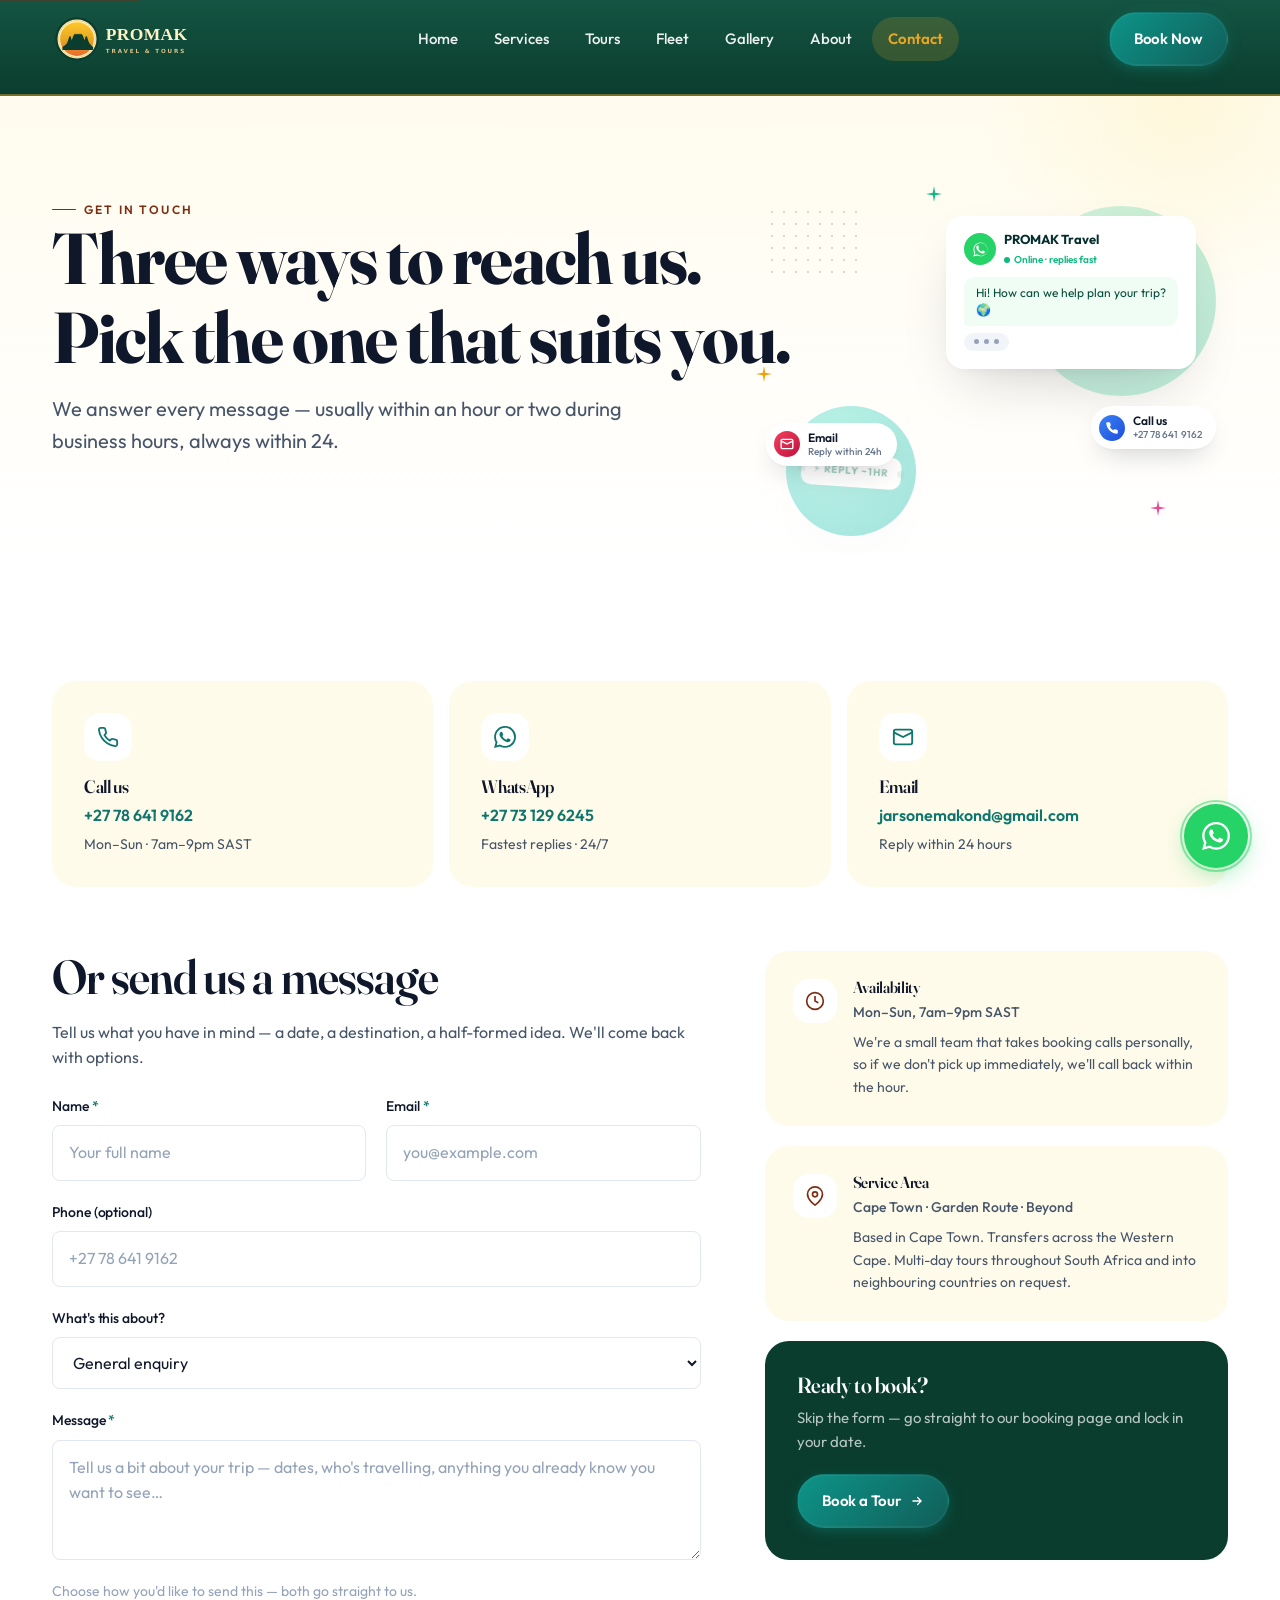
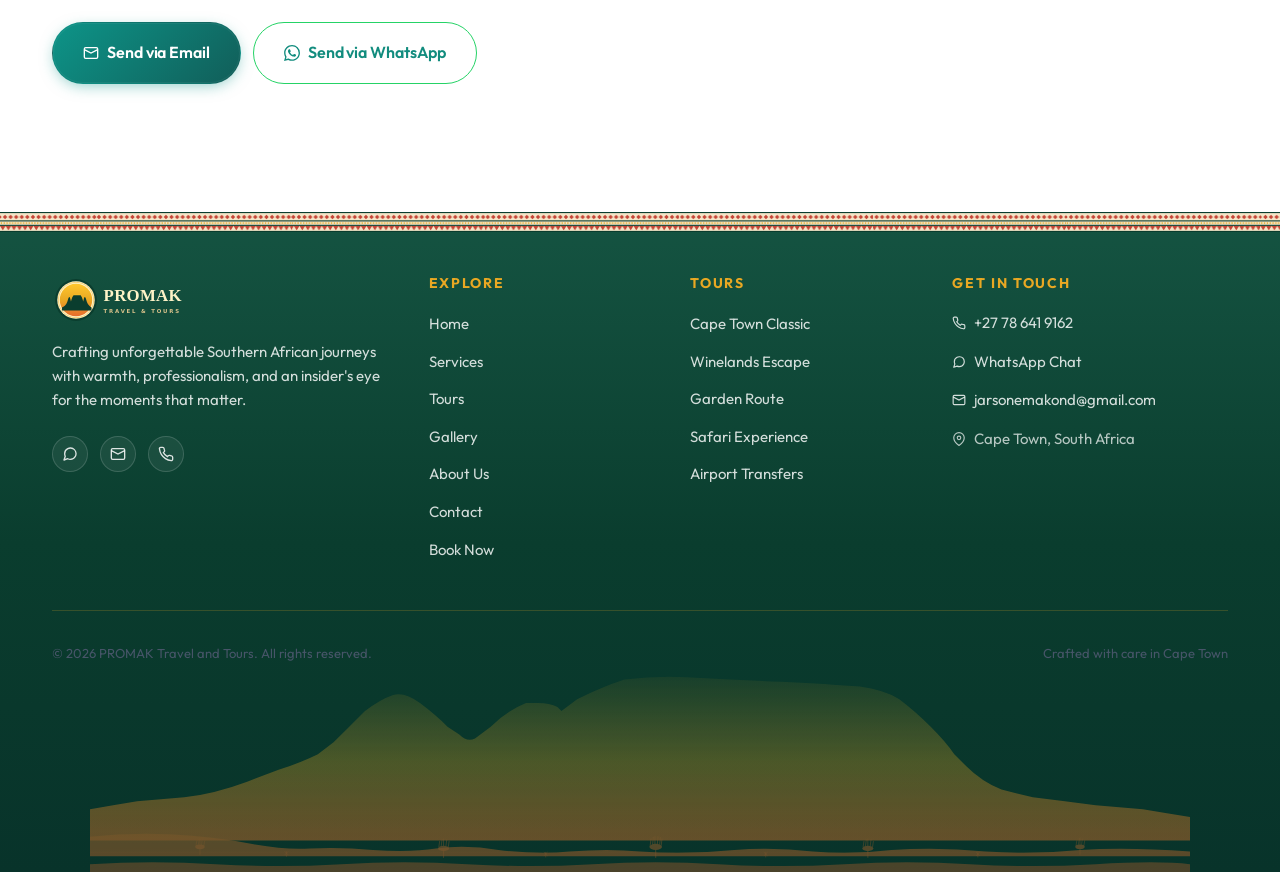
<file: contact.html>
<!DOCTYPE html>
<html lang="en">
<head>
  <meta charset="UTF-8" />
  <meta name="viewport" content="width=device-width, initial-scale=1.0" />
  <title>Contact | PROMAK Travel and Tours</title>
  <meta name="description" content="Get in touch with PROMAK Travel and Tours by phone, WhatsApp, or email. We respond within 24 hours, usually much sooner." />
  <meta property="og:title" content="Contact | PROMAK Travel and Tours" />
  <meta property="og:description" content="Get in touch with PROMAK Travel and Tours by phone, WhatsApp, or email. We respond within 24 hours, usually much sooner." />
  <meta property="og:image" content="images/og-mark.png" />
  <link rel="icon" href="images/favicon.svg" type="image/svg+xml" />
  <link rel="alternate icon" href="images/favicon.ico" />
  <link rel="apple-touch-icon" href="images/apple-touch-icon.png" />
  <link rel="stylesheet" href="css/styles.css" />
</head>
<body class="">
  <div class="scroll-progress" aria-hidden="true"><div class="scroll-progress-bar"></div></div>

<!-- Site Header -->
<a href="#main" class="skip-link">Skip to content</a>
<header class="site-header is-solid">
  <div class="container">
    <div class="nav">
      <a href="index.html" class="nav-logo" aria-label="PROMAK Travel and Tours">
        <img src="images/logo-white.svg" alt="PROMAK Travel and Tours" />
      </a>
      <nav class="nav-menu" aria-label="Primary">
        <a href="index.html">Home</a>
        <a href="services.html">Services</a>
        <a href="tours.html">Tours</a>
        <a href="fleet.html">Fleet</a>
        <a href="gallery.html">Gallery</a>
        <a href="about.html">About</a>
        <a href="contact.html">Contact</a>
      </nav>
      <div class="nav-cta">
        <a href="book.html" class="btn btn-primary">Book Now</a>
      </div>
      <button class="nav-toggle" aria-label="Toggle menu" aria-expanded="false" aria-controls="mobile-menu">
          <span class="bar"></span>
          <span class="bar"></span>
          <span class="bar"></span>
        </button>
    </div>
  </div>
</header>

<div class="mobile-menu" id="mobile-menu" aria-label="Mobile navigation">
  <nav>
    <a href="index.html">Home</a>
    <a href="services.html">Services</a>
    <a href="tours.html">Tours</a>
        <a href="fleet.html">Fleet</a>
        <a href="gallery.html">Gallery</a>
    <a href="about.html">About</a>
    <a href="contact.html">Contact</a>
  </nav>
  <div class="mobile-actions">
    <a href="book.html" class="btn btn-primary btn-lg">Book Your Journey</a>
    <a href="https://wa.me/27731296245" target="_blank" rel="noopener" class="btn btn-outline btn-lg">Chat on WhatsApp</a>
  </div>
  <div class="mobile-contact">
    <a href="tel:+27786419162"><svg width="14" height="14" viewBox="0 0 24 24" fill="none" stroke="currentColor" stroke-width="2"><path d="M22 16.92v3a2 2 0 0 1-2.18 2 19.79 19.79 0 0 1-8.63-3.07 19.5 19.5 0 0 1-6-6 19.79 19.79 0 0 1-3.07-8.67A2 2 0 0 1 4.11 2h3a2 2 0 0 1 2 1.72 12.84 12.84 0 0 0 .7 2.81 2 2 0 0 1-.45 2.11L8.09 9.91a16 16 0 0 0 6 6l1.27-1.27a2 2 0 0 1 2.11-.45 12.84 12.84 0 0 0 2.81.7A2 2 0 0 1 22 16.92z"/></svg>+27 78 641 9162</a>
    <a href="mailto:jarsonemakond@gmail.com"><svg width="14" height="14" viewBox="0 0 24 24" fill="none" stroke="currentColor" stroke-width="2"><rect x="2" y="4" width="20" height="16" rx="2"/><path d="m22 7-10 5L2 7"/></svg>jarsonemakond@gmail.com</a>
  </div>
</div>


<main id="main">

<section class="page-header">
  <div class="container">
    <div class="page-header-decor decor-contact" aria-hidden="true">
      <div class="dec-blob blob-1"></div>
      <div class="dec-blob blob-2">
        <div class="dec-tag tag-reply">⚡ Reply ~1hr</div>
      </div>
      <div class="dec-dots dots-1"></div>

      <div class="dec-card card-main">
        <div class="head">
          <div class="wa"><svg viewBox="0 0 24 24" fill="currentColor"><path d="M17.5 14.4c-.3-.1-1.8-.9-2-1-.3-.1-.5-.1-.7.1l-.9 1.2c-.2.2-.3.2-.6.1-.3-.1-1.3-.5-2.4-1.5-.9-.8-1.5-1.8-1.7-2.1-.2-.3 0-.5.1-.6.1-.1.3-.3.4-.5.1-.2.2-.3.3-.5.1-.2 0-.4 0-.5-.1-.2-.7-1.6-.9-2.2-.2-.6-.5-.5-.7-.5h-.6c-.2 0-.5.1-.8.4s-1 1-1 2.5 1.1 2.9 1.2 3.1c.1.2 2.1 3.2 5.1 4.5.7.3 1.3.5 1.7.6.7.2 1.4.2 1.9.1.6-.1 1.8-.7 2-1.4.2-.7.2-1.3.2-1.4-.1-.1-.3-.2-.6-.4z M12 2C6.5 2 2 6.5 2 12c0 1.7.4 3.3 1.2 4.7L2 22l5.5-1.4c1.4.7 2.9 1.1 4.5 1.1 5.5 0 10-4.5 10-10S17.5 2 12 2zm0 18c-1.5 0-3-.4-4.3-1.1l-.3-.2-3.7 1 1-3.6-.2-.4C3.7 14.4 3.3 13 3.3 12 3.3 6.9 7.4 2.8 12.5 2.8s9.2 4.1 9.2 9.2-4.1 9-9.7 9z"/></svg></div>
          <div class="info"><b>PROMAK Travel</b><small>Online · replies fast</small></div>
        </div>
        <div class="bubble">Hi! How can we help plan your trip? 🌍</div>
        <div class="typing"><i></i><i></i><i></i></div>
      </div>

      <div class="dec-pill pill-call">
        <div class="ico"><svg width="14" height="14" viewBox="0 0 24 24" fill="currentColor"><path d="M22 16.92v3a2 2 0 0 1-2.18 2 19.79 19.79 0 0 1-8.63-3.07 19.5 19.5 0 0 1-6-6 19.79 19.79 0 0 1-3.07-8.67A2 2 0 0 1 4.11 2h3a2 2 0 0 1 2 1.72 12.84 12.84 0 0 0 .7 2.81 2 2 0 0 1-.45 2.11L8.09 9.91a16 16 0 0 0 6 6l1.27-1.27a2 2 0 0 1 2.11-.45 12.84 12.84 0 0 0 2.81.7A2 2 0 0 1 22 16.92z"/></svg></div>
        <div>Call us<small>+27 78 641 9162</small></div>
      </div>

      <div class="dec-pill pill-mail">
        <div class="ico"><svg width="14" height="14" viewBox="0 0 24 24" fill="none" stroke="currentColor" stroke-width="2.4"><rect x="2" y="4" width="20" height="16" rx="2"/><path d="m22 7-10 5L2 7"/></svg></div>
        <div>Email<small>Reply within 24h</small></div>
      </div>

      <span class="dec-spark spark-1"><svg viewBox="0 0 20 20" fill="currentColor"><path d="M10 0 L11.5 8.5 L20 10 L11.5 11.5 L10 20 L8.5 11.5 L0 10 L8.5 8.5 Z"/></svg></span>
      <span class="dec-spark spark-2"><svg viewBox="0 0 20 20" fill="currentColor"><path d="M10 0 L11.5 8.5 L20 10 L11.5 11.5 L10 20 L8.5 11.5 L0 10 L8.5 8.5 Z"/></svg></span>
      <span class="dec-spark spark-3"><svg viewBox="0 0 20 20" fill="currentColor"><path d="M10 0 L11.5 8.5 L20 10 L11.5 11.5 L10 20 L8.5 11.5 L0 10 L8.5 8.5 Z"/></svg></span>
    </div>
    <div class="page-header-content reveal">
      <span class="eyebrow">Get in Touch</span>
      <h1 class="text-balance">Three ways to reach us. Pick the one that suits you.</h1>
      <p class="lead">We answer every message — usually within an hour or two during business hours, always within 24.</p>
    </div>
  </div>
</section>

<section class="section">
  <div class="container">
    <div class="contact-cards reveal-stagger">
      <a href="tel:+27786419162" class="contact-card">
        <div class="contact-icon">
          <svg width="22" height="22" viewBox="0 0 24 24" fill="none" stroke="currentColor" stroke-width="2" stroke-linecap="round" stroke-linejoin="round"><path d="M22 16.92v3a2 2 0 0 1-2.18 2 19.79 19.79 0 0 1-8.63-3.07 19.5 19.5 0 0 1-6-6 19.79 19.79 0 0 1-3.07-8.67A2 2 0 0 1 4.11 2h3a2 2 0 0 1 2 1.72 12.84 12.84 0 0 0 .7 2.81 2 2 0 0 1-.45 2.11L8.09 9.91a16 16 0 0 0 6 6l1.27-1.27a2 2 0 0 1 2.11-.45 12.84 12.84 0 0 0 2.81.7A2 2 0 0 1 22 16.92z"/></svg>
        </div>
        <h3>Call us</h3>
        <div class="contact-value">+27 78 641 9162</div>
        <div class="contact-meta">Mon–Sun · 7am–9pm SAST</div>
      </a>
      <a href="https://wa.me/27731296245?text=Hi%20PROMAK%2C%20I%27d%20like%20to%20enquire%20about%20a%20tour." target="_blank" rel="noopener" class="contact-card">
        <div class="contact-icon">
          <svg width="22" height="22" viewBox="0 0 24 24" fill="currentColor"><path d="M17.472 14.382c-.297-.149-1.758-.867-2.03-.967-.273-.099-.471-.148-.67.15-.197.297-.767.966-.94 1.164-.173.199-.347.223-.644.075-.297-.15-1.255-.463-2.39-1.475-.883-.788-1.48-1.761-1.653-2.059-.173-.297-.018-.458.13-.606.134-.133.298-.347.446-.52.149-.174.198-.298.298-.497.099-.198.05-.371-.025-.52-.075-.149-.669-1.612-.916-2.207-.242-.579-.487-.5-.669-.51-.173-.008-.371-.01-.57-.01-.198 0-.52.074-.792.372-.272.297-1.04 1.016-1.04 2.479 0 1.462 1.065 2.875 1.213 3.074.149.198 2.096 3.2 5.077 4.487.709.306 1.262.489 1.694.625.712.227 1.36.195 1.871.118.571-.085 1.758-.719 2.006-1.413.248-.694.248-1.289.173-1.413-.074-.124-.272-.198-.57-.347m-5.421 7.403h-.004a9.87 9.87 0 0 1-5.031-1.378l-.361-.214-3.741.982.998-3.648-.235-.374a9.86 9.86 0 0 1-1.51-5.26c.001-5.45 4.436-9.884 9.888-9.884 2.64 0 5.122 1.03 6.988 2.898a9.825 9.825 0 0 1 2.893 6.994c-.003 5.45-4.437 9.884-9.885 9.884m8.413-18.297A11.815 11.815 0 0 0 12.05 0C5.495 0 .16 5.335.157 11.892c0 2.096.547 4.142 1.588 5.945L.057 24l6.305-1.654a11.882 11.882 0 0 0 5.683 1.448h.005c6.554 0 11.89-5.335 11.893-11.893A11.821 11.821 0 0 0 20.464 3.488"/></svg>
        </div>
        <h3>WhatsApp</h3>
        <div class="contact-value">+27 73 129 6245</div>
        <div class="contact-meta">Fastest replies · 24/7</div>
      </a>
      <a href="mailto:jarsonemakond@gmail.com" class="contact-card">
        <div class="contact-icon">
          <svg width="22" height="22" viewBox="0 0 24 24" fill="none" stroke="currentColor" stroke-width="2"><rect x="2" y="4" width="20" height="16" rx="2"/><path d="m22 7-10 5L2 7"/></svg>
        </div>
        <h3>Email</h3>
        <div class="contact-value">jarsonemakond@gmail.com</div>
        <div class="contact-meta">Reply within 24 hours</div>
      </a>
    </div>

    <div class="contact-grid reveal">
      <div>
        <h2 class="mb-2">Or send us a message</h2>
        <p class="mb-3">Tell us what you have in mind — a date, a destination, a half-formed idea. We'll come back with options.</p>
        <form data-form="contact" data-subject="New Contact Form Enquiry - PROMAK">
          <div class="form-row">
            <div class="form-group">
              <label for="c-name">Name <span class="req">*</span></label>
              <input id="c-name" name="name" type="text" class="form-control" required placeholder="Your full name" />
              <div class="form-error">Please enter your name</div>
            </div>
            <div class="form-group">
              <label for="c-email">Email <span class="req">*</span></label>
              <input id="c-email" name="email" type="email" class="form-control" required placeholder="you@example.com" />
              <div class="form-error">Please enter a valid email</div>
            </div>
          </div>
          <div class="form-group">
            <label for="c-phone">Phone (optional)</label>
            <input id="c-phone" name="phone" type="tel" class="form-control" placeholder="+27 78 641 9162" />
          </div>
          <div class="form-group">
            <label for="c-subject">What's this about?</label>
            <select id="c-subject" name="topic" class="form-control">
              <option>General enquiry</option>
              <option>Tour booking</option>
              <option>Airport transfer</option>
              <option>Custom itinerary</option>
              <option>Group / corporate</option>
              <option>Something else</option>
            </select>
          </div>
          <div class="form-group">
            <label for="c-message">Message <span class="req">*</span></label>
            <textarea id="c-message" name="message" class="form-control" required placeholder="Tell us a bit about your trip — dates, who's travelling, anything you already know you want to see…"></textarea>
            <div class="form-error">Please enter a message</div>
          </div>
          <div class="form-success">
            <strong>Almost there — your message is ready.</strong><br />
            Your email or WhatsApp app should have just opened with everything filled in. Just hit send and we'll be in touch within 24 hours.
          </div>
          <p style="font-size:.875rem;color:var(--text-light);margin-bottom:1.25rem">
            Choose how you'd like to send this — both go straight to us.
          </p>
          <div style="display:flex;flex-wrap:wrap;gap:.75rem">
            <button type="submit" class="btn btn-primary btn-lg">
              <svg width="16" height="16" viewBox="0 0 24 24" fill="none" stroke="currentColor" stroke-width="2"><rect x="2" y="4" width="20" height="16" rx="2"/><path d="m22 7-10 5L2 7"/></svg>
              Send via Email
            </button>
            <button type="button" data-action="whatsapp" class="btn btn-outline btn-lg" style="border-color:#25D366;color:#128C7E">
              <svg width="16" height="16" viewBox="0 0 24 24" fill="currentColor"><path d="M17.472 14.382c-.297-.149-1.758-.867-2.03-.967-.273-.099-.471-.148-.67.15-.197.297-.767.966-.94 1.164-.173.199-.347.223-.644.075-.297-.15-1.255-.463-2.39-1.475-.883-.788-1.48-1.761-1.653-2.059-.173-.297-.018-.458.13-.606.134-.133.298-.347.446-.52.149-.174.198-.298.298-.497.099-.198.05-.371-.025-.52-.075-.149-.669-1.612-.916-2.207-.242-.579-.487-.5-.669-.51-.173-.008-.371-.01-.57-.01-.198 0-.52.074-.792.372-.272.297-1.04 1.016-1.04 2.479 0 1.462 1.065 2.875 1.213 3.074.149.198 2.096 3.2 5.077 4.487.709.306 1.262.489 1.694.625.712.227 1.36.195 1.871.118.571-.085 1.758-.719 2.006-1.413.248-.694.248-1.289.173-1.413-.074-.124-.272-.198-.57-.347m-5.421 7.403h-.004a9.87 9.87 0 0 1-5.031-1.378l-.361-.214-3.741.982.998-3.648-.235-.374a9.86 9.86 0 0 1-1.51-5.26c.001-5.45 4.436-9.884 9.888-9.884 2.64 0 5.122 1.03 6.988 2.898a9.825 9.825 0 0 1 2.893 6.994c-.003 5.45-4.437 9.884-9.885 9.884m8.413-18.297A11.815 11.815 0 0 0 12.05 0C5.495 0 .16 5.335.157 11.892c0 2.096.547 4.142 1.588 5.945L.057 24l6.305-1.654a11.882 11.882 0 0 0 5.683 1.448h.005c6.554 0 11.89-5.335 11.893-11.893A11.821 11.821 0 0 0 20.464 3.488"/></svg>
              Send via WhatsApp
            </button>
          </div>
        </form>
      </div>
      <aside class="contact-aside">
        <div class="info-card">
          <div class="info-icon">
            <svg width="20" height="20" viewBox="0 0 24 24" fill="none" stroke="currentColor" stroke-width="2"><circle cx="12" cy="12" r="10"/><path d="M12 6v6l4 2"/></svg>
          </div>
          <div>
            <h4>Availability</h4>
            <div class="meta">Mon–Sun, 7am–9pm SAST</div>
            <p>We're a small team that takes booking calls personally, so if we don't pick up immediately, we'll call back within the hour.</p>
          </div>
        </div>
        <div class="info-card">
          <div class="info-icon">
            <svg width="20" height="20" viewBox="0 0 24 24" fill="none" stroke="currentColor" stroke-width="2"><path d="M21 10c0 7-9 13-9 13s-9-6-9-13a9 9 0 0 1 18 0z"/><circle cx="12" cy="10" r="3"/></svg>
          </div>
          <div>
            <h4>Service Area</h4>
            <div class="meta">Cape Town · Garden Route · Beyond</div>
            <p>Based in Cape Town. Transfers across the Western Cape. Multi-day tours throughout South Africa and into neighbouring countries on request.</p>
          </div>
        </div>
        <div class="contact-cta-card">
          <h4>Ready to book?</h4>
          <p>Skip the form — go straight to our booking page and lock in your date.</p>
          <a href="book.html" class="btn btn-primary">Book a Tour
            <svg class="arrow" width="14" height="14" viewBox="0 0 24 24" fill="none" stroke="currentColor" stroke-width="2.2" stroke-linecap="round"><path d="M5 12h14M13 6l6 6-6 6"/></svg>
          </a>
        </div>
      </aside>
    </div>
  </div>
</section>

</main>

<footer class="site-footer">
  <div class="container">
    <div class="footer-grid">
      <div class="footer-brand">
        <img src="images/logo-white.svg" alt="PROMAK Travel and Tours" />
        <p>Crafting unforgettable Southern African journeys with warmth, professionalism, and an insider's eye for the moments that matter.</p>
        <div class="footer-social mt-3">
          <a href="https://wa.me/27731296245" target="_blank" rel="noopener" aria-label="WhatsApp">
            <svg width="16" height="16" viewBox="0 0 24 24" fill="none" stroke="currentColor" stroke-width="2" stroke-linecap="round" stroke-linejoin="round"><path d="M21 11.5a8.38 8.38 0 0 1-.9 3.8 8.5 8.5 0 0 1-7.6 4.7 8.38 8.38 0 0 1-3.8-.9L3 21l1.9-5.7a8.38 8.38 0 0 1-.9-3.8 8.5 8.5 0 0 1 4.7-7.6 8.38 8.38 0 0 1 3.8-.9h.5a8.48 8.48 0 0 1 8 8v.5z"/></svg>
          </a>
          <a href="mailto:jarsonemakond@gmail.com" aria-label="Email">
            <svg width="16" height="16" viewBox="0 0 24 24" fill="none" stroke="currentColor" stroke-width="2"><rect x="2" y="4" width="20" height="16" rx="2"/><path d="m22 7-10 5L2 7"/></svg>
          </a>
          <a href="tel:+27786419162" aria-label="Phone">
            <svg width="16" height="16" viewBox="0 0 24 24" fill="none" stroke="currentColor" stroke-width="2"><path d="M22 16.92v3a2 2 0 0 1-2.18 2 19.79 19.79 0 0 1-8.63-3.07 19.5 19.5 0 0 1-6-6 19.79 19.79 0 0 1-3.07-8.67A2 2 0 0 1 4.11 2h3a2 2 0 0 1 2 1.72 12.84 12.84 0 0 0 .7 2.81 2 2 0 0 1-.45 2.11L8.09 9.91a16 16 0 0 0 6 6l1.27-1.27a2 2 0 0 1 2.11-.45 12.84 12.84 0 0 0 2.81.7A2 2 0 0 1 22 16.92z"/></svg>
          </a>
        </div>
      </div>
      <div class="footer-col">
        <h4>Explore</h4>
        <ul>
          <li><a href="index.html">Home</a></li>
          <li><a href="services.html">Services</a></li>
          <li><a href="tours.html">Tours</a></li>
          <li><a href="gallery.html">Gallery</a></li>
          <li><a href="about.html">About Us</a></li>
          <li><a href="contact.html">Contact</a></li>
          <li><a href="book.html">Book Now</a></li>
        </ul>
      </div>
      <div class="footer-col">
        <h4>Tours</h4>
        <ul>
          <li><a href="tours.html#cape-classic">Cape Town Classic</a></li>
          <li><a href="tours.html#winelands">Winelands Escape</a></li>
          <li><a href="tours.html#garden-route">Garden Route</a></li>
          <li><a href="tours.html#safari">Safari Experience</a></li>
          <li><a href="services.html#airport">Airport Transfers</a></li>
        </ul>
      </div>
      <div class="footer-col">
        <h4>Get In Touch</h4>
        <ul>
          <li><a href="tel:+27786419162"><svg width="14" height="14" viewBox="0 0 24 24" fill="none" stroke="currentColor" stroke-width="2"><path d="M22 16.92v3a2 2 0 0 1-2.18 2 19.79 19.79 0 0 1-8.63-3.07 19.5 19.5 0 0 1-6-6 19.79 19.79 0 0 1-3.07-8.67A2 2 0 0 1 4.11 2h3a2 2 0 0 1 2 1.72 12.84 12.84 0 0 0 .7 2.81 2 2 0 0 1-.45 2.11L8.09 9.91a16 16 0 0 0 6 6l1.27-1.27a2 2 0 0 1 2.11-.45 12.84 12.84 0 0 0 2.81.7A2 2 0 0 1 22 16.92z"/></svg>+27 78 641 9162</a></li>
          <li><a href="https://wa.me/27731296245" target="_blank" rel="noopener"><svg width="14" height="14" viewBox="0 0 24 24" fill="none" stroke="currentColor" stroke-width="2" stroke-linecap="round" stroke-linejoin="round"><path d="M21 11.5a8.38 8.38 0 0 1-.9 3.8 8.5 8.5 0 0 1-7.6 4.7 8.38 8.38 0 0 1-3.8-.9L3 21l1.9-5.7a8.38 8.38 0 0 1-.9-3.8 8.5 8.5 0 0 1 4.7-7.6 8.38 8.38 0 0 1 3.8-.9h.5a8.48 8.48 0 0 1 8 8v.5z"/></svg>WhatsApp Chat</a></li>
          <li><a href="mailto:jarsonemakond@gmail.com"><svg width="14" height="14" viewBox="0 0 24 24" fill="none" stroke="currentColor" stroke-width="2"><rect x="2" y="4" width="20" height="16" rx="2"/><path d="m22 7-10 5L2 7"/></svg>jarsonemakond@gmail.com</a></li>
          <li><span style="display:inline-flex;align-items:center;gap:.5rem;font-size:.9375rem;color:rgba(255,255,255,.7)"><svg width="14" height="14" viewBox="0 0 24 24" fill="none" stroke="currentColor" stroke-width="2"><path d="M21 10c0 7-9 13-9 13s-9-6-9-13a9 9 0 0 1 18 0z"/><circle cx="12" cy="10" r="3"/></svg>Cape Town, South Africa</span></li>
        </ul>
      </div>
    </div>
    <div class="footer-bottom">
      <p>© <span data-year>2026</span> PROMAK Travel and Tours. All rights reserved.</p>
      <p>Crafted with care in Cape Town</p>
    </div>
  </div>
</footer>

<a href="https://wa.me/27731296245?text=Hi%20PROMAK%2C%20I%27d%20like%20to%20enquire%20about%20a%20tour." target="_blank" rel="noopener" class="whatsapp-fab" aria-label="Chat on WhatsApp">
  <svg width="28" height="28" viewBox="0 0 24 24" fill="currentColor"><path d="M17.472 14.382c-.297-.149-1.758-.867-2.03-.967-.273-.099-.471-.148-.67.15-.197.297-.767.966-.94 1.164-.173.199-.347.223-.644.075-.297-.15-1.255-.463-2.39-1.475-.883-.788-1.48-1.761-1.653-2.059-.173-.297-.018-.458.13-.606.134-.133.298-.347.446-.52.149-.174.198-.298.298-.497.099-.198.05-.371-.025-.52-.075-.149-.669-1.612-.916-2.207-.242-.579-.487-.5-.669-.51-.173-.008-.371-.01-.57-.01-.198 0-.52.074-.792.372-.272.297-1.04 1.016-1.04 2.479 0 1.462 1.065 2.875 1.213 3.074.149.198 2.096 3.2 5.077 4.487.709.306 1.262.489 1.694.625.712.227 1.36.195 1.871.118.571-.085 1.758-.719 2.006-1.413.248-.694.248-1.289.173-1.413-.074-.124-.272-.198-.57-.347m-5.421 7.403h-.004a9.87 9.87 0 0 1-5.031-1.378l-.361-.214-3.741.982.998-3.648-.235-.374a9.86 9.86 0 0 1-1.51-5.26c.001-5.45 4.436-9.884 9.888-9.884 2.64 0 5.122 1.03 6.988 2.898a9.825 9.825 0 0 1 2.893 6.994c-.003 5.45-4.437 9.884-9.885 9.884m8.413-18.297A11.815 11.815 0 0 0 12.05 0C5.495 0 .16 5.335.157 11.892c0 2.096.547 4.142 1.588 5.945L.057 24l6.305-1.654a11.882 11.882 0 0 0 5.683 1.448h.005c6.554 0 11.89-5.335 11.893-11.893A11.821 11.821 0 0 0 20.464 3.488"/></svg>
</a>

<script src="js/main.js"></script>


</body>
</html>
</file>
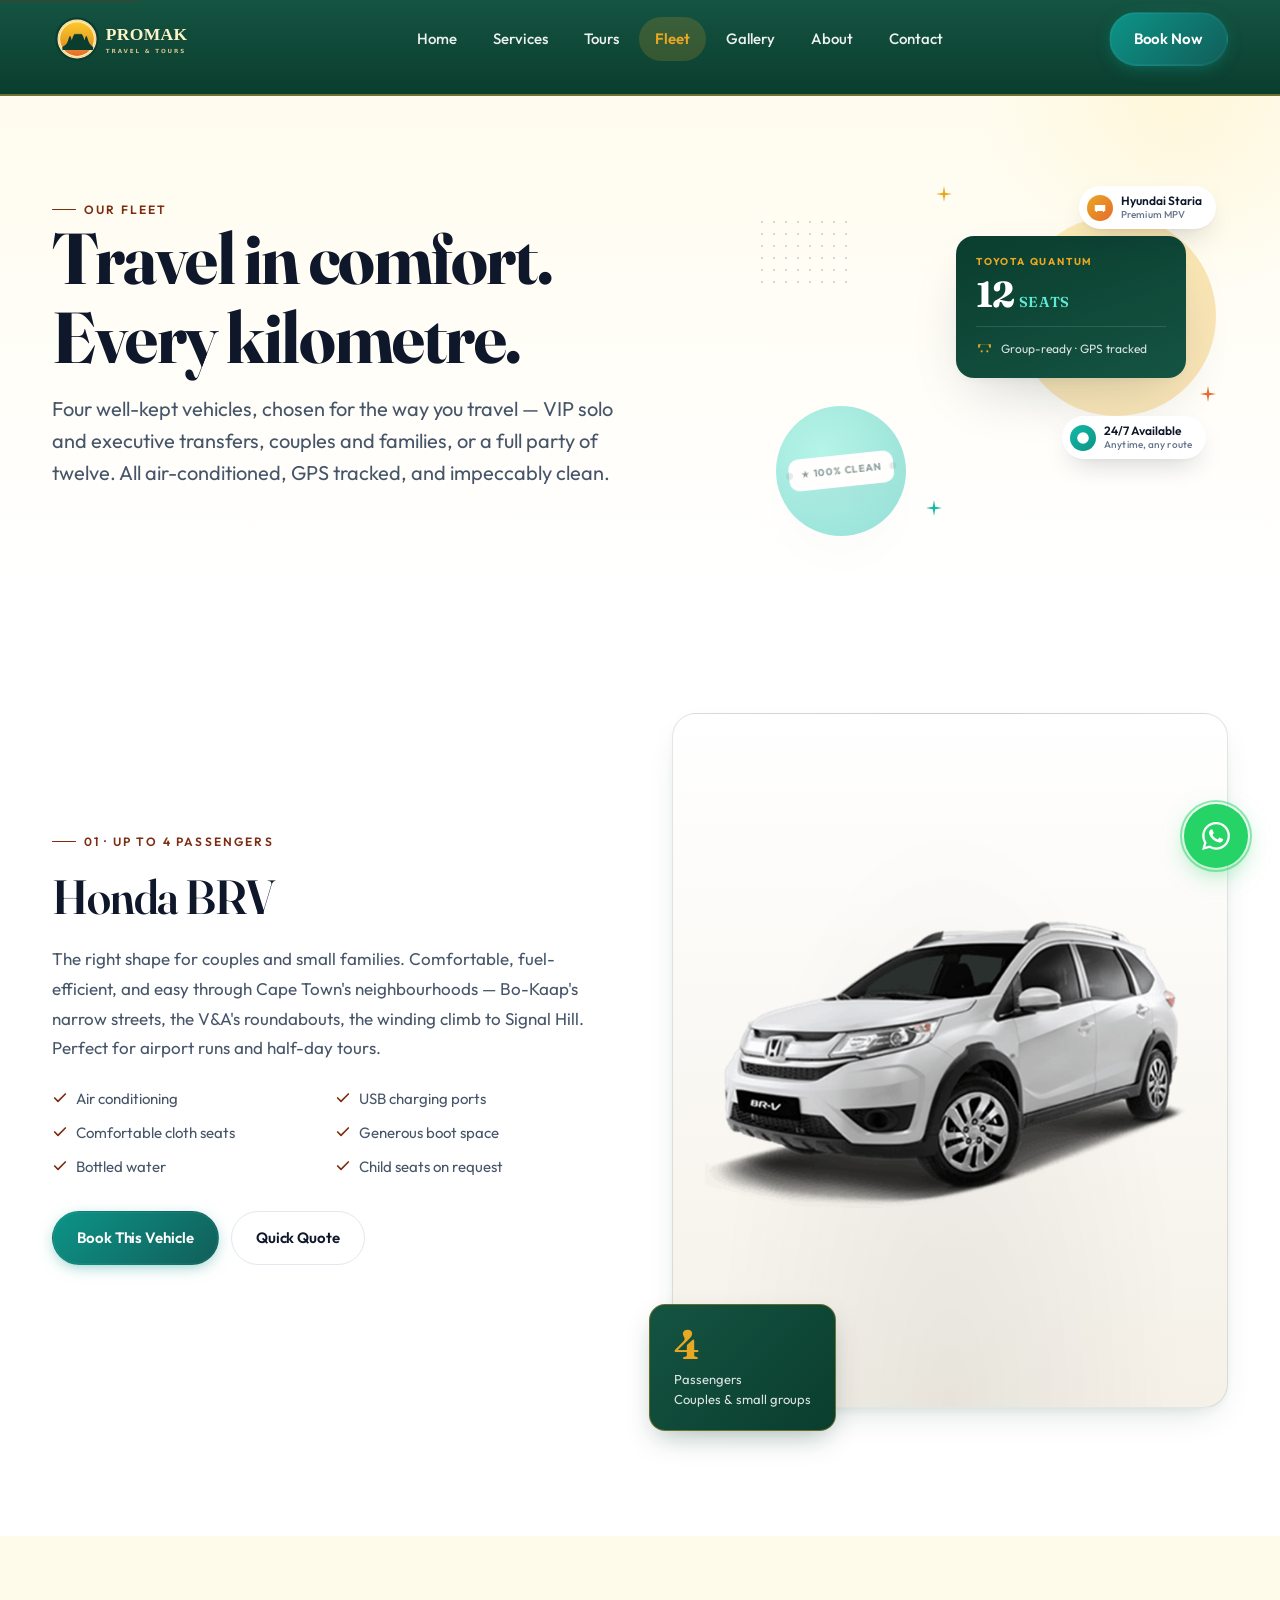
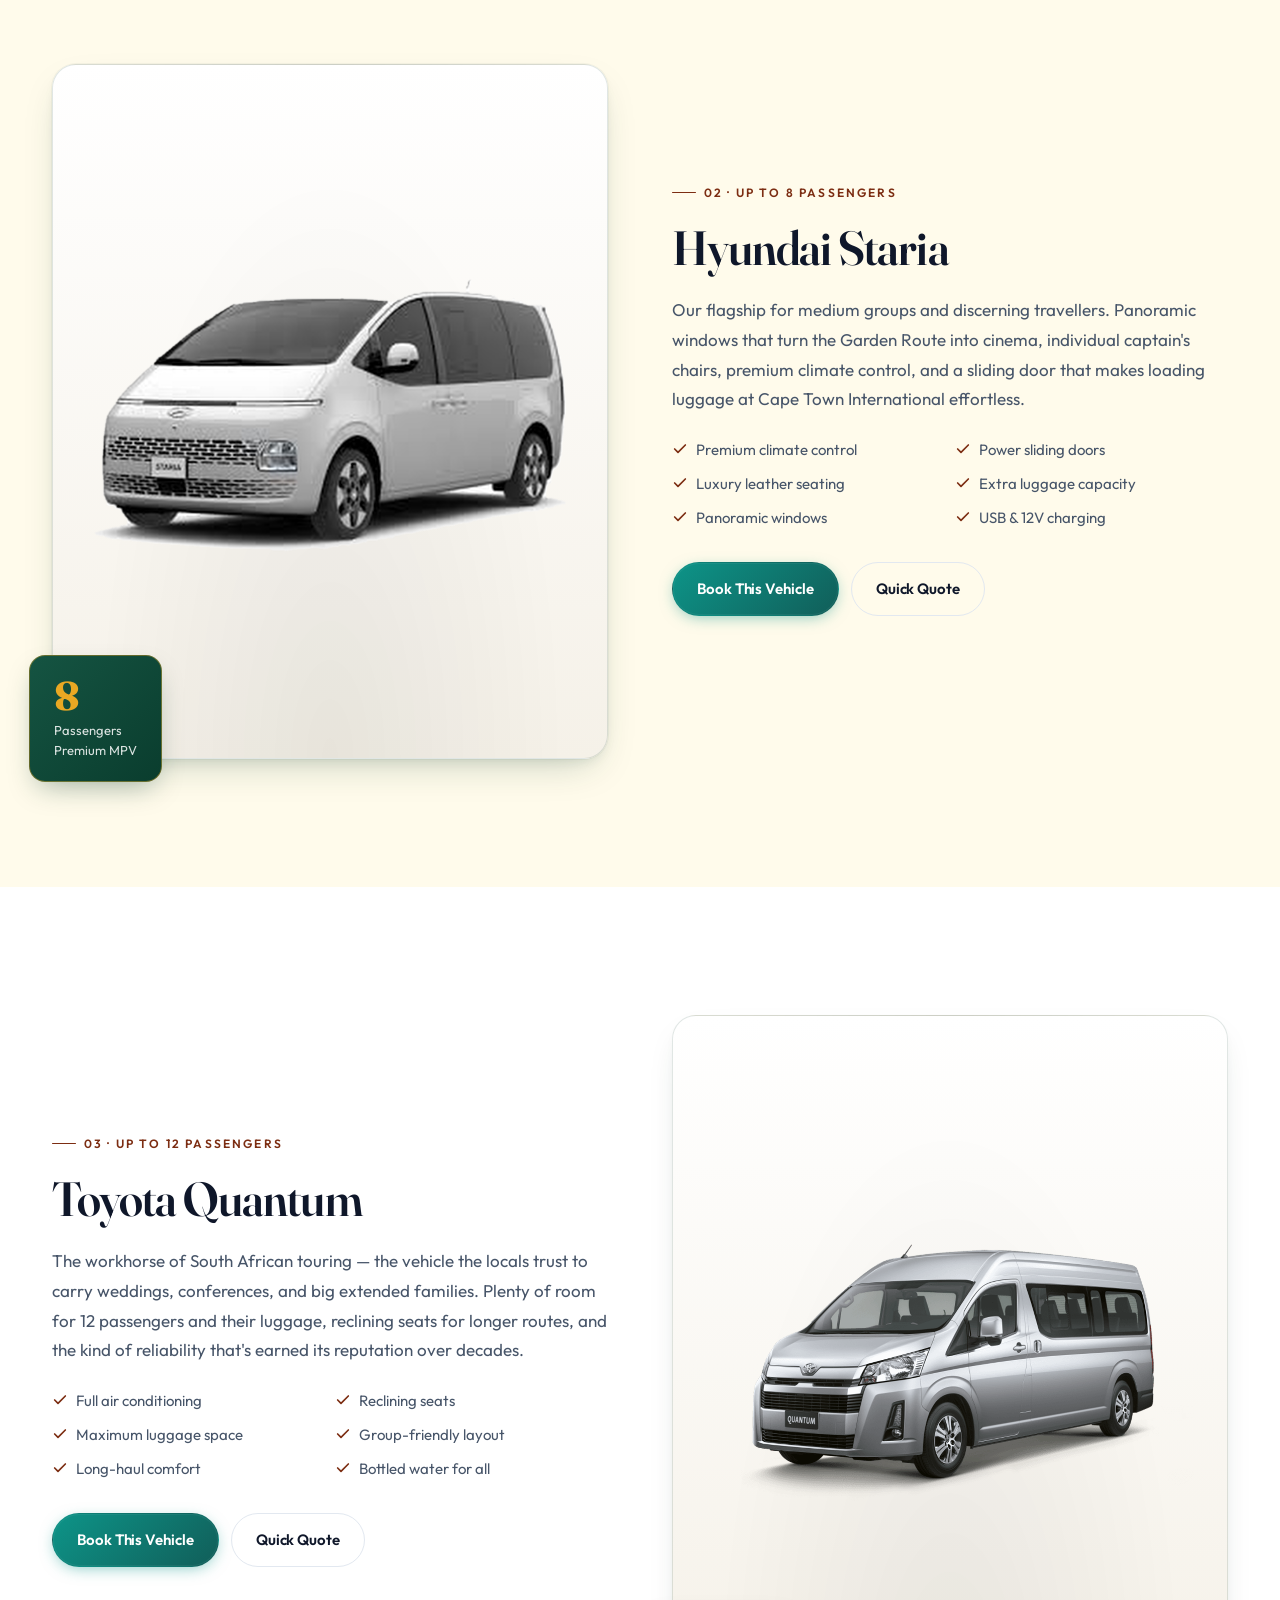
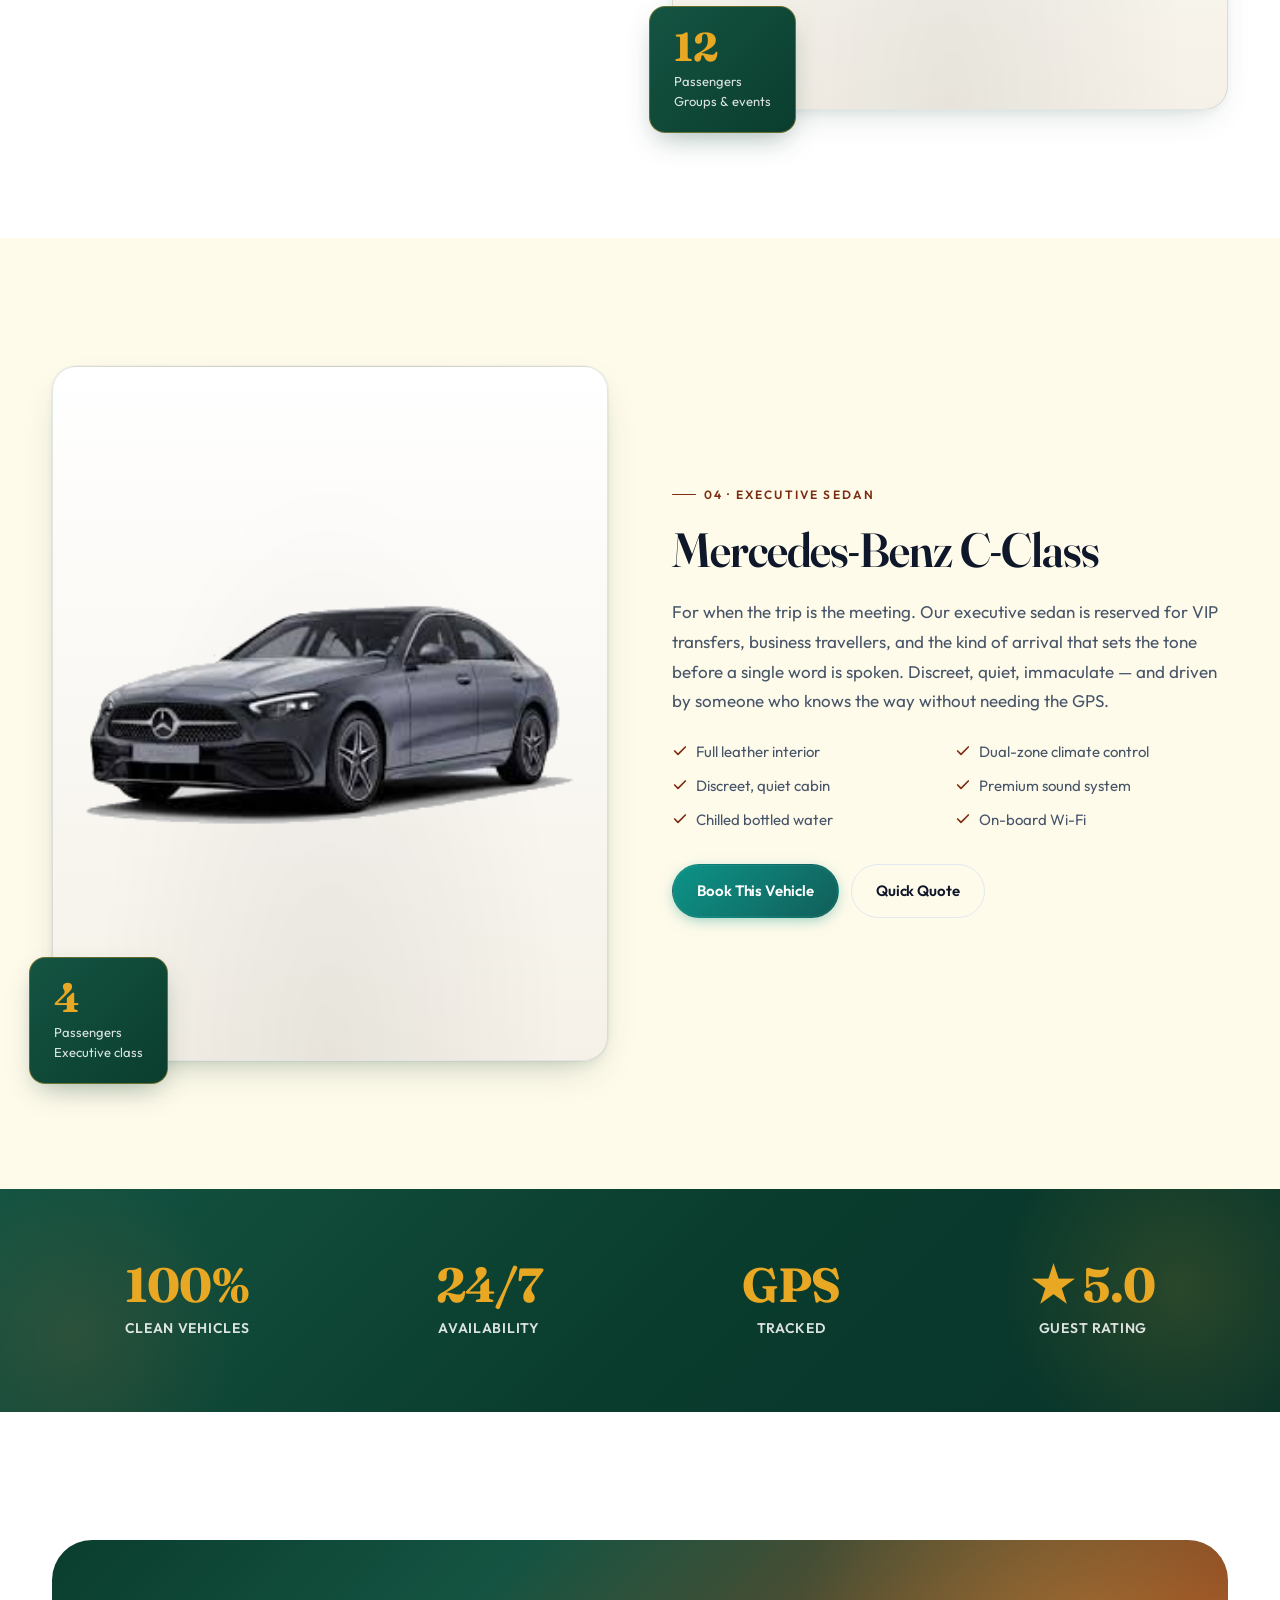
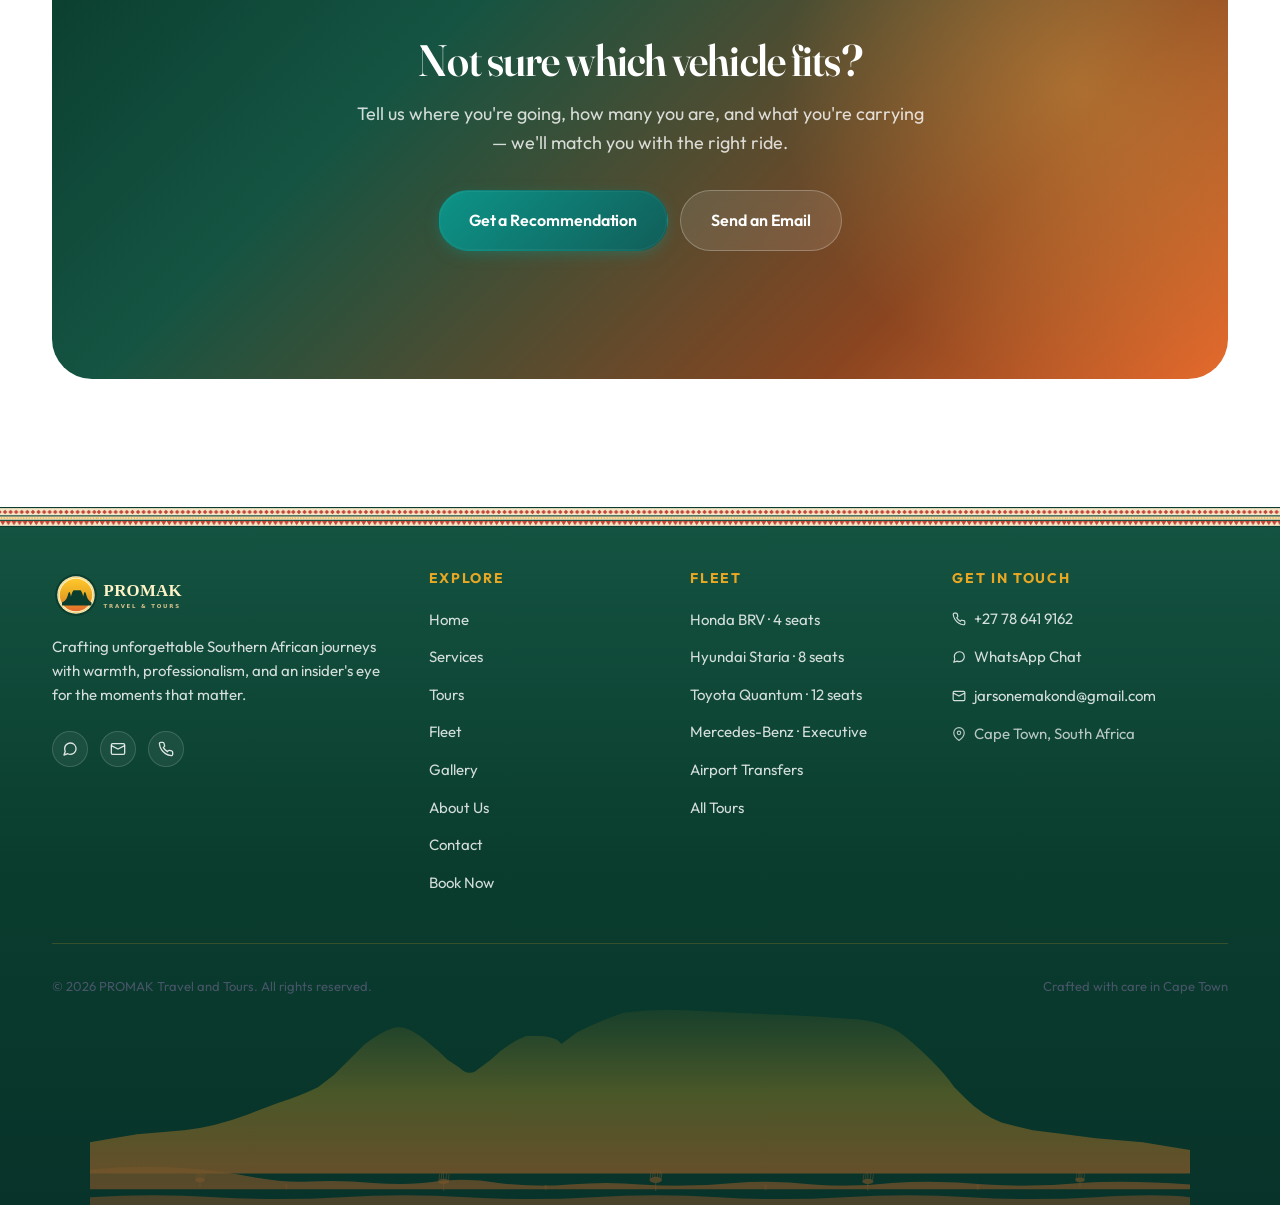
<file: fleet.html>
<!DOCTYPE html>
<html lang="en">
<head>
  <meta charset="UTF-8" />
  <meta name="viewport" content="width=device-width, initial-scale=1.0" />
  <title>Our Fleet | PROMAK Travel and Tours</title>
  <meta name="description" content="Travel in comfort with our range of well-maintained vehicles — Honda BRV, Hyundai Staria, and Toyota Quantum. Perfect for couples, families, and groups across Cape Town." />
  <meta property="og:title" content="Our Fleet | PROMAK Travel and Tours" />
  <meta property="og:description" content="Travel in comfort with our range of well-maintained vehicles — Honda BRV, Hyundai Staria, and Toyota Quantum." />
  <meta property="og:image" content="images/og-mark.png" />
  <link rel="icon" href="images/favicon.svg" type="image/svg+xml" />
  <link rel="alternate icon" href="images/favicon.ico" />
  <link rel="apple-touch-icon" href="images/apple-touch-icon.png" />
  <link rel="stylesheet" href="css/styles.css" />
</head>
<body class="">
  <div class="scroll-progress" aria-hidden="true"><div class="scroll-progress-bar"></div></div>

<!-- Site Header -->
<a href="#main" class="skip-link">Skip to content</a>
<header class="site-header is-solid">
  <div class="container">
    <div class="nav">
      <a href="index.html" class="nav-logo" aria-label="PROMAK Travel and Tours">
        <img src="images/logo-white.svg" alt="PROMAK Travel and Tours" />
      </a>
      <nav class="nav-menu" aria-label="Primary">
        <a href="index.html">Home</a>
        <a href="services.html">Services</a>
        <a href="tours.html">Tours</a>
        <a href="fleet.html" class="active">Fleet</a>
        <a href="gallery.html">Gallery</a>
        <a href="about.html">About</a>
        <a href="contact.html">Contact</a>
      </nav>
      <div class="nav-cta">
        <a href="book.html" class="btn btn-primary">Book Now</a>
      </div>
      <button class="nav-toggle" aria-label="Toggle menu" aria-expanded="false" aria-controls="mobile-menu">
          <span class="bar"></span>
          <span class="bar"></span>
          <span class="bar"></span>
        </button>
    </div>
  </div>
</header>

<div class="mobile-menu" id="mobile-menu" aria-label="Mobile navigation">
  <nav>
    <a href="index.html">Home</a>
    <a href="services.html">Services</a>
    <a href="tours.html">Tours</a>
    <a href="fleet.html">Fleet</a>
    <a href="gallery.html">Gallery</a>
    <a href="about.html">About</a>
    <a href="contact.html">Contact</a>
  </nav>
  <div class="mobile-actions">
    <a href="book.html" class="btn btn-primary btn-lg">Book Your Journey</a>
    <a href="https://wa.me/27731296245" target="_blank" rel="noopener" class="btn btn-outline btn-lg">Chat on WhatsApp</a>
  </div>
  <div class="mobile-contact">
    <a href="tel:+27786419162"><svg width="14" height="14" viewBox="0 0 24 24" fill="none" stroke="currentColor" stroke-width="2"><path d="M22 16.92v3a2 2 0 0 1-2.18 2 19.79 19.79 0 0 1-8.63-3.07 19.5 19.5 0 0 1-6-6 19.79 19.79 0 0 1-3.07-8.67A2 2 0 0 1 4.11 2h3a2 2 0 0 1 2 1.72 12.84 12.84 0 0 0 .7 2.81 2 2 0 0 1-.45 2.11L8.09 9.91a16 16 0 0 0 6 6l1.27-1.27a2 2 0 0 1 2.11-.45 12.84 12.84 0 0 0 2.81.7A2 2 0 0 1 22 16.92z"/></svg>+27 78 641 9162</a>
    <a href="mailto:jarsonemakond@gmail.com"><svg width="14" height="14" viewBox="0 0 24 24" fill="none" stroke="currentColor" stroke-width="2"><rect x="2" y="4" width="20" height="16" rx="2"/><path d="m22 7-10 5L2 7"/></svg>jarsonemakond@gmail.com</a>
  </div>
</div>


<main id="main">

<section class="page-header">
  <div class="container">
    <div class="page-header-decor decor-fleet" aria-hidden="true">
      <div class="dec-blob blob-1"></div>
      <div class="dec-blob blob-2">
        <div class="dec-tag tag-clean">★ 100% Clean</div>
      </div>
      <div class="dec-dots dots-1"></div>

      <div class="dec-card card-main">
        <div class="label">Toyota Quantum</div>
        <div class="big">12<small style="font-size:.4em;color:#5eead4;font-weight:600;letter-spacing:.05em;margin-left:.25rem">SEATS</small></div>
        <div class="row">
          <svg viewBox="0 0 24 24" fill="currentColor"><path d="M5 11l1.5-4.5h11L19 11M17.5 16a1.5 1.5 0 1 1-3 0 1.5 1.5 0 0 1 3 0m-8 0a1.5 1.5 0 1 1-3 0 1.5 1.5 0 0 1 3 0M3 6v5h18V6"/></svg>
          <span>Group-ready · GPS tracked</span>
        </div>
      </div>

      <div class="dec-pill pill-staria">
        <div class="ico"><svg width="14" height="14" viewBox="0 0 24 24" fill="currentColor"><path d="M3 17V7h18v10M5 17v2h2v-2m10 0v2h2v-2"/></svg></div>
        <div>Hyundai Staria<small>Premium MPV</small></div>
      </div>

      <div class="dec-pill pill-brv">
        <div class="ico"><svg width="14" height="14" viewBox="0 0 24 24" fill="currentColor"><circle cx="12" cy="12" r="10"/><path d="M12 6v6l4 2" stroke="#fff" stroke-width="2" fill="none"/></svg></div>
        <div>24/7 Available<small>Anytime, any route</small></div>
      </div>

      <span class="dec-spark spark-1"><svg viewBox="0 0 20 20" fill="currentColor"><path d="M10 0 L11.5 8.5 L20 10 L11.5 11.5 L10 20 L8.5 11.5 L0 10 L8.5 8.5 Z"/></svg></span>
      <span class="dec-spark spark-2"><svg viewBox="0 0 20 20" fill="currentColor"><path d="M10 0 L11.5 8.5 L20 10 L11.5 11.5 L10 20 L8.5 11.5 L0 10 L8.5 8.5 Z"/></svg></span>
      <span class="dec-spark spark-3"><svg viewBox="0 0 20 20" fill="currentColor"><path d="M10 0 L11.5 8.5 L20 10 L11.5 11.5 L10 20 L8.5 11.5 L0 10 L8.5 8.5 Z"/></svg></span>
    </div>
    <div class="page-header-content reveal">
      <span class="eyebrow">Our Fleet</span>
      <h1 class="text-balance">Travel in comfort. Every kilometre.</h1>
      <p class="lead">Four well-kept vehicles, chosen for the way you travel — VIP solo and executive transfers, couples and families, or a full party of twelve. All air-conditioned, GPS tracked, and impeccably clean.</p>
    </div>
  </div>
</section>

<!-- Honda BRV -->
<section class="section" id="honda-brv">
  <div class="container">
    <div class="story-grid reveal">
      <div class="story-content">
        <span class="eyebrow">01 · Up to 4 Passengers</span>
        <h2 class="text-balance">Honda BRV</h2>
        <p>The right shape for couples and small families. Comfortable, fuel-efficient, and easy through Cape Town's neighbourhoods — Bo-Kaap's narrow streets, the V&amp;A's roundabouts, the winding climb to Signal Hill. Perfect for airport runs and half-day tours.</p>
        <ul class="highlights" style="display:grid;grid-template-columns:1fr 1fr;gap:.625rem;margin-top:1.5rem;list-style:none;padding:0">
          <li style="display:flex;align-items:flex-start;gap:.5rem;font-size:.9375rem;color:var(--text-soft)"><svg style="flex-shrink:0;color:var(--primary);margin-top:3px" width="16" height="16" viewBox="0 0 24 24" fill="none" stroke="currentColor" stroke-width="2.5" stroke-linecap="round" stroke-linejoin="round"><polyline points="20 6 9 17 4 12"/></svg>Air conditioning</li>
          <li style="display:flex;align-items:flex-start;gap:.5rem;font-size:.9375rem;color:var(--text-soft)"><svg style="flex-shrink:0;color:var(--primary);margin-top:3px" width="16" height="16" viewBox="0 0 24 24" fill="none" stroke="currentColor" stroke-width="2.5" stroke-linecap="round" stroke-linejoin="round"><polyline points="20 6 9 17 4 12"/></svg>USB charging ports</li>
          <li style="display:flex;align-items:flex-start;gap:.5rem;font-size:.9375rem;color:var(--text-soft)"><svg style="flex-shrink:0;color:var(--primary);margin-top:3px" width="16" height="16" viewBox="0 0 24 24" fill="none" stroke="currentColor" stroke-width="2.5" stroke-linecap="round" stroke-linejoin="round"><polyline points="20 6 9 17 4 12"/></svg>Comfortable cloth seats</li>
          <li style="display:flex;align-items:flex-start;gap:.5rem;font-size:.9375rem;color:var(--text-soft)"><svg style="flex-shrink:0;color:var(--primary);margin-top:3px" width="16" height="16" viewBox="0 0 24 24" fill="none" stroke="currentColor" stroke-width="2.5" stroke-linecap="round" stroke-linejoin="round"><polyline points="20 6 9 17 4 12"/></svg>Generous boot space</li>
          <li style="display:flex;align-items:flex-start;gap:.5rem;font-size:.9375rem;color:var(--text-soft)"><svg style="flex-shrink:0;color:var(--primary);margin-top:3px" width="16" height="16" viewBox="0 0 24 24" fill="none" stroke="currentColor" stroke-width="2.5" stroke-linecap="round" stroke-linejoin="round"><polyline points="20 6 9 17 4 12"/></svg>Bottled water</li>
          <li style="display:flex;align-items:flex-start;gap:.5rem;font-size:.9375rem;color:var(--text-soft)"><svg style="flex-shrink:0;color:var(--primary);margin-top:3px" width="16" height="16" viewBox="0 0 24 24" fill="none" stroke="currentColor" stroke-width="2.5" stroke-linecap="round" stroke-linejoin="round"><polyline points="20 6 9 17 4 12"/></svg>Child seats on request</li>
        </ul>
        <div class="hero-actions" style="margin-top:2rem">
          <a href="book.html?vehicle=honda-brv" class="btn btn-primary">Book This Vehicle</a>
          <a href="https://wa.me/27731296245?text=Hi%20PROMAK%2C%20I%27d%20like%20to%20book%20the%20Honda%20BRV." target="_blank" rel="noopener" class="btn btn-outline">Quick Quote</a>
        </div>
      </div>
      <div class="story-image fleet-image">
        <img src="images/honda-brv.png" alt="Honda BRV - 4 passenger compact SUV for PROMAK Travel and Tours" />
        <div class="story-card">
          <div class="num">4</div>
          <div class="label">Passengers<br>Couples &amp; small groups</div>
        </div>
      </div>
    </div>
  </div>
</section>

<!-- Hyundai Staria -->
<section class="section section-alt" id="hyundai-staria">
  <div class="container">
    <div class="story-grid reveal">
      <div class="story-image fleet-image">
        <img src="images/hyundai-staria.png" alt="Hyundai Staria - 8 passenger premium MPV for PROMAK Travel and Tours" />
        <div class="story-card">
          <div class="num">8</div>
          <div class="label">Passengers<br>Premium MPV</div>
        </div>
      </div>
      <div class="story-content">
        <span class="eyebrow">02 · Up to 8 Passengers</span>
        <h2 class="text-balance">Hyundai Staria</h2>
        <p>Our flagship for medium groups and discerning travellers. Panoramic windows that turn the Garden Route into cinema, individual captain's chairs, premium climate control, and a sliding door that makes loading luggage at Cape Town International effortless.</p>
        <ul class="highlights" style="display:grid;grid-template-columns:1fr 1fr;gap:.625rem;margin-top:1.5rem;list-style:none;padding:0">
          <li style="display:flex;align-items:flex-start;gap:.5rem;font-size:.9375rem;color:var(--text-soft)"><svg style="flex-shrink:0;color:var(--primary);margin-top:3px" width="16" height="16" viewBox="0 0 24 24" fill="none" stroke="currentColor" stroke-width="2.5" stroke-linecap="round" stroke-linejoin="round"><polyline points="20 6 9 17 4 12"/></svg>Premium climate control</li>
          <li style="display:flex;align-items:flex-start;gap:.5rem;font-size:.9375rem;color:var(--text-soft)"><svg style="flex-shrink:0;color:var(--primary);margin-top:3px" width="16" height="16" viewBox="0 0 24 24" fill="none" stroke="currentColor" stroke-width="2.5" stroke-linecap="round" stroke-linejoin="round"><polyline points="20 6 9 17 4 12"/></svg>Power sliding doors</li>
          <li style="display:flex;align-items:flex-start;gap:.5rem;font-size:.9375rem;color:var(--text-soft)"><svg style="flex-shrink:0;color:var(--primary);margin-top:3px" width="16" height="16" viewBox="0 0 24 24" fill="none" stroke="currentColor" stroke-width="2.5" stroke-linecap="round" stroke-linejoin="round"><polyline points="20 6 9 17 4 12"/></svg>Luxury leather seating</li>
          <li style="display:flex;align-items:flex-start;gap:.5rem;font-size:.9375rem;color:var(--text-soft)"><svg style="flex-shrink:0;color:var(--primary);margin-top:3px" width="16" height="16" viewBox="0 0 24 24" fill="none" stroke="currentColor" stroke-width="2.5" stroke-linecap="round" stroke-linejoin="round"><polyline points="20 6 9 17 4 12"/></svg>Extra luggage capacity</li>
          <li style="display:flex;align-items:flex-start;gap:.5rem;font-size:.9375rem;color:var(--text-soft)"><svg style="flex-shrink:0;color:var(--primary);margin-top:3px" width="16" height="16" viewBox="0 0 24 24" fill="none" stroke="currentColor" stroke-width="2.5" stroke-linecap="round" stroke-linejoin="round"><polyline points="20 6 9 17 4 12"/></svg>Panoramic windows</li>
          <li style="display:flex;align-items:flex-start;gap:.5rem;font-size:.9375rem;color:var(--text-soft)"><svg style="flex-shrink:0;color:var(--primary);margin-top:3px" width="16" height="16" viewBox="0 0 24 24" fill="none" stroke="currentColor" stroke-width="2.5" stroke-linecap="round" stroke-linejoin="round"><polyline points="20 6 9 17 4 12"/></svg>USB &amp; 12V charging</li>
        </ul>
        <div class="hero-actions" style="margin-top:2rem">
          <a href="book.html?vehicle=hyundai-staria" class="btn btn-primary">Book This Vehicle</a>
          <a href="https://wa.me/27731296245?text=Hi%20PROMAK%2C%20I%27d%20like%20to%20book%20the%20Hyundai%20Staria." target="_blank" rel="noopener" class="btn btn-outline">Quick Quote</a>
        </div>
      </div>
    </div>
  </div>
</section>

<!-- Toyota Quantum -->
<section class="section" id="toyota-quantum">
  <div class="container">
    <div class="story-grid reveal">
      <div class="story-content">
        <span class="eyebrow">03 · Up to 12 Passengers</span>
        <h2 class="text-balance">Toyota Quantum</h2>
        <p>The workhorse of South African touring — the vehicle the locals trust to carry weddings, conferences, and big extended families. Plenty of room for 12 passengers and their luggage, reclining seats for longer routes, and the kind of reliability that's earned its reputation over decades.</p>
        <ul class="highlights" style="display:grid;grid-template-columns:1fr 1fr;gap:.625rem;margin-top:1.5rem;list-style:none;padding:0">
          <li style="display:flex;align-items:flex-start;gap:.5rem;font-size:.9375rem;color:var(--text-soft)"><svg style="flex-shrink:0;color:var(--primary);margin-top:3px" width="16" height="16" viewBox="0 0 24 24" fill="none" stroke="currentColor" stroke-width="2.5" stroke-linecap="round" stroke-linejoin="round"><polyline points="20 6 9 17 4 12"/></svg>Full air conditioning</li>
          <li style="display:flex;align-items:flex-start;gap:.5rem;font-size:.9375rem;color:var(--text-soft)"><svg style="flex-shrink:0;color:var(--primary);margin-top:3px" width="16" height="16" viewBox="0 0 24 24" fill="none" stroke="currentColor" stroke-width="2.5" stroke-linecap="round" stroke-linejoin="round"><polyline points="20 6 9 17 4 12"/></svg>Reclining seats</li>
          <li style="display:flex;align-items:flex-start;gap:.5rem;font-size:.9375rem;color:var(--text-soft)"><svg style="flex-shrink:0;color:var(--primary);margin-top:3px" width="16" height="16" viewBox="0 0 24 24" fill="none" stroke="currentColor" stroke-width="2.5" stroke-linecap="round" stroke-linejoin="round"><polyline points="20 6 9 17 4 12"/></svg>Maximum luggage space</li>
          <li style="display:flex;align-items:flex-start;gap:.5rem;font-size:.9375rem;color:var(--text-soft)"><svg style="flex-shrink:0;color:var(--primary);margin-top:3px" width="16" height="16" viewBox="0 0 24 24" fill="none" stroke="currentColor" stroke-width="2.5" stroke-linecap="round" stroke-linejoin="round"><polyline points="20 6 9 17 4 12"/></svg>Group-friendly layout</li>
          <li style="display:flex;align-items:flex-start;gap:.5rem;font-size:.9375rem;color:var(--text-soft)"><svg style="flex-shrink:0;color:var(--primary);margin-top:3px" width="16" height="16" viewBox="0 0 24 24" fill="none" stroke="currentColor" stroke-width="2.5" stroke-linecap="round" stroke-linejoin="round"><polyline points="20 6 9 17 4 12"/></svg>Long-haul comfort</li>
          <li style="display:flex;align-items:flex-start;gap:.5rem;font-size:.9375rem;color:var(--text-soft)"><svg style="flex-shrink:0;color:var(--primary);margin-top:3px" width="16" height="16" viewBox="0 0 24 24" fill="none" stroke="currentColor" stroke-width="2.5" stroke-linecap="round" stroke-linejoin="round"><polyline points="20 6 9 17 4 12"/></svg>Bottled water for all</li>
        </ul>
        <div class="hero-actions" style="margin-top:2rem">
          <a href="book.html?vehicle=toyota-quantum" class="btn btn-primary">Book This Vehicle</a>
          <a href="https://wa.me/27731296245?text=Hi%20PROMAK%2C%20I%27d%20like%20to%20book%20the%20Toyota%20Quantum." target="_blank" rel="noopener" class="btn btn-outline">Quick Quote</a>
        </div>
      </div>
      <div class="story-image fleet-image">
        <img src="images/toyota-quantum.png" alt="Toyota Quantum - 12 passenger minibus for PROMAK Travel and Tours" />
        <div class="story-card">
          <div class="num">12</div>
          <div class="label">Passengers<br>Groups &amp; events</div>
        </div>
      </div>
    </div>
  </div>
</section>

<!-- Mercedes-Benz C-Class -->
<section class="section section-alt" id="mercedes-benz">
  <div class="container">
    <div class="story-grid reveal">
      <div class="story-image fleet-image">
        <img src="images/mercedes-benz.png" alt="Mercedes-Benz C-Class - executive sedan for PROMAK Travel and Tours" />
        <div class="story-card">
          <div class="num">4</div>
          <div class="label">Passengers<br>Executive class</div>
        </div>
      </div>
      <div class="story-content">
        <span class="eyebrow">04 · Executive Sedan</span>
        <h2 class="text-balance">Mercedes-Benz C-Class</h2>
        <p>For when the trip is the meeting. Our executive sedan is reserved for VIP transfers, business travellers, and the kind of arrival that sets the tone before a single word is spoken. Discreet, quiet, immaculate — and driven by someone who knows the way without needing the GPS.</p>
        <ul class="highlights" style="display:grid;grid-template-columns:1fr 1fr;gap:.625rem;margin-top:1.5rem;list-style:none;padding:0">
          <li style="display:flex;align-items:flex-start;gap:.5rem;font-size:.9375rem;color:var(--text-soft)"><svg style="flex-shrink:0;color:var(--primary);margin-top:3px" width="16" height="16" viewBox="0 0 24 24" fill="none" stroke="currentColor" stroke-width="2.5" stroke-linecap="round" stroke-linejoin="round"><polyline points="20 6 9 17 4 12"/></svg>Full leather interior</li>
          <li style="display:flex;align-items:flex-start;gap:.5rem;font-size:.9375rem;color:var(--text-soft)"><svg style="flex-shrink:0;color:var(--primary);margin-top:3px" width="16" height="16" viewBox="0 0 24 24" fill="none" stroke="currentColor" stroke-width="2.5" stroke-linecap="round" stroke-linejoin="round"><polyline points="20 6 9 17 4 12"/></svg>Dual-zone climate control</li>
          <li style="display:flex;align-items:flex-start;gap:.5rem;font-size:.9375rem;color:var(--text-soft)"><svg style="flex-shrink:0;color:var(--primary);margin-top:3px" width="16" height="16" viewBox="0 0 24 24" fill="none" stroke="currentColor" stroke-width="2.5" stroke-linecap="round" stroke-linejoin="round"><polyline points="20 6 9 17 4 12"/></svg>Discreet, quiet cabin</li>
          <li style="display:flex;align-items:flex-start;gap:.5rem;font-size:.9375rem;color:var(--text-soft)"><svg style="flex-shrink:0;color:var(--primary);margin-top:3px" width="16" height="16" viewBox="0 0 24 24" fill="none" stroke="currentColor" stroke-width="2.5" stroke-linecap="round" stroke-linejoin="round"><polyline points="20 6 9 17 4 12"/></svg>Premium sound system</li>
          <li style="display:flex;align-items:flex-start;gap:.5rem;font-size:.9375rem;color:var(--text-soft)"><svg style="flex-shrink:0;color:var(--primary);margin-top:3px" width="16" height="16" viewBox="0 0 24 24" fill="none" stroke="currentColor" stroke-width="2.5" stroke-linecap="round" stroke-linejoin="round"><polyline points="20 6 9 17 4 12"/></svg>Chilled bottled water</li>
          <li style="display:flex;align-items:flex-start;gap:.5rem;font-size:.9375rem;color:var(--text-soft)"><svg style="flex-shrink:0;color:var(--primary);margin-top:3px" width="16" height="16" viewBox="0 0 24 24" fill="none" stroke="currentColor" stroke-width="2.5" stroke-linecap="round" stroke-linejoin="round"><polyline points="20 6 9 17 4 12"/></svg>On-board Wi-Fi</li>
        </ul>
        <div class="hero-actions" style="margin-top:2rem">
          <a href="book.html?vehicle=mercedes-benz" class="btn btn-primary">Book This Vehicle</a>
          <a href="https://wa.me/27731296245?text=Hi%20PROMAK%2C%20I%27d%20like%20to%20book%20the%20Mercedes-Benz%20C-Class." target="_blank" rel="noopener" class="btn btn-outline">Quick Quote</a>
        </div>
      </div>
    </div>
  </div>
</section>

<!-- Stats bar -->
<section class="fleet-stats">
  <div class="container">
    <div class="fleet-stats-grid reveal">
      <div class="fleet-stat">
        <div class="fleet-stat-num">100%</div>
        <div class="fleet-stat-label">Clean Vehicles</div>
      </div>
      <div class="fleet-stat">
        <div class="fleet-stat-num">24/7</div>
        <div class="fleet-stat-label">Availability</div>
      </div>
      <div class="fleet-stat">
        <div class="fleet-stat-num">GPS</div>
        <div class="fleet-stat-label">Tracked</div>
      </div>
      <div class="fleet-stat">
        <div class="fleet-stat-num">★ 5.0</div>
        <div class="fleet-stat-label">Guest Rating</div>
      </div>
    </div>
  </div>
</section>

<!-- Not sure which CTA -->
<section class="section">
  <div class="container">
    <div class="cta-section reveal">
      <h2 class="text-balance">Not sure which vehicle fits?</h2>
      <p>Tell us where you're going, how many you are, and what you're carrying — we'll match you with the right ride.</p>
      <div class="hero-actions" style="justify-content:center">
        <a href="https://wa.me/27731296245?text=Hi%20PROMAK%2C%20I%20need%20help%20choosing%20a%20vehicle." target="_blank" rel="noopener" class="btn btn-primary btn-lg">Get a Recommendation</a>
        <a href="contact.html" class="btn btn-light btn-lg">Send an Email</a>
      </div>
    </div>
  </div>
</section>

</main>

<footer class="site-footer">
  <div class="container">
    <div class="footer-grid">
      <div class="footer-brand">
        <img src="images/logo-white.svg" alt="PROMAK Travel and Tours" />
        <p>Crafting unforgettable Southern African journeys with warmth, professionalism, and an insider's eye for the moments that matter.</p>
        <div class="footer-social mt-3">
          <a href="https://wa.me/27731296245" target="_blank" rel="noopener" aria-label="WhatsApp">
            <svg width="16" height="16" viewBox="0 0 24 24" fill="none" stroke="currentColor" stroke-width="2" stroke-linecap="round" stroke-linejoin="round"><path d="M21 11.5a8.38 8.38 0 0 1-.9 3.8 8.5 8.5 0 0 1-7.6 4.7 8.38 8.38 0 0 1-3.8-.9L3 21l1.9-5.7a8.38 8.38 0 0 1-.9-3.8 8.5 8.5 0 0 1 4.7-7.6 8.38 8.38 0 0 1 3.8-.9h.5a8.48 8.48 0 0 1 8 8v.5z"/></svg>
          </a>
          <a href="mailto:jarsonemakond@gmail.com" aria-label="Email">
            <svg width="16" height="16" viewBox="0 0 24 24" fill="none" stroke="currentColor" stroke-width="2"><rect x="2" y="4" width="20" height="16" rx="2"/><path d="m22 7-10 5L2 7"/></svg>
          </a>
          <a href="tel:+27786419162" aria-label="Phone">
            <svg width="16" height="16" viewBox="0 0 24 24" fill="none" stroke="currentColor" stroke-width="2"><path d="M22 16.92v3a2 2 0 0 1-2.18 2 19.79 19.79 0 0 1-8.63-3.07 19.5 19.5 0 0 1-6-6 19.79 19.79 0 0 1-3.07-8.67A2 2 0 0 1 4.11 2h3a2 2 0 0 1 2 1.72 12.84 12.84 0 0 0 .7 2.81 2 2 0 0 1-.45 2.11L8.09 9.91a16 16 0 0 0 6 6l1.27-1.27a2 2 0 0 1 2.11-.45 12.84 12.84 0 0 0 2.81.7A2 2 0 0 1 22 16.92z"/></svg>
          </a>
        </div>
      </div>
      <div class="footer-col">
        <h4>Explore</h4>
        <ul>
          <li><a href="index.html">Home</a></li>
          <li><a href="services.html">Services</a></li>
          <li><a href="tours.html">Tours</a></li>
          <li><a href="fleet.html">Fleet</a></li>
          <li><a href="gallery.html">Gallery</a></li>
          <li><a href="about.html">About Us</a></li>
          <li><a href="contact.html">Contact</a></li>
          <li><a href="book.html">Book Now</a></li>
        </ul>
      </div>
      <div class="footer-col">
        <h4>Fleet</h4>
        <ul>
          <li><a href="fleet.html#honda-brv">Honda BRV · 4 seats</a></li>
          <li><a href="fleet.html#hyundai-staria">Hyundai Staria · 8 seats</a></li>
          <li><a href="fleet.html#toyota-quantum">Toyota Quantum · 12 seats</a></li>
          <li><a href="fleet.html#mercedes-benz">Mercedes-Benz · Executive</a></li>
          <li><a href="services.html#airport">Airport Transfers</a></li>
          <li><a href="tours.html">All Tours</a></li>
        </ul>
      </div>
      <div class="footer-col">
        <h4>Get In Touch</h4>
        <ul>
          <li><a href="tel:+27786419162"><svg width="14" height="14" viewBox="0 0 24 24" fill="none" stroke="currentColor" stroke-width="2"><path d="M22 16.92v3a2 2 0 0 1-2.18 2 19.79 19.79 0 0 1-8.63-3.07 19.5 19.5 0 0 1-6-6 19.79 19.79 0 0 1-3.07-8.67A2 2 0 0 1 4.11 2h3a2 2 0 0 1 2 1.72 12.84 12.84 0 0 0 .7 2.81 2 2 0 0 1-.45 2.11L8.09 9.91a16 16 0 0 0 6 6l1.27-1.27a2 2 0 0 1 2.11-.45 12.84 12.84 0 0 0 2.81.7A2 2 0 0 1 22 16.92z"/></svg>+27 78 641 9162</a></li>
          <li><a href="https://wa.me/27731296245" target="_blank" rel="noopener"><svg width="14" height="14" viewBox="0 0 24 24" fill="none" stroke="currentColor" stroke-width="2" stroke-linecap="round" stroke-linejoin="round"><path d="M21 11.5a8.38 8.38 0 0 1-.9 3.8 8.5 8.5 0 0 1-7.6 4.7 8.38 8.38 0 0 1-3.8-.9L3 21l1.9-5.7a8.38 8.38 0 0 1-.9-3.8 8.5 8.5 0 0 1 4.7-7.6 8.38 8.38 0 0 1 3.8-.9h.5a8.48 8.48 0 0 1 8 8v.5z"/></svg>WhatsApp Chat</a></li>
          <li><a href="mailto:jarsonemakond@gmail.com"><svg width="14" height="14" viewBox="0 0 24 24" fill="none" stroke="currentColor" stroke-width="2"><rect x="2" y="4" width="20" height="16" rx="2"/><path d="m22 7-10 5L2 7"/></svg>jarsonemakond@gmail.com</a></li>
          <li><span style="display:inline-flex;align-items:center;gap:.5rem;font-size:.9375rem;color:rgba(255,255,255,.7)"><svg width="14" height="14" viewBox="0 0 24 24" fill="none" stroke="currentColor" stroke-width="2"><path d="M21 10c0 7-9 13-9 13s-9-6-9-13a9 9 0 0 1 18 0z"/><circle cx="12" cy="10" r="3"/></svg>Cape Town, South Africa</span></li>
        </ul>
      </div>
    </div>
    <div class="footer-bottom">
      <p>© <span data-year>2026</span> PROMAK Travel and Tours. All rights reserved.</p>
      <p>Crafted with care in Cape Town</p>
    </div>
  </div>
</footer>

<a href="https://wa.me/27731296245?text=Hi%20PROMAK%2C%20I%27d%20like%20to%20enquire%20about%20a%20vehicle." target="_blank" rel="noopener" class="whatsapp-fab" aria-label="Chat on WhatsApp">
  <svg width="28" height="28" viewBox="0 0 24 24" fill="currentColor"><path d="M17.472 14.382c-.297-.149-1.758-.867-2.03-.967-.273-.099-.471-.148-.67.15-.197.297-.767.966-.94 1.164-.173.199-.347.223-.644.075-.297-.15-1.255-.463-2.39-1.475-.883-.788-1.48-1.761-1.653-2.059-.173-.297-.018-.458.13-.606.134-.133.298-.347.446-.52.149-.174.198-.298.298-.497.099-.198.05-.371-.025-.52-.075-.149-.669-1.612-.916-2.207-.242-.579-.487-.5-.669-.51-.173-.008-.371-.01-.57-.01-.198 0-.52.074-.792.372-.272.297-1.04 1.016-1.04 2.479 0 1.462 1.065 2.875 1.213 3.074.149.198 2.096 3.2 5.077 4.487.709.306 1.262.489 1.694.625.712.227 1.36.195 1.871.118.571-.085 1.758-.719 2.006-1.413.248-.694.248-1.289.173-1.413-.074-.124-.272-.198-.57-.347m-5.421 7.403h-.004a9.87 9.87 0 0 1-5.031-1.378l-.361-.214-3.741.982.998-3.648-.235-.374a9.86 9.86 0 0 1-1.51-5.26c.001-5.45 4.436-9.884 9.888-9.884 2.64 0 5.122 1.03 6.988 2.898a9.825 9.825 0 0 1 2.893 6.994c-.003 5.45-4.437 9.884-9.885 9.884m8.413-18.297A11.815 11.815 0 0 0 12.05 0C5.495 0 .16 5.335.157 11.892c0 2.096.547 4.142 1.588 5.945L.057 24l6.305-1.654a11.882 11.882 0 0 0 5.683 1.448h.005c6.554 0 11.89-5.335 11.893-11.893A11.821 11.821 0 0 0 20.464 3.488"/></svg>
</a>

<script src="js/main.js"></script>


</body>
</html>
</file>
<file: css/styles.css>
/* ============================================
   PROMAK Travel and Tours - Stylesheet
   Mobile-first, modern, distinctive design
   ============================================ */

/* ---------- Fonts ---------- */
@import url('https://fonts.googleapis.com/css2?family=Fraunces:opsz,wght@9..144,400;9..144,500;9..144,600;9..144,700;9..144,900&family=Outfit:wght@300;400;500;600;700;800&display=swap');

/* ---------- CSS Variables ---------- */
:root {
  /* Brand palette - deep plum + cream + soft teal accent */
  /* Plum / amber-brown — primary brand */
  --plum-50: #fffbeb;
  --plum-100: #fef3c7;
  --plum-200: #fde68a;
  --plum-300: #fcd34d;
  --plum-500: #b45309;
  --plum-600: #92400e;
  --plum-700: #7c2d12;
  --plum-800: #5c1f0a;
  --plum-900: #431407;
  --plum-950: #2a0c04;

  /* Soft teal — secondary accent */
  --teal-50: #f0fdfa;
  --teal-100: #ccfbf1;
  --teal-200: #99f6e4;
  --teal-400: #2dd4bf;
  --teal-500: #14b8a6;
  --teal-600: #0d9488;
  --teal-700: #0f766e;
  --teal-800: #115e59;
  --teal-900: #134e4a;
  --teal-950: #042f2e;

  --amber-300: #fcd34d;
  --amber-400: #fbbf24;
  --amber-500: #f59e0b;

  --cream-50: #fffbeb;
  --cream-100: #fef3c7;

  --ink-50: #f8fafc;
  --ink-100: #f1f5f9;
  --ink-200: #e2e8f0;
  --ink-300: #cbd5e1;
  --ink-400: #94a3b8;
  --ink-500: #64748b;
  --ink-600: #475569;
  --ink-700: #334155;
  --ink-800: #1e293b;
  --ink-900: #0f172a;
  --ink-950: #020617;

  /* Semantic colors */
  --primary: var(--plum-700);
  --primary-dark: var(--plum-900);
  --primary-light: var(--plum-100);
  --accent: var(--teal-700);
  --accent-dark: var(--teal-900);
  --bg: #ffffff;
  --bg-alt: var(--cream-50);
  /* African-feel dark — richer forest-emerald with warmth */
  --bg-dark: #0a3d2e;
  --bg-dark-top: #155442;
  --bg-dark-bottom: #08332a;
  --gold-accent: #E9A823;
  /* Southern African earth palette */
  --terracotta: #C44536;
  --terracotta-deep: #9A2F23;
  --ochre: #CC8B26;
  --savanna: #D4A05A;
  --sunset-orange: #E66B2D;
  --sunset-purple: #6B3B5C;
  --baobab: #5A3A22;
  --text: var(--ink-900);
  --text-soft: var(--ink-600);
  --text-light: var(--ink-400);
  --border: var(--ink-200);
  --border-soft: rgba(15, 118, 110, 0.08);

  /* Type scale */
  --font-display: 'Fraunces', Georgia, serif;
  --font-sans: 'Outfit', system-ui, -apple-system, sans-serif;

  /* Layout */
  --container: 1240px;
  --radius-sm: 0.5rem;
  --radius: 1rem;
  --radius-lg: 1.5rem;
  --radius-xl: 2rem;
  --radius-2xl: 2.5rem;

  /* Shadows */
  --shadow-sm: 0 1px 2px rgba(15, 23, 42, 0.04), 0 1px 3px rgba(15, 23, 42, 0.06);
  --shadow: 0 4px 6px -1px rgba(15, 23, 42, 0.06), 0 2px 4px -2px rgba(15, 23, 42, 0.05);
  --shadow-md: 0 10px 30px -10px rgba(15, 23, 42, 0.1), 0 4px 12px -4px rgba(15, 23, 42, 0.06);
  --shadow-lg: 0 20px 50px -15px rgba(15, 23, 42, 0.15);
  --shadow-glow: 0 0 0 1px rgba(15, 118, 110, 0.05), 0 8px 24px -8px rgba(15, 118, 110, 0.25);
  --shadow-warm: 0 20px 40px -12px rgba(15, 118, 110, 0.3);

  /* Transitions */
  --t-fast: 150ms cubic-bezier(0.4, 0, 0.2, 1);
  --t-base: 280ms cubic-bezier(0.4, 0, 0.2, 1);
  --t-slow: 500ms cubic-bezier(0.16, 1, 0.3, 1);

  /* Header height */
  --header-h: 80px;
}

/* ---------- Reset ---------- */
*, *::before, *::after { box-sizing: border-box; }

* { margin: 0; padding: 0; }

html {
  -webkit-text-size-adjust: 100%;
  scroll-behavior: smooth;
  scroll-padding-top: var(--header-h);
}

body {
  font-family: var(--font-sans);
  font-size: 16px;
  line-height: 1.6;
  color: var(--text);
  background: var(--bg);
  -webkit-font-smoothing: antialiased;
  -moz-osx-font-smoothing: grayscale;
  overflow-x: hidden;
}

/* Modern text selection */
::selection {
  background: var(--teal-700);
  color: var(--cream-50);
}
::-moz-selection {
  background: var(--teal-700);
  color: var(--cream-50);
}

/* Scroll progress bar (top of viewport) */
.scroll-progress {
  position: fixed;
  top: 0;
  left: 0;
  width: 100%;
  height: 3px;
  background: transparent;
  z-index: 100;
  pointer-events: none;
}
.scroll-progress-bar {
  height: 100%;
  width: 0%;
  background: linear-gradient(90deg, var(--teal-500), var(--amber-400), var(--teal-500));
  background-size: 200% 100%;
  transition: width 0.1s linear;
  box-shadow: 0 0 12px rgba(94, 234, 212, 0.6);
  animation: shimmer 3s linear infinite;
}
@keyframes shimmer {
  0% { background-position: 0% 50%; }
  100% { background-position: 200% 50%; }
}

/* Modern scroll-driven animations (where supported) */
@supports (animation-timeline: scroll()) {
  .reveal-on-scroll {
    animation: fade-up linear both;
    animation-timeline: view();
    animation-range: entry 0% entry 60%;
  }
}
@keyframes fade-up {
  from { opacity: 0; transform: translateY(40px); }
  to { opacity: 1; transform: translateY(0); }
}

/* Reduce motion respect */
@media (prefers-reduced-motion: reduce) {
  *, *::before, *::after {
    animation-duration: 0.01ms !important;
    animation-iteration-count: 1 !important;
    transition-duration: 0.01ms !important;
    scroll-behavior: auto !important;
  }
}

img, svg, video { display: block; max-width: 100%; height: auto; }
button { font: inherit; cursor: pointer; border: none; background: none; }
a { color: inherit; text-decoration: none; }
input, textarea, select, button { font: inherit; color: inherit; }
ul, ol { list-style: none; }

/* ---------- Typography ---------- */
h1, h2, h3, h4 {
  font-family: var(--font-display);
  font-weight: 600;
  line-height: 1.1;
  letter-spacing: -0.02em;
  color: var(--text);
  font-variation-settings: "opsz" 144;
}

h1 { font-size: clamp(2.25rem, 6vw + 0.5rem, 4.5rem); font-weight: 700; }
h2 { font-size: clamp(1.875rem, 4vw + 0.5rem, 3rem); }
h3 { font-size: clamp(1.375rem, 1.5vw + 0.75rem, 1.875rem); }
h4 { font-size: clamp(1.125rem, 1vw + 0.75rem, 1.375rem); }

p { color: var(--text-soft); }

.eyebrow {
  display: inline-flex;
  align-items: center;
  gap: 0.5rem;
  font-family: var(--font-sans);
  font-size: 0.75rem;
  font-weight: 600;
  letter-spacing: 0.18em;
  text-transform: uppercase;
  color: var(--primary);
}

.eyebrow::before {
  content: "";
  width: 24px;
  height: 1.5px;
  background: currentColor;
  border-radius: 1px;
}

.serif-italic { font-family: var(--font-display); font-style: italic; font-weight: 400; }

/* ---------- Container ---------- */
.container {
  width: 100%;
  max-width: var(--container);
  margin: 0 auto;
  padding-left: 1.25rem;
  padding-right: 1.25rem;
}

@media (min-width: 768px) {
  .container { padding-left: 2rem; padding-right: 2rem; }
}

/* ---------- Buttons ---------- */
.btn {
  display: inline-flex;
  align-items: center;
  justify-content: center;
  gap: 0.5rem;
  padding: 0.875rem 1.5rem;
  font-weight: 600;
  font-size: 0.9375rem;
  border-radius: 999px;
  transition: all var(--t-base);
  cursor: pointer;
  white-space: nowrap;
  position: relative;
  overflow: hidden;
  border: 1.5px solid transparent;
  letter-spacing: -0.005em;
}

.btn-primary {
  background: linear-gradient(135deg, #0d9488 0%, #115e59 100%);
  color: #fff;
  box-shadow: 0 4px 16px -4px rgba(13, 148, 136, 0.55), 0 0 0 1px rgba(255, 255, 255, 0.05) inset;
}

.btn-primary::before {
  content: "";
  position: absolute;
  inset: 0;
  background: linear-gradient(135deg, #14b8a6 0%, #0d9488 100%);
  z-index: -1;
  opacity: 0;
  transition: opacity var(--t-base);
}

.btn-primary:hover {
  transform: translateY(-2px);
  box-shadow: 0 12px 32px -8px rgba(13, 148, 136, 0.7), 0 0 0 1px rgba(255, 255, 255, 0.08) inset;
}

.btn-primary:hover::before {
  opacity: 1;
}

.btn-primary:active { transform: translateY(0); }

.btn-secondary {
  background: var(--text);
  color: #fff;
}

.btn-secondary:hover {
  background: var(--ink-700);
  transform: translateY(-2px);
}

.btn-outline {
  background: transparent;
  color: var(--text);
  border-color: var(--ink-200);
}

.btn-outline:hover {
  background: var(--text);
  color: #fff;
  border-color: var(--text);
}

.btn-ghost {
  background: transparent;
  color: var(--text);
}

.btn-ghost:hover {
  background: var(--ink-100);
}

.btn-light {
  background: rgba(255, 255, 255, 0.1);
  color: #fff;
  border-color: rgba(255, 255, 255, 0.25);
  backdrop-filter: blur(10px);
}

.btn-light:hover {
  background: rgba(255, 255, 255, 0.2);
  border-color: rgba(255, 255, 255, 0.4);
}

.btn-lg {
  padding: 1.0625rem 1.875rem;
  font-size: 1rem;
}

.btn .arrow {
  display: inline-flex;
  transition: transform var(--t-base);
}

.btn:hover .arrow { transform: translateX(4px); }

/* ---------- Header / Navigation ---------- */
.site-header {
  position: fixed;
  top: 0;
  left: 0;
  right: 0;
  height: var(--header-h);
  z-index: 70;
  padding: 0.75rem 0;
  background: rgba(4, 47, 46, 0.18);
  backdrop-filter: saturate(180%) blur(22px);
  -webkit-backdrop-filter: saturate(180%) blur(22px);
  border-bottom: 1px solid rgba(254, 243, 199, 0.08);
  transition: background var(--t-base), border-color var(--t-base), box-shadow var(--t-base), padding var(--t-base);
}

.site-header.is-scrolled {
  background: linear-gradient(180deg, var(--bg-dark-top) 0%, var(--bg-dark) 100%);
  border-bottom-color: rgba(233, 168, 35, 0.35);
  box-shadow: 0 8px 32px -8px rgba(0, 0, 0, 0.45), inset 0 -1px 0 0 rgba(233, 168, 35, 0.4);
}

/* Solid variant for subpages (no hero slideshow underneath) */
.site-header.is-solid,
.site-header.is-solid.is-scrolled {
  background: linear-gradient(180deg, var(--bg-dark-top) 0%, var(--bg-dark) 100%);
  backdrop-filter: none;
  -webkit-backdrop-filter: none;
  border-bottom-color: rgba(233, 168, 35, 0.4);
  box-shadow: inset 0 -1px 0 0 rgba(233, 168, 35, 0.45);
}

.site-header.is-solid.is-scrolled {
  box-shadow: 0 8px 32px -8px rgba(0, 0, 0, 0.5), inset 0 -1px 0 0 rgba(233, 168, 35, 0.45);
}

/* When mobile menu is open, header gets solid dark background for clean X button area */
body.menu-open .site-header {
  background: linear-gradient(180deg, var(--bg-dark-top) 0%, var(--bg-dark) 100%);
  backdrop-filter: none;
  -webkit-backdrop-filter: none;
  border-bottom-color: rgba(233, 168, 35, 0.4);
  box-shadow: inset 0 -1px 0 0 rgba(233, 168, 35, 0.45);
}

.nav {
  display: flex;
  align-items: center;
  justify-content: space-between;
  height: 100%;
  gap: 1rem;
}

.nav-logo {
  display: flex;
  align-items: center;
  flex-shrink: 0;
  z-index: 60;
}

.nav-logo img { height: 44px; width: auto; }

.nav-menu {
  display: none;
  align-items: center;
  gap: 0.25rem;
}

.nav-menu a {
  position: relative;
  padding: 0.625rem 1rem;
  font-size: 0.9375rem;
  font-weight: 500;
  color: rgba(255, 255, 255, 0.92);
  border-radius: 999px;
  transition: color var(--t-fast);
}

.nav-menu a::before {
  content: "";
  position: absolute;
  inset: 0;
  background: rgba(233, 168, 35, 0.15);
  border-radius: 999px;
  opacity: 0;
  transform: scale(0.9);
  transition: all var(--t-base);
  z-index: -1;
}

.nav-menu a:hover { color: var(--gold-accent); }
.nav-menu a:hover::before { opacity: 1; transform: scale(1); }

.nav-menu a.active {
  color: var(--gold-accent);
  font-weight: 600;
}

.nav-menu a.active::before {
  opacity: 1;
  transform: scale(1);
  background: rgba(233, 168, 35, 0.18);
}

.nav-cta {
  display: none;
  align-items: center;
  gap: 0.5rem;
}

.nav-toggle {
  display: flex;
  flex-direction: column;
  justify-content: center;
  align-items: center;
  gap: 5px;
  width: 44px;
  height: 44px;
  border-radius: 12px;
  background: rgba(254, 243, 199, 0.1);
  z-index: 70;
  position: relative;
  transition: background var(--t-fast);
  cursor: pointer;
  border: none;
}

.nav-toggle:hover { background: rgba(254, 243, 199, 0.18); }

.nav-toggle .bar {
  display: block;
  width: 22px;
  height: 2.2px;
  background: #FEF3C7;
  border-radius: 2px;
  transform-origin: center;
  transition: transform 0.32s cubic-bezier(0.65, 0, 0.35, 1),
              opacity 0.18s ease,
              background 0.2s ease;
}

/* Hamburger → X morph when menu is open */
.nav-toggle.is-active .bar:nth-child(1) {
  transform: translateY(7.2px) rotate(45deg);
}
.nav-toggle.is-active .bar:nth-child(2) {
  opacity: 0;
  transform: scaleX(0.2);
}
.nav-toggle.is-active .bar:nth-child(3) {
  transform: translateY(-7.2px) rotate(-45deg);
}

@media (min-width: 1024px) {
  :root { --header-h: 96px; }
  .nav-menu { display: flex; }
  .nav-cta { display: flex; }
  .nav-toggle { display: none; }
  .nav-logo img { height: 50px; }
}

/* ---------- Mobile menu ---------- */
.mobile-menu {
  position: fixed;
  inset: 0;
  background: linear-gradient(165deg, #0a3d2e 0%, #0e4a37 55%, #08332b 100%);
  z-index: 65;
  padding: calc(var(--header-h) + 1.25rem) 1.5rem 2rem;
  display: flex;
  flex-direction: column;
  opacity: 0;
  visibility: hidden;
  transform: scale(1.02);
  transition: opacity 0.32s ease, visibility 0.32s ease, transform 0.32s ease;
  overflow-y: auto;
  overscroll-behavior: contain;
  color: #FEF3C7;
}

/* Decorative dot pattern overlay */
.mobile-menu::before {
  content: "";
  position: absolute;
  inset: 0;
  background-image: radial-gradient(circle at 1px 1px, rgba(254, 243, 199, 0.06) 1px, transparent 0);
  background-size: 24px 24px;
  pointer-events: none;
  z-index: 0;
}

/* Soft accent glow */
.mobile-menu::after {
  content: "";
  position: absolute;
  top: 30%;
  right: -20%;
  width: 80%;
  height: 60%;
  background: radial-gradient(circle, rgba(217, 160, 46, 0.18) 0%, transparent 65%);
  pointer-events: none;
  z-index: 0;
}

.mobile-menu.is-open {
  opacity: 1;
  visibility: visible;
  transform: scale(1);
}

.mobile-menu nav {
  position: relative;
  z-index: 1;
  display: flex;
  flex-direction: column;
  gap: 0.125rem;
}

.mobile-menu nav a {
  font-family: var(--font-display);
  font-size: 1.85rem;
  font-weight: 600;
  letter-spacing: -0.02em;
  padding: 0.875rem 0.25rem;
  color: #FEF3C7;
  border-bottom: 1px solid rgba(254, 243, 199, 0.12);
  display: flex;
  align-items: center;
  justify-content: space-between;
  transition: color var(--t-fast), padding-left 0.25s ease, border-color 0.2s ease;
  text-decoration: none;
}

.mobile-menu nav a:hover,
.mobile-menu nav a:focus-visible {
  color: #FFD75A;
  padding-left: 0.625rem;
  border-color: rgba(255, 215, 90, 0.4);
}

.mobile-menu nav a::after {
  content: "→";
  opacity: 0.4;
  font-family: var(--font-sans);
  font-weight: 400;
  font-size: 1.5rem;
  transition: opacity 0.2s, transform 0.25s ease;
}

.mobile-menu nav a:hover::after {
  opacity: 1;
  transform: translateX(4px);
}

/* Active page indicator */
.mobile-menu nav a[aria-current="page"] {
  color: #FFD75A;
}
.mobile-menu nav a[aria-current="page"]::before {
  content: "";
  position: absolute;
  left: -1.5rem;
  width: 3px;
  height: 60%;
  background: #FFD75A;
  border-radius: 0 3px 3px 0;
}
.mobile-menu nav a[aria-current="page"]::after {
  opacity: 1;
}

.mobile-menu .mobile-actions {
  position: relative;
  z-index: 1;
  margin-top: auto;
  padding-top: 2rem;
  display: flex;
  flex-direction: column;
  gap: 0.75rem;
}

/* Override button styles inside the dark mobile menu */
.mobile-menu .mobile-actions .btn-primary {
  background: linear-gradient(135deg, #1D9E75 0%, #14b88a 100%);
  color: #FFFFFF;
  border: none;
  box-shadow: 0 8px 24px -8px rgba(20, 184, 138, 0.5);
}

.mobile-menu .mobile-actions .btn-outline {
  background: transparent;
  color: #FEF3C7;
  border: 1.5px solid rgba(254, 243, 199, 0.45);
}
.mobile-menu .mobile-actions .btn-outline:hover {
  background: rgba(254, 243, 199, 0.08);
  border-color: rgba(254, 243, 199, 0.7);
}

.mobile-menu .mobile-contact {
  position: relative;
  z-index: 1;
  margin-top: 1.5rem;
  padding-top: 1.5rem;
  border-top: 1px solid rgba(254, 243, 199, 0.15);
  font-size: 0.9375rem;
  color: rgba(254, 243, 199, 0.75);
}

.mobile-menu .mobile-contact a {
  display: flex;
  align-items: center;
  gap: 0.625rem;
  padding: 0.5rem 0;
  color: rgba(254, 243, 199, 0.85);
  text-decoration: none;
  transition: color var(--t-fast);
}

.mobile-menu .mobile-contact a:hover { color: #FFD75A; }
.mobile-menu .mobile-contact a svg { opacity: 0.7; }

/* Lock body scroll when menu is open */
body.menu-open { overflow: hidden; }

/* ---------- Hero ---------- */
.hero {
  position: relative;
  padding-top: calc(var(--header-h) + 1rem);
  padding-bottom: 2rem;
  overflow: hidden;
  background: var(--bg-dark);
  color: #fff;
  isolation: isolate;
  min-height: 100svh;
  display: flex;
  flex-direction: column;
  justify-content: center;
}

/* ===== Hero Slideshow ===== */
.slides {
  position: absolute;
  inset: 0;
  z-index: -2;
  overflow: hidden;
}

.slide {
  position: absolute;
  inset: 0;
  opacity: 0;
  transition: opacity 1.4s cubic-bezier(0.4, 0, 0.2, 1);
  pointer-events: none;
}

.slide.is-active {
  opacity: 1;
  pointer-events: auto;
}

.slide img {
  position: absolute;
  top: 50%;
  left: 50%;
  width: 110%;
  height: 110%;
  object-fit: cover;
  transform: translate3d(var(--slide-x, -50%), var(--slide-y, -50%), 0) scale(1);
  transition: transform 8s cubic-bezier(0.22, 0.61, 0.36, 1);
  will-change: transform;
}

/* Ken Burns: when slide becomes active, zoom + drift */
.slide.is-active img {
  transform: translate3d(var(--slide-x, -50%), var(--slide-y, -50%), 0) scale(1.12);
}

/* Cinematic gradient overlay */
/* Ticha-style cinematic black gradient — keeps image visible, ensures text readability */
.slides::after {
  content: "";
  position: absolute;
  inset: 0;
  background: linear-gradient(180deg, rgba(0, 0, 0, 0.5) 0%, rgba(0, 0, 0, 0.3) 50%, rgba(0, 0, 0, 0.6) 100%);
  z-index: 1;
  pointer-events: none;
}

.slide-caption {
  position: absolute;
  bottom: 1.25rem;
  right: 1.25rem;
  z-index: 2;
  font-size: 0.6875rem;
  font-weight: 500;
  letter-spacing: 0.18em;
  text-transform: uppercase;
  color: rgba(255, 255, 255, 0.7);
  padding: 0.4rem 0.85rem;
  background: rgba(0, 0, 0, 0.25);
  backdrop-filter: blur(12px);
  border: 1px solid rgba(255, 255, 255, 0.1);
  border-radius: 999px;
  opacity: 0;
  transform: translateY(8px);
  transition: opacity 0.6s 0.4s ease, transform 0.6s 0.4s ease;
}

.slide.is-active .slide-caption {
  opacity: 1;
  transform: translateY(0);
}

/* Slideshow controls */
.slideshow-controls {
  position: absolute;
  bottom: 2rem;
  left: 50%;
  transform: translateX(-50%);
  z-index: 3;
  display: flex;
  flex-direction: column;
  align-items: center;
  gap: 0.875rem;
  width: min(90%, 220px);
}

.slideshow-progress {
  width: 100%;
  height: 2px;
  background: rgba(255, 255, 255, 0.12);
  border-radius: 999px;
  overflow: hidden;
}

.slideshow-progress-fill {
  width: 0%;
  height: 100%;
  background: linear-gradient(90deg, var(--amber-300), var(--accent));
  border-radius: 999px;
  transition: width 0.1s linear;
}

.slideshow-dots {
  display: flex;
  gap: 0.5rem;
}

.slideshow-dots .dot {
  width: 6px;
  height: 6px;
  padding: 0;
  border: none;
  border-radius: 50%;
  background: rgba(255, 255, 255, 0.3);
  cursor: pointer;
  transition: all 0.3s ease;
}

.slideshow-dots .dot:hover { background: rgba(255, 255, 255, 0.6); }

.slideshow-dots .dot.is-active {
  width: 24px;
  border-radius: 999px;
  background: rgba(255, 255, 255, 0.95);
}

/* Scroll cue */
.scroll-cue {
  position: absolute;
  bottom: 2rem;
  right: 2rem;
  z-index: 3;
  display: none;
  flex-direction: column;
  align-items: center;
  gap: 0.5rem;
  font-size: 0.625rem;
  font-weight: 600;
  letter-spacing: 0.2em;
  text-transform: uppercase;
  color: rgba(255, 255, 255, 0.6);
  animation: scroll-bounce 2.5s ease-in-out infinite;
}

@media (min-width: 1024px) {
  .scroll-cue { display: flex; }
}

@keyframes scroll-bounce {
  0%, 100% { transform: translateY(0); opacity: 0.6; }
  50% { transform: translateY(6px); opacity: 1; }
}

.hero-content {
  position: relative;
  z-index: 1;
}

.hero-eyebrow {
  display: inline-flex;
  align-items: center;
  gap: 0.625rem;
  padding: 0.5rem 1rem;
  background: rgba(255, 255, 255, 0.08);
  border: 1px solid rgba(255, 255, 255, 0.15);
  border-radius: 999px;
  font-size: 0.75rem;
  font-weight: 500;
  letter-spacing: 0.1em;
  text-transform: uppercase;
  color: rgba(255, 255, 255, 0.9);
  margin-bottom: 1rem;
  backdrop-filter: blur(10px);
}

.hero-eyebrow .pulse {
  width: 6px;
  height: 6px;
  background: var(--accent);
  border-radius: 50%;
  box-shadow: 0 0 0 0 var(--accent);
  animation: pulse 2s infinite;
}

@keyframes pulse {
  0% { box-shadow: 0 0 0 0 rgba(15, 118, 110, 0.65); }
  70% { box-shadow: 0 0 0 12px rgba(15, 118, 110, 0); }
  100% { box-shadow: 0 0 0 0 rgba(15, 118, 110, 0); }
}

.hero-title {
  font-size: clamp(2.25rem, 7vw, 4.5rem);
  line-height: 0.98;
  margin-bottom: 1rem;
  color: #ffffff;
  font-weight: 700;
  letter-spacing: -0.03em;
  text-shadow: 0 2px 8px rgba(0, 0, 0, 0.35);
}

/* Line-mask reveal for hero title */
.line-mask {
  display: block;
  overflow: hidden;
  padding-bottom: 0.05em;
}

.line-mask .line {
  display: block;
  transform: translateY(105%);
  animation: line-reveal 1.1s cubic-bezier(0.22, 0.61, 0.36, 1) forwards;
}

.line-mask:nth-child(1) .line { animation-delay: 0.4s; }
.line-mask:nth-child(2) .line { animation-delay: 0.55s; }

@keyframes line-reveal {
  to { transform: translateY(0); }
}

.hero-title .accent {
  font-style: italic;
  font-weight: 500;
  color: #FFD60A;
  text-shadow: 0 2px 10px rgba(0, 0, 0, 0.4);
}

.hero-subtitle {
  font-size: clamp(0.9375rem, 1.2vw + 0.75rem, 1.125rem);
  color: #ffffff;
  max-width: 36rem;
  margin-bottom: 1.5rem;
  line-height: 1.55;
  text-shadow: 0 1px 6px rgba(0, 0, 0, 0.4);
}

.hero-actions {
  display: flex;
  flex-wrap: wrap;
  gap: 0.75rem;
  margin-bottom: 2rem;
}

.hero-stats {
  display: grid;
  grid-template-columns: repeat(2, 1fr);
  gap: 1rem 2rem;
  padding-top: 1.25rem;
  border-top: 1px solid rgba(255, 255, 255, 0.15);
  max-width: 36rem;
}

.hero-stat-num {
  font-family: var(--font-display);
  font-size: clamp(1.5rem, 3vw, 2.25rem);
  font-weight: 600;
  color: #fff;
  letter-spacing: -0.02em;
  line-height: 1;
  margin-bottom: 0.375rem;
  font-variant-numeric: tabular-nums;
}

.hero-stat-label {
  font-size: 0.8125rem;
  color: rgba(255, 255, 255, 0.6);
  letter-spacing: 0.02em;
}

@media (min-width: 768px) {
  .hero { padding-top: calc(var(--header-h) + 1.5rem); padding-bottom: 2.5rem; }
  .hero-stats { grid-template-columns: repeat(4, 1fr); }
}

@media (min-width: 1024px) {
  .hero { padding-top: calc(var(--header-h) + 2rem); padding-bottom: 3rem; }
}

/* Decorative compass on hero — same white as heading */
.hero-compass {
  position: absolute;
  top: 14%;
  right: 4%;
  width: 360px;
  height: 360px;
  color: #ffffff;
  opacity: 0.92;
  z-index: 0;
  animation: spin-slow 90s linear infinite;
  display: none;
  pointer-events: none;
  filter: drop-shadow(0 2px 16px rgba(0, 0, 0, 0.35));
}

@keyframes spin-slow {
  from { transform: rotate(0deg); }
  to { transform: rotate(360deg); }
}

@media (min-width: 1024px) { .hero-compass { display: block; } }

/* ===== Magnetic button effect ===== */
[data-magnetic] {
  transition: transform 0.4s cubic-bezier(0.22, 0.61, 0.36, 1);
}

/* ===== Marquee strip ===== */
.marquee {
  position: relative;
  display: flex;
  overflow: hidden;
  width: 100%;
  padding: 1.5rem 0;
  border-top: 1px solid rgba(15, 23, 42, 0.06);
  border-bottom: 1px solid rgba(15, 23, 42, 0.06);
  background: linear-gradient(180deg, var(--bg-alt) 0%, #fef9e0 100%);
  mask-image: linear-gradient(90deg, transparent, #000 8%, #000 92%, transparent);
  -webkit-mask-image: linear-gradient(90deg, transparent, #000 8%, #000 92%, transparent);
}

.marquee-track {
  display: flex;
  flex-shrink: 0;
  gap: 3.5rem;
  padding-right: 3.5rem;
  animation: marquee-scroll 60s linear infinite;
  align-items: center;
  will-change: transform;
}

.marquee:hover .marquee-track {
  animation-play-state: paused;
}

.marquee-item {
  font-family: var(--font-display);
  font-size: clamp(1.125rem, 2vw, 1.5rem);
  font-weight: 600;
  color: var(--primary);
  letter-spacing: -0.015em;
  white-space: nowrap;
  display: inline-flex;
  align-items: center;
  gap: 0.7em;
  transition: transform 0.4s cubic-bezier(0.22, 0.61, 0.36, 1);
}

.marquee-item:hover {
  transform: translateY(-2px);
}

.marquee-icon {
  width: 1.3em;
  height: 1.3em;
  flex-shrink: 0;
  color: var(--accent);
  opacity: 0.85;
}

.marquee-item.italic {
  font-style: italic;
  font-weight: 400;
  color: var(--accent-dark);
}

.marquee-item.italic .marquee-icon {
  color: var(--primary);
}

@keyframes marquee-scroll {
  from { transform: translateX(0); }
  to { transform: translateX(-50%); }
}

/* ---------- Page Header (sub-pages) ---------- */
.page-header {
  position: relative;
  padding-top: calc(var(--header-h) + 4rem);
  padding-bottom: 4rem;
  background: linear-gradient(180deg, var(--cream-50) 0%, #fff 100%);
  overflow: hidden;
}

.page-header::before {
  content: "";
  position: absolute;
  top: -100px;
  right: -100px;
  width: 400px;
  height: 400px;
  background: radial-gradient(circle, var(--primary-light) 0%, transparent 70%);
  border-radius: 50%;
  opacity: 0.5;
}

.page-header-content {
  position: relative;
  max-width: 48rem;
}

.page-header h1 {
  margin-bottom: 1rem;
}

.page-header .lead {
  font-size: clamp(1.0625rem, 1vw + 0.875rem, 1.25rem);
  color: var(--text-soft);
  line-height: 1.6;
  max-width: 36rem;
}

@media (min-width: 768px) {
  .page-header { padding-top: calc(var(--header-h) + 6rem); padding-bottom: 6rem; }
}

/* ========== Page Header Decorations — floating compositions ========== */
.page-header { isolation: isolate; }
.page-header-content { position: relative; z-index: 2; }

.page-header-decor {
  position: absolute;
  top: calc(var(--header-h) + 90px);
  right: 5%;
  width: 460px;
  height: 360px;
  z-index: 1;
  pointer-events: none;
  display: none;
  transition: transform 0.6s cubic-bezier(0.22, 0.61, 0.36, 1);
  font-family: var(--font-sans);
}
@media (min-width: 1280px) {
  .page-header-decor { display: block; }
}
@media (min-width: 1440px) {
  .page-header-decor { right: 6%; width: 480px; height: 380px; top: calc(var(--header-h) + 110px); }
}

/* ===== Entrance: spring pop with blur defocus ===== */
@keyframes decor-pop {
  0%   { opacity: 0; translate: 0 28px; scale: 0.85; filter: blur(8px); }
  60%  { opacity: 1; translate: 0 -5px; scale: 1.03;  filter: blur(0); }
  100% { opacity: 1; translate: 0 0;    scale: 1;     filter: blur(0); }
}
/* Blob entrance keeps static opacity (so each blob's color tint is preserved) */
@keyframes blob-pop {
  0%   { translate: 0 28px; scale: 0.85; filter: blur(12px); }
  60%  { translate: 0 -5px; scale: 1.03; filter: blur(0); }
  100% { translate: 0 0;    scale: 1;    filter: blur(0); }
}

/* ===== Floating (boat on water — symmetric bob + tiny rocking rotation) ===== */
@keyframes float-1 { 0%,100% { translate: 0 -3px; rotate: -0.4deg; } 50% { translate: 0  3px; rotate:  0.4deg; } }
@keyframes float-2 { 0%,100% { translate: 0  3px; rotate:  0.3deg; } 50% { translate: 0 -3px; rotate: -0.3deg; } }
@keyframes float-3 { 0%,100% { translate: -1px -2px; rotate: -0.5deg; } 50% { translate: 1px 2px; rotate:  0.5deg; } }
@keyframes float-4 { 0%,100% { translate:  1px  2px; rotate:  0.5deg; } 50% { translate: -1px -2px; rotate: -0.5deg; } }

/* Sparkle pulse */
@keyframes spark-pulse {
  0%, 100% { opacity: 0.95; rotate: 0deg; scale: 1; }
  50%      { opacity: 0.3;  rotate: 45deg; scale: 0.55; }
}

/* === Apply spring entrance + ongoing float to each element type === */
.page-header-decor .dec-card {
  opacity: 0;
  animation:
    decor-pop 0.9s cubic-bezier(0.34, 1.56, 0.64, 1) forwards,
    float-1 7s ease-in-out infinite 1.3s;
}
.page-header-decor .dec-blob {
  /* Don't reset opacity — keep static blob tint */
  animation:
    blob-pop 0.9s cubic-bezier(0.34, 1.56, 0.64, 1) forwards,
    float-2 8s ease-in-out infinite 1.3s;
}
.page-header-decor .dec-pill:nth-of-type(odd) {
  opacity: 0;
  animation:
    decor-pop 0.9s cubic-bezier(0.34, 1.56, 0.64, 1) forwards,
    float-3 8.5s ease-in-out infinite 1.3s;
}
.page-header-decor .dec-pill:nth-of-type(even) {
  opacity: 0;
  animation:
    decor-pop 0.9s cubic-bezier(0.34, 1.56, 0.64, 1) forwards,
    float-2 7.5s ease-in-out infinite 1.3s;
}
.page-header-decor .group-avatars {
  opacity: 0;
  animation:
    decor-pop 0.9s cubic-bezier(0.34, 1.56, 0.64, 1) forwards,
    float-4 8s ease-in-out infinite 1.3s;
}
.page-header-decor .dec-dots {
  opacity: 0;
  animation: decor-pop 0.9s cubic-bezier(0.34, 1.56, 0.64, 1) forwards;
}
.page-header-decor .dec-spark {
  opacity: 0;
  animation:
    decor-pop 0.9s cubic-bezier(0.34, 1.56, 0.64, 1) forwards,
    spark-pulse 2.6s ease-in-out infinite 1.5s;
}
/* Tags are inside blobs — they pop in slightly delayed and inherit blob's float */
.page-header-decor .dec-blob > .dec-tag {
  opacity: 0;
  animation: decor-pop 0.9s cubic-bezier(0.34, 1.56, 0.64, 1) 0.5s forwards;
}

/* === Stagger: each direct child gets a slightly later entrance delay (and float starts AFTER its entrance ends) === */
.page-header-decor > *:nth-child(1)  { animation-delay: 0.05s, 1.0s; }
.page-header-decor > *:nth-child(2)  { animation-delay: 0.15s, 1.1s; }
.page-header-decor > *:nth-child(3)  { animation-delay: 0.25s, 1.2s; }
.page-header-decor > *:nth-child(4)  { animation-delay: 0.35s, 1.3s; }
.page-header-decor > *:nth-child(5)  { animation-delay: 0.45s, 1.4s; }
.page-header-decor > *:nth-child(6)  { animation-delay: 0.55s, 1.5s; }
.page-header-decor > *:nth-child(7)  { animation-delay: 0.65s, 1.6s; }
.page-header-decor > *:nth-child(8)  { animation-delay: 0.75s, 1.7s; }
.page-header-decor > *:nth-child(9)  { animation-delay: 0.85s, 1.8s; }
.page-header-decor > *:nth-child(10) { animation-delay: 0.95s, 1.9s; }
.page-header-decor > *:nth-child(11) { animation-delay: 1.05s, 2.0s; }

/* ===== Building blocks ===== */
.dec-blob {
  position: absolute;
  border-radius: 50%;
  z-index: 0;
  filter: blur(0.5px);
  box-shadow: 0 30px 80px -30px rgba(15, 23, 42, 0.12);
}
.dec-dots {
  position: absolute;
  background-image: radial-gradient(circle, rgba(15, 23, 42, 0.16) 1.1px, transparent 1.5px);
  background-size: 12px 12px;
  z-index: 0;
}
.dec-card {
  position: absolute;
  background: #fff;
  border-radius: 18px;
  box-shadow: 0 24px 60px -20px rgba(15, 23, 42, 0.22), 0 4px 14px -4px rgba(15, 23, 42, 0.06);
  padding: 1.125rem 1.375rem;
  display: flex;
  flex-direction: column;
  z-index: 2;
}
.dec-pill {
  position: absolute;
  display: inline-flex;
  align-items: center;
  gap: 0.5rem;
  padding: 0.5rem 0.875rem 0.5rem 0.5rem;
  background: #fff;
  border-radius: 999px;
  box-shadow: 0 12px 28px -10px rgba(15, 23, 42, 0.22), 0 2px 6px -2px rgba(15, 23, 42, 0.06);
  font-size: 0.75rem;
  font-weight: 600;
  color: #0f172a;
  white-space: nowrap;
  z-index: 3;
  line-height: 1.2;
}
.dec-pill .ico {
  display: flex; align-items: center; justify-content: center;
  width: 26px; height: 26px;
  border-radius: 50%;
  color: #fff;
  flex-shrink: 0;
}
.dec-pill small {
  display: block;
  font-size: 0.625rem;
  font-weight: 500;
  color: #64748b;
  letter-spacing: 0.01em;
  margin-top: 1px;
}

/* Tags now sit INSIDE their parent blobs, perfectly centered */
.dec-blob > .dec-tag {
  position: absolute;
  top: 50%;
  left: 50%;
  background: #fff;
  border-radius: 10px;
  padding: 0.5rem 0.75rem;
  box-shadow: 0 14px 30px -12px rgba(15, 23, 42, 0.28);
  font-size: 0.625rem;
  font-weight: 700;
  letter-spacing: 0.08em;
  text-transform: uppercase;
  z-index: 3;
  white-space: nowrap;
}
.dec-blob > .dec-tag::before, .dec-blob > .dec-tag::after {
  content: ""; position: absolute;
  width: 7px; height: 7px;
  background: currentColor;
  border-radius: 50%;
  opacity: 0.22;
  top: 50%;
}
.dec-blob > .dec-tag::before { left: -3.5px; transform: translateY(-50%); }
.dec-blob > .dec-tag::after  { right: -3.5px; transform: translateY(-50%); }

.dec-spark {
  position: absolute;
  width: 16px; height: 16px;
  z-index: 4;
}
.dec-spark svg { width: 100%; height: 100%; }

/* Avatar stack */
.dec-avatars { display: inline-flex; }
.dec-avatars span {
  width: 22px; height: 22px;
  border-radius: 50%;
  border: 2px solid #fff;
  margin-left: -7px;
  display: inline-block;
}
.dec-avatars span:first-child { margin-left: 0; }

.group-avatars {
  position: absolute;
  background: #fff;
  padding: 0.4rem 0.875rem 0.4rem 0.5rem;
  border-radius: 999px;
  box-shadow: 0 12px 28px -10px rgba(15, 23, 42, 0.22);
  display: inline-flex; align-items: center; gap: 0.5rem;
  z-index: 3;
  font-size: 0.75rem; font-weight: 700; color: #0f172a;
}

/* ============ SERVICES ============ */
.decor-services .blob-1 { background: radial-gradient(circle at 35% 35%, #5eead4, #14b8a6); width: 200px; height: 200px; top: 30px;  right: 0;   opacity: 0.32; }
.decor-services .blob-2 { background: radial-gradient(circle at 35% 35%, #fde68a, #f59e0b); width: 130px; height: 130px; bottom: 10px; left: 20px;  opacity: 0.45; }
.decor-services .dots-1 { width: 100px; height: 70px; top: 30px; left: 0; opacity: 0.55; }

.decor-services .card-main {
  width: 230px;
  top: 50px; right: 30px;
  background: linear-gradient(160deg, #042f2e 0%, #0f766e 100%);
  color: #fff;
  padding: 1.125rem 1.25rem 1.25rem;
}
.decor-services .card-main .label { font-size: 0.625rem; letter-spacing: 0.18em; text-transform: uppercase; color: #5eead4; font-weight: 700; margin-bottom: 0.375rem; }
.decor-services .card-main .big { font-family: var(--font-display); font-size: 1.875rem; font-weight: 700; line-height: 1; letter-spacing: -0.02em; }
.decor-services .card-main .row { display: flex; align-items: center; gap: 0.5rem; margin-top: 0.875rem; padding-top: 0.75rem; border-top: 1px solid rgba(255,255,255,0.12); }
.decor-services .card-main .row svg { width: 17px; height: 17px; color: #fcd34d; flex-shrink: 0; }
.decor-services .card-main .row span { font-size: 0.75rem; color: rgba(255,255,255,0.85); }

.decor-services .pill-tour    { top: 0;    right: 0; }
.decor-services .pill-tour .ico { background: linear-gradient(135deg, #f43f5e, #e11d48); }
.decor-services .pill-bespoke { top: 230px; right: 10px; }
.decor-services .pill-bespoke .ico { background: linear-gradient(135deg, #8b5cf6, #6d28d9); }

/* Tag inside amber blob, centered, slightly rotated */
.decor-services .blob-2 > .tag-vip { color: #92400e; transform: translate(-50%, -50%) rotate(-6deg); }

.decor-services .spark-1 { top: 0;     left: 180px; color: #f59e0b; }
.decor-services .spark-2 { top: 200px; right: 0;    color: #14b8a6; animation-delay: 0.8s, 1.7s; }
.decor-services .spark-3 { bottom: 30px; left: 170px; color: #f43f5e; animation-delay: 1.4s, 2.3s; }

/* ============ TOURS ============ */
.decor-tours .blob-1 { background: radial-gradient(circle at 35% 35%, #93c5fd, #3b82f6); width: 180px; height: 180px; top: 20px;  right: 0;   opacity: 0.28; }
.decor-tours .blob-2 { background: radial-gradient(circle at 35% 35%, #6ee7b7, #10b981); width: 130px; height: 130px; bottom: 10px; left: 20px;  opacity: 0.4; }
.decor-tours .dots-1 { width: 90px; height: 65px; bottom: 30px; right: 30px; opacity: 0.5; }

.decor-tours .card-main {
  width: 240px;
  top: 30px; right: 20px;
  padding: 0;
  overflow: hidden;
}
.decor-tours .card-main .photo {
  height: 100px;
  background:
    radial-gradient(circle at 70% 30%, rgba(252, 211, 77, 0.55), transparent 55%),
    radial-gradient(circle at 20% 80%, rgba(94, 234, 212, 0.55), transparent 55%),
    linear-gradient(135deg, #1e3a8a 0%, #0f766e 60%, #f59e0b 100%);
  position: relative;
}
.decor-tours .card-main .photo .pin {
  position: absolute; top: 12px; left: 12px;
  background: #fff; border-radius: 999px;
  padding: 0.3rem 0.625rem;
  font-size: 0.625rem; font-weight: 700;
  letter-spacing: 0.06em; text-transform: uppercase;
  color: #92400e;
  display: inline-flex; align-items: center; gap: 0.25rem;
}
.decor-tours .card-main .photo .pin::before { content: "★"; color: #f59e0b; }
.decor-tours .card-main .body { padding: 0.875rem 1rem 1rem; }
.decor-tours .card-main .title { font-family: var(--font-display); font-size: 1rem; font-weight: 700; color: #042f2e; letter-spacing: -0.01em; line-height: 1.15; }
.decor-tours .card-main .meta { font-size: 0.6875rem; color: #64748b; margin-top: 0.25rem; display: flex; align-items: center; gap: 0.3rem; }
.decor-tours .card-main .price-row { display: flex; justify-content: space-between; align-items: center; margin-top: 0.5rem; padding-top: 0.5rem; border-top: 1px solid #f1f5f9; }
.decor-tours .card-main .price { font-family: var(--font-display); font-size: 0.9375rem; font-weight: 700; color: #0f766e; line-height: 1.1; }
.decor-tours .card-main .price small { font-family: var(--font-sans); font-size: 0.5625rem; color: #94a3b8; font-weight: 500; display: block; letter-spacing: 0.06em; text-transform: uppercase; margin-top: 1px; }
.decor-tours .card-main .heart { width: 26px; height: 26px; border-radius: 50%; background: #fee2e2; color: #e11d48; display: flex; align-items: center; justify-content: center; }

.decor-tours .pill-rating { top: 30px; left: 0; }
.decor-tours .pill-rating .ico { background: linear-gradient(135deg, #f59e0b, #d97706); }
.decor-tours .pill-rating strong { color: #0f172a; font-size: 0.875rem; }

.decor-tours .group-avatars { bottom: 70px; left: 0; }
.decor-tours .group-avatars span:nth-child(1) { background: linear-gradient(135deg, #3b82f6, #1e40af); }
.decor-tours .group-avatars span:nth-child(2) { background: linear-gradient(135deg, #f59e0b, #d97706); }
.decor-tours .group-avatars span:nth-child(3) { background: linear-gradient(135deg, #ec4899, #be185d); }
.decor-tours .group-avatars span:nth-child(4) { background: linear-gradient(135deg, #14b8a6, #0f766e); }

/* Tag inside green blob, centered */
.decor-tours .blob-2 > .tag-hours { color: #047857; transform: translate(-50%, -50%) rotate(5deg); }

.decor-tours .spark-1 { top: 0;     right: 30px; color: #f59e0b; }
.decor-tours .spark-2 { top: 130px; left: 30px;  color: #ec4899; animation-delay: 0.7s, 1.6s; }
.decor-tours .spark-3 { bottom: 20px; right: 0;  color: #3b82f6; animation-delay: 1.3s, 2.2s; }

/* ============ ABOUT ============ */
.decor-about .blob-1 { background: radial-gradient(circle at 35% 35%, #fde68a, #f59e0b); width: 190px; height: 190px; top: 20px;  right: 10px; opacity: 0.3; }
.decor-about .blob-2 { background: radial-gradient(circle at 35% 35%, #fbcfe8, #f472b6); width: 130px; height: 130px; bottom: 10px; left: 30px;  opacity: 0.4; }
.decor-about .dots-1 { width: 100px; height: 70px; top: 20px; left: 10px; opacity: 0.5; }

.decor-about .card-main {
  width: 240px;
  top: 50px; right: 30px;
  padding: 1rem 1.125rem;
  align-items: flex-start;
  gap: 0.75rem;
}
.decor-about .card-main .top { display: flex; align-items: center; gap: 0.625rem; width: 100%; }
.decor-about .card-main .ava {
  width: 44px; height: 44px;
  border-radius: 50%;
  background: linear-gradient(135deg, #7c2d12, #b45309);
  display: flex; align-items: center; justify-content: center;
  font-family: var(--font-display); color: #fef3c7; font-weight: 700; font-size: 1rem;
  flex-shrink: 0;
  position: relative;
}
.decor-about .card-main .ava::after {
  content: ""; position: absolute;
  bottom: 1px; right: 1px;
  width: 11px; height: 11px;
  background: #10b981;
  border: 2px solid #fff;
  border-radius: 50%;
}
.decor-about .card-main .name { font-family: var(--font-display); font-size: 0.9375rem; font-weight: 700; color: #042f2e; line-height: 1.15; }
.decor-about .card-main .role { font-size: 0.6875rem; color: #0f766e; font-weight: 600; margin-top: 0.125rem; }
.decor-about .card-main .stats { display: grid; grid-template-columns: repeat(3, 1fr); gap: 0.375rem; width: 100%; padding-top: 0.625rem; border-top: 1px solid #f1f5f9; }
.decor-about .card-main .stats div { text-align: center; }
.decor-about .card-main .stats .num { font-family: var(--font-display); font-size: 0.9375rem; font-weight: 700; color: #b45309; line-height: 1; }
.decor-about .card-main .stats .lbl { font-size: 0.5625rem; color: #64748b; text-transform: uppercase; letter-spacing: 0.06em; margin-top: 0.25rem; font-weight: 600; }

.decor-about .pill-loc    { top: 0;   right: 0; }
.decor-about .pill-loc .ico { background: linear-gradient(135deg, #ef4444, #b91c1c); }
.decor-about .pill-rating { top: 230px; right: 10px; }
.decor-about .pill-rating .ico { background: linear-gradient(135deg, #f59e0b, #d97706); }

/* Tag inside pink blob, centered */
.decor-about .blob-2 > .tag-years { color: #a21caf; transform: translate(-50%, -50%) rotate(-5deg); }

.decor-about .spark-1 { top: 0;     left: 170px; color: #ec4899; }
.decor-about .spark-2 { top: 200px; left: 0;     color: #f59e0b; animation-delay: 0.7s, 1.6s; }
.decor-about .spark-3 { bottom: 20px; right: 50px; color: #8b5cf6; animation-delay: 1.3s, 2.2s; }

/* ============ CONTACT ============ */
.decor-contact .blob-1 { background: radial-gradient(circle at 35% 35%, #6ee7b7, #10b981); width: 190px; height: 190px; top: 20px;  right: 0;   opacity: 0.28; }
.decor-contact .blob-2 { background: radial-gradient(circle at 35% 35%, #5eead4, #14b8a6); width: 130px; height: 130px; bottom: 10px; left: 30px;  opacity: 0.4; }
.decor-contact .dots-1 { width: 100px; height: 70px; top: 20px; left: 10px; opacity: 0.5; }

.decor-contact .card-main {
  width: 250px;
  top: 30px; right: 20px;
  padding: 1rem 1.125rem 1.125rem;
}
.decor-contact .card-main .head { display: flex; align-items: center; gap: 0.5rem; margin-bottom: 0.625rem; }
.decor-contact .card-main .head .wa {
  width: 32px; height: 32px;
  background: #25D366;
  border-radius: 50%;
  color: #fff;
  display: flex; align-items: center; justify-content: center;
  flex-shrink: 0;
}
.decor-contact .card-main .head .wa svg { width: 17px; height: 17px; }
.decor-contact .card-main .head .info { line-height: 1.2; }
.decor-contact .card-main .head .info b { font-size: 0.8125rem; color: #042f2e; display: block; }
.decor-contact .card-main .head .info small { font-size: 0.625rem; color: #10b981; font-weight: 600; display: inline-flex; align-items: center; gap: 0.25rem; margin-top: 1px; }
.decor-contact .card-main .head .info small::before { content: ""; width: 6px; height: 6px; background: #10b981; border-radius: 50%; }
.decor-contact .card-main .bubble {
  background: #f0fdf4;
  border-radius: 11px 11px 11px 4px;
  padding: 0.5rem 0.75rem;
  font-size: 0.75rem;
  color: #064e3b;
  line-height: 1.4;
}
.decor-contact .card-main .typing { margin-top: 0.4rem; display: inline-flex; align-items: center; gap: 0.3rem; padding: 0.4rem 0.625rem; background: #f1f5f9; border-radius: 999px; align-self: flex-start; }
.decor-contact .card-main .typing i { width: 5px; height: 5px; background: #94a3b8; border-radius: 50%; display: inline-block; animation: typing-bounce 1.4s ease-in-out infinite; }
.decor-contact .card-main .typing i:nth-child(2) { animation-delay: 0.2s; }
.decor-contact .card-main .typing i:nth-child(3) { animation-delay: 0.4s; }
@keyframes typing-bounce { 0%, 60%, 100% { translate: 0 0; opacity: 0.6; } 30% { translate: 0 -4px; opacity: 1; } }

.decor-contact .pill-call { top: 220px; right: 0; }
.decor-contact .pill-call .ico { background: linear-gradient(135deg, #3b82f6, #1d4ed8); }
.decor-contact .pill-mail { bottom: 80px; left: 10px; }
.decor-contact .pill-mail .ico { background: linear-gradient(135deg, #f43f5e, #be123c); }

/* Tag inside teal blob, centered */
.decor-contact .blob-2 > .tag-reply { color: #047857; transform: translate(-50%, -50%) rotate(4deg); }

.decor-contact .spark-1 { top: 0;     left: 170px; color: #10b981; }
.decor-contact .spark-2 { top: 180px; left: 0;     color: #f59e0b; animation-delay: 0.6s, 1.5s; }
.decor-contact .spark-3 { bottom: 30px; right: 50px; color: #ec4899; animation-delay: 1.2s, 2.1s; }

/* ============ BOOK ============ */
.decor-book .blob-1 { background: radial-gradient(circle at 35% 35%, #c4b5fd, #8b5cf6); width: 180px; height: 180px; top: 20px;  right: 10px; opacity: 0.26; }
.decor-book .blob-2 { background: radial-gradient(circle at 35% 35%, #fdba74, #f97316); width: 130px; height: 130px; bottom: 10px; left: 20px;  opacity: 0.42; }
.decor-book .dots-1 { width: 100px; height: 70px; top: 30px; right: 30px; opacity: 0.5; }

.decor-book .card-main {
  width: 170px;
  top: 30px; right: 90px;
  padding: 1rem 0.875rem;
  align-items: center;
  text-align: center;
  background: linear-gradient(160deg, #042f2e 0%, #134e4a 100%);
  color: #fff;
  position: relative;
}
.decor-book .card-main::before, .decor-book .card-main::after {
  content: ""; position: absolute; top: -7px;
  width: 12px; height: 20px;
  background: #14b8a6;
  border-radius: 3px 3px 1px 1px;
}
.decor-book .card-main::before { left: 22px; }
.decor-book .card-main::after  { right: 22px; }
.decor-book .card-main .month { font-size: 0.625rem; letter-spacing: 0.18em; text-transform: uppercase; color: #5eead4; font-weight: 700; }
.decor-book .card-main .day { font-family: var(--font-display); font-size: 3.5rem; font-weight: 700; line-height: 1; letter-spacing: -0.04em; margin: 0.125rem 0; }
.decor-book .card-main .weekday { font-size: 0.6875rem; letter-spacing: 0.12em; text-transform: uppercase; color: #5eead4; font-weight: 600; }

.decor-book .pill-pax       { top: 10px; right: 0; }
.decor-book .pill-pax .ico  { background: linear-gradient(135deg, #8b5cf6, #6d28d9); }
/* When nested inside blob-1, center it instead */
.decor-book .blob-1 > .pill-pax {
  top: 50%;
  left: 50%;
  right: auto;
  transform: translate(-50%, -50%);
  animation: decor-pop 0.9s cubic-bezier(0.34, 1.56, 0.64, 1) 0.5s forwards;
}
.decor-book .pill-confirmed { top: 220px; right: 0; }
.decor-book .pill-confirmed .ico { background: linear-gradient(135deg, #10b981, #047857); }

/* Tag inside orange blob, centered */
.decor-book .blob-2 > .tag-vip { color: #9a3412; transform: translate(-50%, -50%) rotate(-6deg); text-align: center; }
.decor-book .blob-2 > .tag-vip strong { display: block; font-family: var(--font-display); font-size: 0.875rem; letter-spacing: -0.01em; text-transform: none; color: #7c2d12; margin-top: 0.125rem; }

.decor-book .spark-1 { top: 0;     left: 170px; color: #f59e0b; }
.decor-book .spark-2 { top: 180px; left: 0;     color: #8b5cf6; animation-delay: 0.7s, 1.6s; }
.decor-book .spark-3 { bottom: 30px; right: 30px; color: #10b981; animation-delay: 1.3s, 2.2s; }

@media (prefers-reduced-motion: reduce) {
  .page-header-decor *,
  .page-header-decor > * { animation: none !important; opacity: 1 !important; }
}

/* ---------- Section ---------- */
.section {
  padding: 4rem 0;
}

.section-alt { background: var(--bg-alt); }
.section-dark {
  background: var(--bg-dark);
  color: #fff;
}
.section-dark h2, .section-dark h3 { color: #fff; }
.section-dark p { color: rgba(255, 255, 255, 0.75); }

.section-head {
  text-align: center;
  max-width: 42rem;
  margin: 0 auto 3rem;
}

.section-head .eyebrow { margin-bottom: 1rem; }
.section-head h2 { margin-bottom: 1rem; }
.section-head p { font-size: 1.0625rem; line-height: 1.6; }

.section-head.left { text-align: left; margin-left: 0; }

@media (min-width: 768px) {
  .section { padding: 6rem 0; }
  .section-head { margin-bottom: 4rem; }
}

@media (min-width: 1024px) {
  .section { padding: 8rem 0; }
}

/* ---------- Card / Generic ---------- */
.card {
  background: #fff;
  border: 1px solid var(--border);
  border-radius: var(--radius-lg);
  padding: 2rem;
  transition: transform var(--t-base), box-shadow var(--t-base), border-color var(--t-base);
}

.card:hover {
  transform: translateY(-4px);
  box-shadow: var(--shadow-md);
  border-color: transparent;
}

/* ---------- Service Cards (Home/Services) ---------- */
.services-grid {
  display: grid;
  gap: 1rem;
}

.service-card {
  position: relative;
  padding: 2rem;
  background: #fff;
  border: 1px solid var(--border);
  border-radius: var(--radius-lg);
  overflow: hidden;
  transition: all var(--t-base);
}

.service-card::before {
  content: "";
  position: absolute;
  inset: 0;
  background: linear-gradient(135deg, var(--teal-700) 0%, var(--teal-900) 100%);
  opacity: 0;
  transition: opacity var(--t-base);
  z-index: 0;
}

.service-card > * { position: relative; z-index: 1; }

.service-card:hover {
  transform: translateY(-6px);
  border-color: transparent;
  box-shadow: var(--shadow-glow);
}

.service-card:hover::before { opacity: 1; }

.service-card:hover h3,
.service-card:hover p,
.service-card:hover .service-link {
  color: #fff;
}

.service-card:hover .service-icon {
  background: rgba(255, 255, 255, 0.15);
  color: #fff;
}

.service-icon {
  display: flex;
  align-items: center;
  justify-content: center;
  width: 56px;
  height: 56px;
  background: var(--primary-light);
  color: var(--primary);
  border-radius: var(--radius);
  margin-bottom: 1.5rem;
  transition: all var(--t-base);
}

.service-card h3 {
  margin-bottom: 0.625rem;
  transition: color var(--t-base);
  font-size: 1.375rem;
}

.service-card p {
  margin-bottom: 1.5rem;
  font-size: 0.9375rem;
  transition: color var(--t-base);
}

.service-link {
  display: inline-flex;
  align-items: center;
  gap: 0.375rem;
  font-weight: 600;
  font-size: 0.875rem;
  color: var(--primary);
  transition: color var(--t-base);
}

.service-link svg { transition: transform var(--t-base); }
.service-card:hover .service-link svg { transform: translateX(4px); }

@media (min-width: 768px) {
  .services-grid { grid-template-columns: repeat(2, 1fr); gap: 1.5rem; }
}

@media (min-width: 1024px) {
  .services-grid { grid-template-columns: repeat(3, 1fr); }
  .service-card { padding: 2.5rem; }
}

/* ---------- Tour Cards ---------- */
.tours-grid {
  display: grid;
  gap: 1.5rem;
}

.tour-card {
  position: relative;
  background: #fff;
  border-radius: var(--radius-lg);
  overflow: hidden;
  box-shadow: var(--shadow-sm);
  border: 1px solid var(--border);
  transition: transform var(--t-base), box-shadow var(--t-base);
}

.tour-card:hover {
  transform: translateY(-6px);
  box-shadow: var(--shadow-lg);
}

.tour-card-media {
  position: relative;
  aspect-ratio: 4/3;
  overflow: hidden;
  background: var(--ink-100);
}

.tour-card-media img,
.tour-card-media svg {
  width: 100%;
  height: 100%;
  object-fit: cover;
  transition: transform 700ms cubic-bezier(0.16, 1, 0.3, 1);
}

.tour-card:hover .tour-card-media img,
.tour-card:hover .tour-card-media svg {
  transform: scale(1.06);
}

.tour-card-tags {
  position: absolute;
  top: 1rem;
  left: 1rem;
  display: flex;
  gap: 0.375rem;
  z-index: 2;
}

.tour-tag {
  display: inline-flex;
  align-items: center;
  gap: 0.25rem;
  padding: 0.375rem 0.75rem;
  background: rgba(255, 255, 255, 0.95);
  backdrop-filter: blur(10px);
  border-radius: 999px;
  font-size: 0.75rem;
  font-weight: 600;
  color: var(--text);
  letter-spacing: 0.01em;
}

.tour-tag.popular {
  background: var(--accent);
  color: #fff;
}

.tour-card-body {
  padding: 1.5rem;
}

.tour-card-body h3 {
  font-size: 1.375rem;
  margin-bottom: 0.375rem;
}

.tour-location {
  font-size: 0.875rem;
  color: var(--primary);
  font-weight: 500;
  margin-bottom: 0.875rem;
  display: flex;
  align-items: center;
  gap: 0.375rem;
}

.tour-card-body p {
  font-size: 0.9375rem;
  margin-bottom: 1.25rem;
  display: -webkit-box;
  -webkit-line-clamp: 3;
  -webkit-box-orient: vertical;
  overflow: hidden;
}

.tour-card-foot {
  display: flex;
  align-items: center;
  justify-content: space-between;
  gap: 1rem;
  padding-top: 1.25rem;
  border-top: 1px solid var(--border);
}

.tour-price {
  display: flex;
  flex-direction: column;
  line-height: 1.1;
}

.tour-price .from { font-size: 0.75rem; color: var(--text-light); letter-spacing: 0.05em; text-transform: uppercase; margin-bottom: 0.25rem; }
.tour-price .amount { font-family: var(--font-display); font-size: 1.5rem; font-weight: 700; color: var(--accent); }

@media (min-width: 768px) {
  .tours-grid { grid-template-columns: repeat(2, 1fr); }
}

@media (min-width: 1024px) {
  .tours-grid { grid-template-columns: repeat(3, 1fr); gap: 2rem; }
}

/* ---------- Tour detail rows (Tours page alternating) ---------- */
.tour-row {
  display: grid;
  gap: 2rem;
  align-items: center;
  padding-block: 3rem;
  border-bottom: 1px solid var(--border);
}

.tour-row:last-child { border-bottom: none; }

.tour-row-media {
  position: relative;
  aspect-ratio: 4/3;
  border-radius: var(--radius-lg);
  overflow: hidden;
  background: var(--ink-100);
  box-shadow: var(--shadow-md);
}

.tour-row-media img,
.tour-row-media svg {
  width: 100%;
  height: 100%;
  object-fit: cover;
}

.tour-row-content .tags {
  display: flex;
  gap: 0.5rem;
  margin-bottom: 1rem;
  flex-wrap: wrap;
}

.tour-row-content h2 {
  font-size: clamp(1.75rem, 3vw, 2.25rem);
  margin-bottom: 0.5rem;
}

.tour-row-content .location {
  font-size: 1rem;
  color: var(--primary);
  font-weight: 500;
  margin-bottom: 1.25rem;
  display: flex;
  align-items: center;
  gap: 0.5rem;
}

.tour-row-content .desc {
  font-size: 1.0625rem;
  margin-bottom: 1.5rem;
  line-height: 1.7;
}

.tour-row-content ul.highlights {
  display: grid;
  grid-template-columns: 1fr;
  gap: 0.625rem;
  margin-bottom: 2rem;
}

.tour-row-content ul.highlights li {
  display: flex;
  align-items: flex-start;
  gap: 0.625rem;
  font-size: 0.9375rem;
  color: var(--text-soft);
}

.tour-row-content ul.highlights li::before {
  content: "";
  flex-shrink: 0;
  width: 18px;
  height: 18px;
  margin-top: 4px;
  background: var(--primary);
  border-radius: 50%;
  background-image: url("data:image/svg+xml;utf8,<svg xmlns='http://www.w3.org/2000/svg' viewBox='0 0 16 16' fill='white'><path d='M6.5 11.5l-3-3 1-1 2 2 4.5-4.5 1 1z'/></svg>");
  background-size: contain;
}

.tour-row-actions {
  display: flex;
  align-items: center;
  gap: 1.25rem;
  flex-wrap: wrap;
}

.tour-row-actions .price {
  display: flex;
  flex-direction: column;
  font-size: 0.8125rem;
  color: var(--text-light);
  letter-spacing: 0.04em;
  text-transform: uppercase;
}

.tour-row-actions .price strong {
  font-family: var(--font-display);
  font-size: 1.5rem;
  color: var(--accent);
  font-weight: 700;
  letter-spacing: -0.01em;
  text-transform: none;
}

.tag-pill {
  display: inline-flex;
  align-items: center;
  gap: 0.375rem;
  padding: 0.375rem 0.875rem;
  border-radius: 999px;
  font-size: 0.75rem;
  font-weight: 600;
  letter-spacing: 0.02em;
}

.tag-pill.amber { background: rgba(124, 45, 18, 0.08); color: var(--plum-700); }
.tag-pill.teal { background: rgba(15, 118, 110, 0.1); color: var(--teal-700); }
.tag-pill.outline { background: transparent; border: 1px solid var(--border); color: var(--text-soft); }

@media (min-width: 768px) {
  .tour-row {
    grid-template-columns: repeat(2, 1fr);
    gap: 3rem;
    padding-block: 4rem;
  }
  .tour-row-content ul.highlights { grid-template-columns: repeat(2, 1fr); }
  .tour-row.reverse .tour-row-media { order: 2; }
}

@media (min-width: 1024px) {
  .tour-row { gap: 5rem; padding-block: 5rem; }
}

/* ---------- Booking / Form ---------- */
.form-group {
  display: flex;
  flex-direction: column;
  gap: 0.5rem;
  margin-bottom: 1.25rem;
}

.form-row {
  display: grid;
  grid-template-columns: 1fr;
  gap: 1.25rem;
  margin-bottom: 0;
}

@media (min-width: 640px) {
  .form-row { grid-template-columns: repeat(2, 1fr); }
  .form-row.three { grid-template-columns: repeat(3, 1fr); }
}

.form-group label {
  font-size: 0.875rem;
  font-weight: 500;
  color: var(--text);
  letter-spacing: -0.005em;
}

.form-group label .req { color: var(--accent); }

.form-control {
  width: 100%;
  padding: 0.875rem 1rem;
  font-size: 1rem;
  background: #fff;
  border: 1.5px solid var(--border);
  border-radius: var(--radius-sm);
  outline: none;
  transition: border-color var(--t-fast), box-shadow var(--t-fast);
  color: var(--text);
}

.form-control::placeholder { color: var(--text-light); }

.form-control:focus {
  border-color: var(--primary);
  box-shadow: 0 0 0 4px rgba(15, 118, 110, 0.12);
}

textarea.form-control {
  resize: vertical;
  min-height: 120px;
  font-family: inherit;
  line-height: 1.6;
}

.form-help {
  font-size: 0.8125rem;
  color: var(--text-light);
  margin-top: 0.375rem;
}

/* Pickup location with geolocate button */
.pickup-input-wrap {
  position: relative;
  display: flex;
  flex-wrap: wrap;
  align-items: center;
  gap: 0.5rem;
}
.pickup-input-wrap .form-control {
  flex: 1 1 14rem;
  min-width: 0;
}
.pickup-locate-btn {
  display: inline-flex;
  align-items: center;
  gap: 0.4rem;
  padding: 0.625rem 0.875rem;
  font-size: 0.875rem;
  font-weight: 600;
  color: var(--primary);
  background: var(--teal-50, #f0fdfa);
  border: 1.5px solid var(--teal-200, #99f6e4);
  border-radius: var(--radius);
  cursor: pointer;
  white-space: nowrap;
  transition: all 0.18s ease;
  flex-shrink: 0;
}
.pickup-locate-btn:hover:not(:disabled) {
  background: var(--primary);
  color: #fff;
  border-color: var(--primary);
}
.pickup-locate-btn:disabled { opacity: 0.65; cursor: progress; }
.pickup-locate-btn .form-spinner { margin-right: 0; }
.pickup-locate-btn svg { flex-shrink: 0; }

.form-error {
  font-size: 0.8125rem;
  color: #dc2626;
  margin-top: 0.375rem;
  display: none;
}

.form-control.error {
  border-color: #dc2626;
}

.form-control.error + .form-error,
.form-group.has-error .form-error {
  display: block;
}

.form-success {
  padding: 1.25rem 1.5rem;
  background: var(--teal-50);
  border: 1.5px solid var(--teal-200);
  border-radius: var(--radius);
  color: var(--teal-800);
  font-size: 0.9375rem;
  display: none;
  line-height: 1.55;
}

.form-success.show { display: block; }

.form-success.error {
  background: #fef2f2;
  border-color: #fecaca;
  color: #991b1b;
}

.form-spinner {
  display: inline-block;
  vertical-align: middle;
  margin-right: 0.4rem;
  animation: spin 0.7s linear infinite;
}
@keyframes spin { to { transform: rotate(360deg); } }

button:disabled { opacity: 0.7; cursor: wait; }

/* Radio cards */
.radio-card-group {
  display: grid;
  grid-template-columns: 1fr;
  gap: 0.75rem;
  margin-bottom: 1.25rem;
}

@media (min-width: 640px) {
  .radio-card-group.cols-2 { grid-template-columns: repeat(2, 1fr); }
  .radio-card-group.cols-3 { grid-template-columns: repeat(3, 1fr); }
}

.radio-card {
  position: relative;
  display: flex;
  flex-direction: column;
  padding: 1.25rem;
  background: #fff;
  border: 1.5px solid var(--border);
  border-radius: var(--radius);
  cursor: pointer;
  transition: all var(--t-base);
}

.radio-card input {
  position: absolute;
  opacity: 0;
  pointer-events: none;
}

.radio-card:hover {
  border-color: var(--primary);
  background: var(--teal-50);
}

.radio-card.selected,
.radio-card:has(input:checked) {
  border-color: var(--primary);
  background: var(--teal-50);
  box-shadow: 0 0 0 4px rgba(15, 118, 110, 0.08);
}

.radio-card-title {
  font-weight: 600;
  font-size: 1rem;
  margin-bottom: 0.25rem;
  color: var(--text);
}

.radio-card-desc {
  font-size: 0.8125rem;
  color: var(--text-soft);
}

.radio-card-price {
  font-family: var(--font-display);
  font-size: 1.125rem;
  font-weight: 700;
  color: var(--accent);
  margin-top: 0.5rem;
}

/* ---------- Footer ---------- */
.site-footer {
  background: linear-gradient(180deg, var(--bg-dark-top) 0%, var(--bg-dark) 50%, var(--bg-dark-bottom) 100%);
  color: rgba(255, 255, 255, 0.88);
  padding: 4rem 0 2rem;
  position: relative;
  overflow: hidden;
  border-top: none;
}

.site-footer::before {
  content: "";
  position: absolute;
  top: 0;
  left: 0;
  right: 0;
  height: 20px;
  background-image: url('../images/xhosa-pattern.svg');
  background-repeat: repeat-x;
  background-size: auto 100%;
  z-index: 2;
  border-radius: 0;
  pointer-events: none;
}

.footer-grid {
  display: grid;
  gap: 3rem;
  margin-bottom: 3rem;
  position: relative;
}

.footer-brand img { height: 48px; margin-bottom: 1rem; width: auto; }
.footer-brand p {
  font-size: 0.9375rem;
  color: rgba(255, 255, 255, 0.82);
  max-width: 22rem;
  line-height: 1.6;
}

.footer-col h4 {
  font-family: var(--font-sans);
  font-size: 0.875rem;
  font-weight: 700;
  color: var(--gold-accent);
  text-transform: uppercase;
  letter-spacing: 0.12em;
  margin-bottom: 1.25rem;
}

.footer-col ul { display: flex; flex-direction: column; gap: 0.75rem; }
.footer-col a {
  display: inline-flex;
  align-items: center;
  gap: 0.5rem;
  font-size: 0.9375rem;
  color: rgba(255, 255, 255, 0.82);
  transition: color var(--t-fast);
}
.footer-col a:hover { color: var(--gold-accent); }

.footer-bottom {
  padding-top: 2rem;
  border-top: 1px solid rgba(233, 168, 35, 0.2);
  display: flex;
  flex-direction: column;
  gap: 1rem;
  align-items: center;
  font-size: 0.8125rem;
  color: rgba(255, 255, 255, 0.65);
  text-align: center;
}

.footer-social {
  display: flex;
  gap: 0.75rem;
}

.footer-social a {
  display: flex;
  align-items: center;
  justify-content: center;
  width: 36px;
  height: 36px;
  background: rgba(255, 255, 255, 0.06);
  border: 1px solid rgba(255, 255, 255, 0.15);
  border-radius: 50%;
  color: rgba(255, 255, 255, 0.85);
  transition: all var(--t-base);
}

.footer-social a:hover {
  background: var(--gold-accent);
  color: var(--bg-dark);
  border-color: var(--gold-accent);
  box-shadow: 0 0 20px -2px rgba(233, 168, 35, 0.6);
  transform: translateY(-2px);
}

@media (min-width: 768px) {
  .footer-grid { grid-template-columns: 1.5fr 1fr 1fr 1.2fr; gap: 2rem; }
  .footer-bottom { flex-direction: row; justify-content: space-between; }
}

/* ---------- WhatsApp Floating Button ---------- */
.whatsapp-fab {
  position: fixed;
  bottom: 1.25rem;
  right: 1.25rem;
  z-index: 40;
  display: flex;
  align-items: center;
  justify-content: center;
  width: 56px;
  height: 56px;
  background: #25D366;
  color: #fff;
  border-radius: 50%;
  box-shadow: 0 8px 24px -4px rgba(37, 211, 102, 0.5);
  transition: transform var(--t-base);
}

.whatsapp-fab:hover {
  transform: scale(1.08);
}

.whatsapp-fab::before {
  content: "";
  position: absolute;
  inset: -4px;
  border-radius: 50%;
  border: 2px solid #25D366;
  opacity: 0.5;
  animation: ripple 2.4s linear infinite;
}

@keyframes ripple {
  0% { transform: scale(1); opacity: 0.5; }
  100% { transform: scale(1.6); opacity: 0; }
}

@media (min-width: 768px) {
  .whatsapp-fab {
    bottom: 2rem;
    right: 2rem;
    width: 64px;
    height: 64px;
  }
}

/* ---------- Reveal animations ---------- */
.reveal {
  opacity: 0;
  transform: translateY(24px);
  transition: opacity 0.8s ease, transform 0.8s cubic-bezier(0.16, 1, 0.3, 1);
}

.reveal.is-visible {
  opacity: 1;
  transform: translateY(0);
}

.reveal-stagger > * {
  opacity: 0;
  transform: translateY(24px);
  transition: opacity 0.8s ease, transform 0.8s cubic-bezier(0.16, 1, 0.3, 1);
}

.reveal-stagger.is-visible > * {
  opacity: 1;
  transform: translateY(0);
}

/* Hero reveal-stagger: fires on load, not via scroll observer */
.hero .reveal-stagger > * {
  opacity: 1;
  transform: translateY(0);
  animation: hero-rise 0.9s cubic-bezier(0.16, 1, 0.3, 1) backwards;
}

.hero .reveal-stagger > *:nth-child(1) { animation-delay: 0.15s; }
.hero .reveal-stagger > *:nth-child(2) { animation-delay: 0.25s; }
.hero .reveal-stagger > *:nth-child(3) { animation-delay: 0.7s; }
.hero .reveal-stagger > *:nth-child(4) { animation-delay: 0.85s; }
.hero .reveal-stagger > *:nth-child(5) { animation-delay: 1.0s; }

@keyframes hero-rise {
  from { opacity: 0; transform: translateY(24px); }
  to { opacity: 1; transform: translateY(0); }
}

/* Override line-mask delays inside hero */
.hero .line-mask:nth-child(1) .line { animation-delay: 0.4s; }
.hero .line-mask:nth-child(2) .line { animation-delay: 0.55s; }

.reveal-stagger.is-visible > *:nth-child(1) { transition-delay: 0ms; }
.reveal-stagger.is-visible > *:nth-child(2) { transition-delay: 80ms; }
.reveal-stagger.is-visible > *:nth-child(3) { transition-delay: 160ms; }
.reveal-stagger.is-visible > *:nth-child(4) { transition-delay: 240ms; }
.reveal-stagger.is-visible > *:nth-child(5) { transition-delay: 320ms; }
.reveal-stagger.is-visible > *:nth-child(6) { transition-delay: 400ms; }

@media (prefers-reduced-motion: reduce) {
  *, *::before, *::after {
    animation-duration: 0.01ms !important;
    animation-iteration-count: 1 !important;
    transition-duration: 0.01ms !important;
    scroll-behavior: auto !important;
  }
  .reveal, .reveal-stagger > * { opacity: 1; transform: none; }
}

/* ---------- Misc utility ---------- */
.text-center { text-align: center; }
.text-balance { text-wrap: balance; }
.flex-center { display: flex; align-items: center; justify-content: center; }
.gap-1 { gap: 0.5rem; }
.gap-2 { gap: 1rem; }
.gap-3 { gap: 1.5rem; }
.mt-1 { margin-top: 0.5rem; }
.mt-2 { margin-top: 1rem; }
.mt-3 { margin-top: 1.5rem; }
.mt-4 { margin-top: 2rem; }
.mb-1 { margin-bottom: 0.5rem; }
.mb-2 { margin-bottom: 1rem; }
.mb-3 { margin-bottom: 1.5rem; }

/* ---------- Why Choose Us / Feature blocks ---------- */
.feature-grid {
  display: grid;
  grid-template-columns: 1fr;
  gap: 1.25rem;
}

@media (min-width: 640px) {
  .feature-grid { grid-template-columns: repeat(2, 1fr); }
}

@media (min-width: 1024px) {
  .feature-grid { grid-template-columns: repeat(4, 1fr); gap: 1.5rem; }
}

.feature-block {
  padding: 1.75rem;
  background: #fff;
  border: 1px solid var(--border);
  border-radius: var(--radius-lg);
  transition: all var(--t-base);
  position: relative;
  overflow: hidden;
}

.feature-block::after {
  content: "";
  position: absolute;
  top: 0;
  left: 0;
  width: 100%;
  height: 3px;
  background: linear-gradient(90deg, var(--primary), var(--accent));
  transform: scaleX(0);
  transform-origin: left;
  transition: transform var(--t-slow);
}

.feature-block:hover {
  transform: translateY(-4px);
  box-shadow: var(--shadow-md);
  border-color: transparent;
}

.feature-block:hover::after { transform: scaleX(1); }

.feature-block .icon {
  display: flex;
  align-items: center;
  justify-content: center;
  width: 48px;
  height: 48px;
  background: var(--primary-light);
  color: var(--primary);
  border-radius: var(--radius);
  margin-bottom: 1rem;
}

.feature-block h4 {
  font-size: 1.0625rem;
  margin-bottom: 0.5rem;
}

.feature-block p {
  font-size: 0.9375rem;
  line-height: 1.6;
}

/* ---------- About / Story Section ---------- */
.story-grid {
  display: grid;
  gap: 2.5rem;
  align-items: center;
}

.story-image {
  position: relative;
  aspect-ratio: 4/5;
  border-radius: var(--radius-2xl);
  background: var(--ink-100);
  box-shadow: var(--shadow-lg);
  order: -1;
}

.story-image img,
.story-image svg {
  width: 100%; height: 100%; object-fit: cover;
  border-radius: var(--radius-2xl);
  display: block;
}

.story-card {
  position: absolute;
  bottom: -1.5rem;
  left: -1.5rem;
  background: #fff;
  padding: 1.25rem 1.5rem;
  border-radius: var(--radius);
  box-shadow: var(--shadow-md);
}

.story-card .num {
  font-family: var(--font-display);
  font-size: 1.75rem;
  font-weight: 700;
  color: var(--accent);
  line-height: 1;
  margin-bottom: 0.25rem;
}

.story-card .label {
  font-size: 0.8125rem;
  color: var(--text-soft);
}

.story-content > * + * { margin-top: 1.25rem; }
.story-content p { font-size: 1.0625rem; line-height: 1.75; }

@media (min-width: 768px) {
  .story-grid { grid-template-columns: 1fr 1fr; gap: 4rem; }
  .story-image { order: 0; }
}

/* ---------- Stats strip ---------- */
.stats-strip {
  display: grid;
  grid-template-columns: repeat(2, 1fr);
  gap: 1.5rem 2rem;
  text-align: center;
}

.stats-strip .num {
  font-family: var(--font-display);
  font-size: clamp(2rem, 4vw, 3rem);
  font-weight: 700;
  color: var(--accent);
  line-height: 1;
  margin-bottom: 0.375rem;
}

.stats-strip .label {
  font-size: 0.875rem;
  color: rgba(255, 255, 255, 0.6);
  letter-spacing: 0.02em;
}

@media (min-width: 768px) {
  .stats-strip { grid-template-columns: repeat(4, 1fr); gap: 2rem; }
}

/* ---------- Testimonial ---------- */
.testimonials {
  display: grid;
  grid-template-columns: 1fr;
  gap: 1.25rem;
}

.testimonial {
  position: relative;
  padding: 2rem;
  background: #fff;
  border: 1px solid var(--border);
  border-radius: var(--radius-lg);
  display: flex;
  flex-direction: column;
}

.testimonial .stars {
  display: flex;
  gap: 2px;
  color: var(--amber-400);
  margin-bottom: 1rem;
}

.testimonial blockquote {
  font-family: var(--font-display);
  font-size: 1.125rem;
  line-height: 1.6;
  font-weight: 500;
  letter-spacing: -0.01em;
  margin-bottom: 1.5rem;
  color: var(--text);
  flex: 1;
}

.testimonial-author {
  display: flex;
  align-items: center;
  gap: 0.875rem;
  padding-top: 1.25rem;
  border-top: 1px solid var(--border);
}

.testimonial-avatar {
  width: 44px;
  height: 44px;
  border-radius: 50%;
  background: linear-gradient(135deg, var(--primary), var(--accent));
  display: flex;
  align-items: center;
  justify-content: center;
  font-family: var(--font-display);
  font-weight: 700;
  font-size: 1rem;
  color: #fff;
  flex-shrink: 0;
}

.testimonial-author .name {
  font-weight: 600;
  font-size: 0.9375rem;
  color: var(--text);
  display: block;
}

.testimonial-author .meta {
  font-size: 0.8125rem;
  color: var(--text-light);
}

@media (min-width: 768px) {
  .testimonials { grid-template-columns: repeat(2, 1fr); gap: 1.5rem; }
}

@media (min-width: 1024px) {
  .testimonials { grid-template-columns: repeat(3, 1fr); }
}

/* ---------- Contact specific ---------- */
.contact-cards {
  display: grid;
  grid-template-columns: 1fr;
  gap: 1rem;
  margin-bottom: 4rem;
}

.contact-card {
  display: flex;
  flex-direction: column;
  padding: 2rem;
  background: var(--bg-alt);
  border-radius: var(--radius-lg);
  transition: all var(--t-base);
  position: relative;
  overflow: hidden;
}

.contact-card::before {
  content: "";
  position: absolute;
  inset: 0;
  background: linear-gradient(135deg, var(--accent), var(--teal-900));
  opacity: 0;
  transition: opacity var(--t-base);
}

.contact-card > * { position: relative; z-index: 1; }

.contact-card:hover {
  transform: translateY(-4px);
  box-shadow: var(--shadow-md);
}

.contact-card:hover::before { opacity: 1; }

.contact-card:hover h3,
.contact-card:hover .contact-value,
.contact-card:hover .contact-meta,
.contact-card:hover .contact-icon {
  color: #fff;
}

.contact-card:hover .contact-icon {
  background: rgba(255, 255, 255, 0.2);
}

.contact-icon {
  display: flex;
  align-items: center;
  justify-content: center;
  width: 48px;
  height: 48px;
  background: #fff;
  color: var(--accent);
  border-radius: var(--radius);
  margin-bottom: 1rem;
  transition: all var(--t-base);
}

.contact-card h3 {
  font-size: 1.125rem;
  margin-bottom: 0.375rem;
  transition: color var(--t-base);
}

.contact-value {
  font-weight: 600;
  color: var(--accent);
  transition: color var(--t-base);
  margin-bottom: 0.25rem;
}

.contact-meta {
  font-size: 0.875rem;
  color: var(--text-soft);
  transition: color var(--t-base);
}

@media (min-width: 768px) {
  .contact-cards { grid-template-columns: repeat(3, 1fr); }
}

.contact-grid {
  display: grid;
  grid-template-columns: 1fr;
  gap: 3rem;
}

.contact-aside { display: flex; flex-direction: column; gap: 1.25rem; }

.info-card {
  padding: 1.75rem;
  background: var(--bg-alt);
  border-radius: var(--radius-lg);
  display: flex;
  gap: 1rem;
  align-items: flex-start;
}

.info-card .info-icon {
  display: flex;
  align-items: center;
  justify-content: center;
  width: 44px;
  height: 44px;
  background: #fff;
  color: var(--primary);
  border-radius: var(--radius);
  flex-shrink: 0;
}

.info-card h4 {
  font-size: 1rem;
  margin-bottom: 0.25rem;
}

.info-card .meta {
  font-size: 0.875rem;
  color: var(--text-soft);
  font-weight: 500;
  margin-bottom: 0.5rem;
}

.info-card p {
  font-size: 0.875rem;
  line-height: 1.6;
}

.contact-cta-card {
  padding: 2rem;
  background: var(--bg-dark);
  color: #fff;
  border-radius: var(--radius-lg);
}

.contact-cta-card h4 { color: #fff; margin-bottom: 0.5rem; }
.contact-cta-card p { color: rgba(255, 255, 255, 0.7); margin-bottom: 1.25rem; font-size: 0.9375rem; }

@media (min-width: 1024px) {
  .contact-grid { grid-template-columns: 1.4fr 1fr; gap: 4rem; }
}

/* ---------- Booking page ---------- */
.book-trust {
  display: flex;
  flex-wrap: wrap;
  gap: 1.5rem 2rem;
  margin-top: 2rem;
}

.book-trust-item {
  display: flex;
  align-items: center;
  gap: 0.625rem;
  font-size: 0.875rem;
  color: var(--text-soft);
}

.book-trust-item svg { color: var(--primary); flex-shrink: 0; }

.booking-form {
  background: #fff;
  border: 1px solid var(--border);
  border-radius: var(--radius-2xl);
  padding: 2rem;
  box-shadow: var(--shadow-md);
  max-width: 56rem;
  margin: 0 auto;
}

@media (min-width: 768px) {
  .booking-form { padding: 3rem; }
}

.booking-section {
  padding-bottom: 2rem;
  margin-bottom: 2rem;
  border-bottom: 1px solid var(--border);
}

.booking-section:last-of-type { border-bottom: none; padding-bottom: 0; }

.booking-section-title {
  display: flex;
  align-items: center;
  gap: 0.75rem;
  margin-bottom: 1.5rem;
}

.booking-section-num {
  display: flex;
  align-items: center;
  justify-content: center;
  width: 32px;
  height: 32px;
  background: var(--primary);
  color: #fff;
  border-radius: 50%;
  font-family: var(--font-display);
  font-weight: 700;
  font-size: 0.9375rem;
  flex-shrink: 0;
}

.booking-section-title h3 {
  font-size: 1.25rem;
  margin-bottom: 0;
}

/* Booking summary box */
.booking-summary {
  margin-top: 2rem;
  padding: 1.5rem;
  background: var(--bg-alt);
  border: 1px solid var(--border);
  border-radius: var(--radius);
}

.booking-summary h4 {
  font-size: 1rem;
  margin-bottom: 1rem;
  color: var(--text);
}

.booking-summary dl {
  display: grid;
  grid-template-columns: max-content 1fr;
  gap: 0.625rem 1rem;
  font-size: 0.9375rem;
}

.booking-summary dt { color: var(--text-light); font-weight: 500; }
.booking-summary dd { color: var(--text); font-weight: 500; }

/* ---------- CTA section ---------- */
.cta-section {
  position: relative;
  padding: 4rem 2rem;
  background: linear-gradient(135deg, var(--teal-800) 0%, var(--teal-950) 100%);
  border-radius: var(--radius-2xl);
  text-align: center;
  color: #fff;
  overflow: hidden;
}

.cta-section::before {
  content: "";
  position: absolute;
  top: -100px;
  right: -100px;
  width: 400px;
  height: 400px;
  background: radial-gradient(circle, var(--amber-400) 0%, transparent 60%);
  opacity: 0.25;
  pointer-events: none;
}

.cta-section > * { position: relative; }

.cta-eyebrow {
  display: inline-block;
  padding: 0.4rem 1rem;
  margin-bottom: 1.25rem;
  font-size: 0.75rem;
  font-weight: 600;
  letter-spacing: 0.18em;
  text-transform: uppercase;
  color: var(--teal-200, #99f6e4);
  background: rgba(94, 234, 212, 0.12);
  border: 1px solid rgba(94, 234, 212, 0.2);
  border-radius: 999px;
}

.cta-section h2 {
  color: #fff;
  font-size: clamp(1.75rem, 3vw + 1rem, 2.75rem);
  margin-bottom: 1rem;
}

.cta-section p {
  font-size: 1.125rem;
  color: rgba(255, 255, 255, 0.8);
  margin-bottom: 2rem;
  max-width: 36rem;
  margin-left: auto;
  margin-right: auto;
}

.cta-section .btn-light:hover {
  background: #fff;
  color: var(--text);
}

@media (min-width: 768px) {
  .cta-section { padding: 5rem 3rem; }
}

@media (min-width: 1024px) {
  .cta-section { padding: 6rem 4rem; }
}

/* ---------- Team / Founder card (About) ---------- */
.team-grid {
  display: grid;
  grid-template-columns: 1fr;
  gap: 1.5rem;
  max-width: 360px;
  margin-inline: auto;
}

.team-card {
  background: #fff;
  border: 1px solid var(--border);
  border-radius: var(--radius-lg);
  overflow: hidden;
  transition: all var(--t-base);
}

.team-card:hover {
  transform: translateY(-4px);
  box-shadow: var(--shadow-md);
}

.team-card-media {
  aspect-ratio: 1/1;
  background: linear-gradient(135deg, var(--primary), var(--primary-dark));
  position: relative;
  overflow: hidden;
}

.team-card-media svg, .team-card-media img {
  width: 100%; height: 100%; object-fit: cover;
}

.team-card-body { padding: 1.5rem; }
.team-card-body h3 { font-size: 1.25rem; margin-bottom: 0.25rem; }
.team-card-body .role {
  color: var(--accent);
  font-weight: 600;
  font-size: 0.875rem;
  margin-bottom: 0.875rem;
}
.team-card-body p { font-size: 0.9375rem; line-height: 1.6; }
.team-card-body .team-trust-line {
  margin-top: 1rem;
  padding-top: 1rem;
  border-top: 1px solid rgba(15, 61, 42, 0.12);
  font-size: 0.875rem;
  font-style: italic;
  color: rgba(15, 61, 42, 0.72);
  line-height: 1.55;
}

/* ---------- Skip link (accessibility) ---------- */
.skip-link {
  position: absolute;
  top: 0;
  left: 0;
  padding: 0.5rem 1rem;
  background: var(--primary);
  color: #fff;
  font-weight: 600;
  z-index: 100;
  transform: translateY(-100%);
  transition: transform var(--t-fast);
}

.skip-link:focus { transform: translateY(0); }

/* ---------- Focus visible ---------- */
:focus-visible {
  outline: 2px solid var(--primary);
  outline-offset: 2px;
  border-radius: 4px;
}

button:focus-visible, .btn:focus-visible {
  outline-offset: 3px;
}

/* ============================================
   African-feel theme elements
   ============================================ */

/* Xhosa beadwork-inspired pattern divider strip */
.xhosa-divider {
  height: 20px;
  width: 100%;
  background-image: url('../images/xhosa-pattern.svg');
  background-repeat: repeat-x;
  background-size: auto 100%;
  position: relative;
}

.xhosa-divider-thick {
  height: 32px;
  background-image: url('../images/xhosa-pattern.svg');
  background-repeat: repeat-x;
  background-size: auto 100%;
}

/* Cape Town skyline silhouette in footer — Table Mountain horizon at golden hour */
.site-footer {
  padding-bottom: 13rem; /* room for skyline */
}

.site-footer::after {
  content: "";
  position: absolute;
  left: 0;
  right: 0;
  bottom: 0;
  height: 220px;
  background: linear-gradient(180deg,
    rgba(233, 168, 35, 0.0) 0%,
    rgba(233, 168, 35, 0.35) 50%,
    rgba(230, 107, 45, 0.55) 100%);
  pointer-events: none;
  z-index: 0;
  -webkit-mask-image: url('../images/cape-skyline.svg');
  -webkit-mask-repeat: no-repeat;
  -webkit-mask-size: 100% 100%;
  -webkit-mask-position: bottom center;
  mask-image: url('../images/cape-skyline.svg');
  mask-repeat: no-repeat;
  mask-size: 100% 100%;
  mask-position: bottom center;
}

.footer-grid,
.footer-bottom {
  position: relative;
  z-index: 1;
}

/* Sunset CTA section — savanna at dusk gradient */
.cta-section {
  background: linear-gradient(135deg, #0a3d2e 0%, #155442 30%, #8a4520 75%, var(--sunset-orange) 100%);
}

.cta-section::before {
  background: radial-gradient(circle, rgba(255, 196, 80, 0.55) 0%, transparent 70%);
  opacity: 0.6;
  width: 600px;
  height: 600px;
  top: -150px;
  right: -150px;
}

/* Warm sunset glow in hero — top-right corner suggests setting African sun */
.hero::before {
  content: "";
  position: absolute;
  top: -120px;
  right: -120px;
  width: 600px;
  height: 600px;
  background: radial-gradient(circle, rgba(233, 168, 35, 0.28) 0%, rgba(230, 107, 45, 0.12) 40%, transparent 70%);
  z-index: 0;
  pointer-events: none;
  border-radius: 50%;
}

/* Compass — warmer gold tint instead of stark white */
.hero-eyebrow .pulse {
  background: var(--terracotta);
  box-shadow: 0 0 0 0 var(--terracotta);
}

@keyframes pulse {
  0% { box-shadow: 0 0 0 0 rgba(196, 69, 54, 0.7); }
  70% { box-shadow: 0 0 0 12px rgba(196, 69, 54, 0); }
  100% { box-shadow: 0 0 0 0 rgba(196, 69, 54, 0); }
}

/* Service-card / tour-card icons: warmer earth tone hover */
.section-alt {
  position: relative;
}

/* Subtle pattern overlay on dark sections */
.section-dark {
  background:
    linear-gradient(180deg, var(--bg-dark-top) 0%, var(--bg-dark) 100%),
    radial-gradient(circle at 20% 30%, rgba(233, 168, 35, 0.06) 0%, transparent 50%);
  background-blend-mode: multiply;
}

/* Warm accent on highlight elements */
.tour-card .tour-tag.popular,
.tag-popular {
  background: linear-gradient(135deg, var(--gold-accent) 0%, var(--sunset-orange) 100%);
  color: #fff;
  font-weight: 600;
}

/* Mobile: less acacia presence */
@media (max-width: 768px) {
  .site-footer::after {
    height: 80px;
  }
  .site-footer {
    padding-bottom: 5rem;
  }
}

/* ============================================
   Fleet Page
   ============================================ */

/* Decor for fleet page header (matches decor-services/tours pattern) */
.decor-fleet .blob-1 {
  background: radial-gradient(circle at 35% 35%, #fcd34d, #E9A823);
  width: 200px; height: 200px;
  top: 30px; right: 0;
  opacity: 0.32;
}
.decor-fleet .blob-2 {
  background: radial-gradient(circle at 35% 35%, #5eead4, #14b8a6);
  width: 130px; height: 130px;
  bottom: 10px; left: 20px;
  opacity: 0.45;
}
.decor-fleet .dots-1 { width: 100px; height: 70px; top: 30px; left: 0; opacity: 0.55; }

.decor-fleet .card-main {
  width: 230px;
  top: 50px; right: 30px;
  background: linear-gradient(160deg, #0a3d2e 0%, #155442 100%);
  color: #fff;
  padding: 1.125rem 1.25rem 1.25rem;
}
.decor-fleet .card-main .label {
  font-size: 0.625rem;
  letter-spacing: 0.18em;
  text-transform: uppercase;
  color: var(--gold-accent);
  font-weight: 700;
  margin-bottom: 0.375rem;
}
.decor-fleet .card-main .big {
  font-family: var(--font-display);
  font-size: 2.25rem;
  font-weight: 700;
  line-height: 1;
  letter-spacing: -0.02em;
}
.decor-fleet .card-main .row {
  display: flex; align-items: center; gap: 0.5rem;
  margin-top: 0.875rem; padding-top: 0.75rem;
  border-top: 1px solid rgba(255,255,255,0.12);
}
.decor-fleet .card-main .row svg { width: 17px; height: 17px; color: var(--gold-accent); flex-shrink: 0; }
.decor-fleet .card-main .row span { font-size: 0.75rem; color: rgba(255,255,255,0.85); }

.decor-fleet .pill-staria { top: 0; right: 0; }
.decor-fleet .pill-staria .ico { background: linear-gradient(135deg, #E9A823, #E66B2D); }
.decor-fleet .pill-brv { top: 230px; right: 10px; }
.decor-fleet .pill-brv .ico { background: linear-gradient(135deg, #14b8a6, #0d9488); }

.decor-fleet .blob-2 > .tag-clean { color: #042f2e; transform: translate(-50%, -50%) rotate(-6deg); }

.decor-fleet .spark-1 { top: 0;     left: 180px; color: var(--gold-accent); }
.decor-fleet .spark-2 { top: 200px; right: 0;    color: var(--sunset-orange); animation-delay: 0.8s, 1.7s; }
.decor-fleet .spark-3 { bottom: 30px; left: 170px; color: #14b8a6; animation-delay: 1.4s, 2.3s; }

/* Fleet image presentation - clean white showroom feel
   Card frame is on the WRAPPER, image fits inside.
   This way wide PNGs and tall JPGs both fill the card consistently. */
.fleet-image {
  position: relative;
  background:
    radial-gradient(ellipse at center bottom, rgba(0,0,0,0.06) 0%, transparent 60%),
    linear-gradient(180deg, #ffffff 0%, #f5f1e8 100%);
  border-radius: var(--radius-lg);
  border: 1px solid rgba(10, 61, 46, 0.12);
  box-shadow:
    0 1px 0 0 rgba(255, 255, 255, 0.5) inset,
    0 14px 36px -16px rgba(10, 61, 46, 0.22),
    0 4px 12px -6px rgba(10, 61, 46, 0.1);
  padding: 2rem;
  min-height: 440px;
  display: flex;
  align-items: center;
  justify-content: center;
  transition: transform var(--t-base);
}

.fleet-image img {
  width: 100%;
  height: 100%;
  max-height: 380px;
  object-fit: contain;
  object-position: center;
  display: block;
  /* All card styling moved to the wrapper above */
  background: transparent;
  border: 0;
  padding: 0;
  box-shadow: none;
  border-radius: 0;
}

.fleet-image:hover {
  transform: translateY(-2px);
}
.fleet-image:hover img {
  transform: none; /* hover is on wrapper now */
}

/* The story-card overlay on each vehicle - position on bottom-left */
.fleet-image .story-card {
  background: linear-gradient(135deg, var(--bg-dark-top) 0%, var(--bg-dark) 100%);
  color: #fff;
  border: 1px solid rgba(233, 168, 35, 0.4);
  box-shadow: 0 12px 28px -8px rgba(10, 61, 46, 0.35);
}

.fleet-image .story-card .num {
  font-family: var(--font-display);
  font-size: 2.5rem;
  font-weight: 700;
  color: var(--gold-accent);
  line-height: 1;
}

.fleet-image .story-card .label {
  color: rgba(255, 255, 255, 0.85);
}

/* On section-alt cream background, add a subtle tinted edge */
.section-alt .fleet-image {
  box-shadow:
    0 1px 0 0 rgba(255, 255, 255, 0.6) inset,
    0 16px 40px -16px rgba(10, 61, 46, 0.28),
    0 6px 14px -6px rgba(10, 61, 46, 0.12),
    0 0 0 1px rgba(10, 61, 46, 0.04);
}

/* Mobile: shorter card to keep proportions reasonable */
@media (max-width: 768px) {
  .fleet-image {
    min-height: 280px;
    padding: 1.5rem;
  }
  .fleet-image img {
    max-height: 240px;
  }
}

/* Fleet stats bar */
.fleet-stats {
  background: linear-gradient(135deg, var(--bg-dark-top) 0%, var(--bg-dark) 50%, var(--bg-dark-bottom) 100%);
  padding: 3.5rem 0;
  position: relative;
  overflow: hidden;
}

.fleet-stats::before {
  content: "";
  position: absolute;
  top: -100px;
  right: -100px;
  width: 400px;
  height: 400px;
  background: radial-gradient(circle, rgba(233, 168, 35, 0.15) 0%, transparent 65%);
  border-radius: 50%;
  pointer-events: none;
}

.fleet-stats::after {
  content: "";
  position: absolute;
  bottom: -100px;
  left: -100px;
  width: 350px;
  height: 350px;
  background: radial-gradient(circle, rgba(230, 107, 45, 0.12) 0%, transparent 65%);
  border-radius: 50%;
  pointer-events: none;
}

.fleet-stats-grid {
  display: grid;
  grid-template-columns: repeat(2, 1fr);
  gap: 1.5rem 2rem;
  position: relative;
  z-index: 1;
}

.fleet-stat {
  text-align: center;
}

.fleet-stat-num {
  font-family: var(--font-display);
  font-size: clamp(2rem, 4vw, 3rem);
  font-weight: 700;
  color: var(--gold-accent);
  line-height: 1;
  margin-bottom: 0.5rem;
  letter-spacing: -0.02em;
}

.fleet-stat-label {
  font-size: 0.875rem;
  color: rgba(255, 255, 255, 0.85);
  letter-spacing: 0.05em;
  text-transform: uppercase;
  font-weight: 600;
}

@media (min-width: 768px) {
  .fleet-stats-grid {
    grid-template-columns: repeat(4, 1fr);
  }
  .fleet-stats { padding: 4.5rem 0; }
}

/* ============================================
   Vehicle Preselection Banner (on book.html)
   ============================================ */
.vehicle-banner {
  display: flex;
  align-items: center;
  gap: 1rem;
  padding: 1rem 1.25rem;
  margin-bottom: 2rem;
  background: linear-gradient(135deg, var(--bg-dark-top) 0%, var(--bg-dark) 100%);
  border: 1px solid rgba(233, 168, 35, 0.4);
  border-radius: var(--radius-lg);
  box-shadow: 0 8px 24px -8px rgba(10, 61, 46, 0.25), inset 0 0 0 1px rgba(233, 168, 35, 0.1);
  color: #fff;
  position: relative;
  overflow: hidden;
}

.vehicle-banner::before {
  content: "";
  position: absolute;
  top: -40px; right: -40px;
  width: 140px; height: 140px;
  background: radial-gradient(circle, rgba(233, 168, 35, 0.25) 0%, transparent 70%);
  pointer-events: none;
}

.vehicle-banner-icon {
  flex-shrink: 0;
  width: 44px; height: 44px;
  border-radius: 12px;
  background: var(--gold-accent);
  color: var(--bg-dark);
  display: flex;
  align-items: center;
  justify-content: center;
  position: relative;
  z-index: 1;
}

.vehicle-banner-text {
  flex: 1;
  min-width: 0;
  position: relative;
  z-index: 1;
}

.vehicle-banner-eyebrow {
  font-size: 0.6875rem;
  letter-spacing: 0.15em;
  text-transform: uppercase;
  color: var(--gold-accent);
  font-weight: 700;
  margin-bottom: 0.125rem;
}

.vehicle-banner-name {
  font-family: var(--font-display);
  font-size: 1.25rem;
  font-weight: 700;
  line-height: 1.2;
  color: #fff;
}

.vehicle-banner-change {
  flex-shrink: 0;
  padding: 0.5rem 1rem;
  background: rgba(255, 255, 255, 0.1);
  border: 1px solid rgba(255, 255, 255, 0.2);
  border-radius: 999px;
  font-size: 0.8125rem;
  font-weight: 600;
  color: #fff;
  text-decoration: none;
  transition: all var(--t-fast);
  position: relative;
  z-index: 1;
}

.vehicle-banner-change:hover {
  background: var(--gold-accent);
  color: var(--bg-dark);
  border-color: var(--gold-accent);
}

@media (max-width: 640px) {
  .vehicle-banner {
    flex-wrap: wrap;
  }
  .vehicle-banner-change {
    margin-left: auto;
  }
}

/* ============================================
   GALLERY PAGE
   ============================================ */

/* ---------- Gallery: legacy column-masonry fallback (kept for any future use) ---------- */
.gallery-grid {
  column-count: 1;
  column-gap: 1rem;
}
@media (min-width: 640px) {
  .gallery-grid { column-count: 2; }
}
@media (min-width: 1024px) {
  .gallery-grid { column-count: 3; column-gap: 1.25rem; }
}
.gallery-grid > .gallery-item {
  display: block;
  width: 100%;
  margin: 0 0 1rem;
  break-inside: avoid;
  -webkit-column-break-inside: avoid;
  page-break-inside: avoid;
}

/* ============================================
   BENTO GRID — modern, balanced editorial layouts
   Each section uses explicit grid-column / grid-row
   placements per item, sized to match photo aspect
   ratios. Mobile: single column stack.
   ============================================ */

.bento-grid {
  display: grid;
  grid-template-columns: 1fr;
  gap: 1rem;
}

.bento-grid > .gallery-item {
  width: 100%;
  height: auto;
}

.bento-grid > .gallery-item img {
  width: 100%;
  height: auto;
  display: block;
}

/* ---------- Tablet & up: 12-column bento grid ---------- */
@media (min-width: 768px) {
  .bento-grid {
    grid-template-columns: repeat(12, minmax(0, 1fr));
    gap: 1rem;
  }

  .bento-grid > .gallery-item {
    height: 100%;
  }

  .bento-grid > .gallery-item img {
    width: 100%;
    height: 100%;
    object-fit: cover;
  }

  /* --- Section 1: 7 photos, 12 cols × 13 rows
         Band 1 (rows 1-4):   L 6c × 4r | L 6c × 4r
         Band 2 (rows 5-9):   P 4c | Polaroid 4c | P 4c (5 rows tall)
         Band 3 (rows 10-13): L 6c × 4r | L 6c × 4r
         aspect-ratio: 12/13 gives ~1.5 ratio for landscape cells, ~0.8 for portrait --- */
  .bento-1 {
    grid-template-rows: repeat(13, 1fr);
    aspect-ratio: 12 / 13;
  }
  .bento-1 > :nth-child(1) { grid-column: 1 / 7;  grid-row: 1 / 5; }    /* guests-lodge L */
  .bento-1 > :nth-child(2) { grid-column: 7 / 13; grid-row: 1 / 5; }    /* airport-group L */
  .bento-1 > :nth-child(3) { grid-column: 1 / 5;  grid-row: 5 / 10; }   /* dining-guest P */
  .bento-1 > :nth-child(4) { grid-column: 5 / 9;  grid-row: 5 / 10; }   /* family-transfer P polaroid */
  .bento-1 > :nth-child(5) { grid-column: 9 / 13; grid-row: 5 / 10; }   /* garden-bar P */
  .bento-1 > :nth-child(6) { grid-column: 1 / 7;  grid-row: 10 / 14; }  /* winelands-group L */
  .bento-1 > :nth-child(7) { grid-column: 7 / 13; grid-row: 10 / 14; }  /* winery-couple L */

  /* --- Section 2: 5 photos, 12 cols × 10 rows
         Band 1 (rows 1-5):  L hero 8c × 5r | P 4c × 5r
         Band 2 (rows 6-10): P | Polaroid | P (each 4c × 5r) --- */
  .bento-2 {
    grid-template-rows: repeat(10, 1fr);
    aspect-ratio: 12 / 10;
  }
  .bento-2 > :nth-child(1) { grid-column: 1 / 9;  grid-row: 1 / 6; }    /* cape-point L hero */
  .bento-2 > :nth-child(2) { grid-column: 9 / 13; grid-row: 1 / 6; }    /* aquila-reserve P */
  .bento-2 > :nth-child(3) { grid-column: 1 / 5;  grid-row: 6 / 11; }   /* addo-safari-vehicle P */
  .bento-2 > :nth-child(4) { grid-column: 5 / 9;  grid-row: 6 / 11; }   /* addo-jacks-picnic POLAROID */
  .bento-2 > :nth-child(5) { grid-column: 9 / 13; grid-row: 6 / 11; }   /* winelands-river P */

  /* --- Section 3: 3 photos, 12 cols × 10 rows, narrower max-width
         Bull 8c × 10r (left, full height) | Herd 4c × 5r + Willows 4c × 5r (right) --- */
  .bento-3 {
    max-width: 980px;
    margin-left: auto;
    margin-right: auto;
    grid-template-rows: repeat(10, 1fr);
    aspect-ratio: 12 / 10;
  }
  .bento-3 > :nth-child(1) { grid-column: 1 / 9;  grid-row: 1 / 11; }   /* bull-elephant — left, full height */
  .bento-3 > :nth-child(2) { grid-column: 9 / 13; grid-row: 1 / 6; }    /* elephant-herd — top right */
  .bento-3 > :nth-child(3) { grid-column: 9 / 13; grid-row: 6 / 11; }   /* river-willows — bottom right */
}

@media (min-width: 1024px) {
  .bento-grid {
    gap: 1.25rem;
  }
}

/* ---------- Polaroid feature treatment (scrapbook touch) ---------- */
.gallery-item.gi-polaroid {
  background: #fff;
  padding: 0.75rem 0.75rem 2.5rem;
  border-radius: 4px;
  box-shadow:
    0 16px 36px -10px rgba(20, 14, 8, 0.28),
    0 4px 12px -2px rgba(20, 14, 8, 0.12);
  transform: rotate(-1.5deg);
  transition: transform var(--t-base), box-shadow var(--t-base);
  overflow: hidden;
}
.gallery-item.gi-polaroid.tilt-right { transform: rotate(1.8deg); }

.gallery-item.gi-polaroid img {
  border-radius: 2px;
  display: block;
}

/* In bento grid, polaroid uses flex so image fills inner frame */
@media (min-width: 768px) {
  .bento-grid > .gallery-item.gi-polaroid {
    display: flex;
    flex-direction: column;
  }
  .bento-grid > .gallery-item.gi-polaroid img {
    flex: 1;
    min-height: 0;
    width: 100%;
    height: 100%;
    object-fit: cover;
  }
}

.gallery-item.gi-polaroid:hover {
  transform: rotate(-1.5deg) translateY(-4px);
  box-shadow:
    0 22px 44px -10px rgba(20, 14, 8, 0.34),
    0 6px 16px -2px rgba(20, 14, 8, 0.16);
}
.gallery-item.gi-polaroid.tilt-right:hover {
  transform: rotate(1.8deg) translateY(-4px);
}

/* Polaroid caption: always visible in white border, handwritten feel */
.gi-polaroid .gi-caption {
  position: absolute;
  left: 0.75rem;
  right: 0.75rem;
  bottom: 0.4rem;
  top: auto;
  padding: 0;
  background: none;
  opacity: 1;
  transform: none;
  color: var(--text);
  font-family: var(--font-display);
  font-style: italic;
  font-weight: 500;
  font-size: 1rem;
  text-align: center;
  letter-spacing: 0.01em;
  pointer-events: none;
}
.gi-polaroid .gi-caption::before {
  display: none;
}
.gi-polaroid:hover .gi-caption,
.gi-polaroid:focus-visible .gi-caption {
  transform: none;
}

/* ---------- Shared gallery item styles ---------- */
.gallery-item {
  position: relative;
  border: 0;
  padding: 0;
  background: var(--plum-100);
  border-radius: var(--radius);
  overflow: hidden;
  cursor: pointer;
  transition: transform var(--t-base), box-shadow var(--t-base);
  box-shadow: var(--shadow-sm);
  font-family: var(--font-sans);
}

.gallery-item img {
  width: 100%;
  height: auto;
  display: block;
  transition: transform 600ms cubic-bezier(0.16, 1, 0.3, 1), filter var(--t-base);
}

.gallery-item:hover {
  transform: translateY(-3px);
  box-shadow: var(--shadow-md);
}

.gallery-item:hover img {
  transform: scale(1.06);
}

.gallery-item:focus-visible {
  outline: 3px solid var(--accent);
  outline-offset: 3px;
}

/* Caption — bottom band, appears on hover/focus */
.gi-caption {
  position: absolute;
  left: 0;
  right: 0;
  bottom: 0;
  padding: 1.5rem 1rem 0.875rem;
  font-family: var(--font-sans);
  font-size: 0.8125rem;
  font-weight: 600;
  color: #fff;
  letter-spacing: 0.01em;
  text-align: left;
  background: linear-gradient(to top, rgba(10, 6, 4, 0.78) 0%, rgba(10, 6, 4, 0.45) 60%, transparent 100%);
  opacity: 0;
  transform: translateY(8px);
  transition: opacity var(--t-base), transform var(--t-base);
  pointer-events: none;
}

.gi-caption::before {
  content: "";
  display: inline-block;
  width: 16px;
  height: 1px;
  background: var(--gold-accent);
  vertical-align: middle;
  margin-right: 0.5rem;
  transform: translateY(-2px);
}

.gallery-item:hover .gi-caption,
.gallery-item:focus-visible .gi-caption {
  opacity: 1;
  transform: translateY(0);
}

/* Mobile: caption always visible (no hover) */
@media (hover: none) {
  .gi-caption {
    opacity: 1;
    transform: translateY(0);
  }
}

/* ---------- Lightbox ---------- */
.lightbox {
  position: fixed;
  inset: 0;
  z-index: 9999;
  background: rgba(10, 6, 4, 0.94);
  display: none;
  align-items: center;
  justify-content: center;
  padding: 4rem 1rem;
  backdrop-filter: blur(8px);
  -webkit-backdrop-filter: blur(8px);
}

.lightbox.is-open {
  display: flex;
  animation: lb-fade-in 280ms cubic-bezier(0.4, 0, 0.2, 1);
}

@keyframes lb-fade-in {
  from { opacity: 0; }
  to { opacity: 1; }
}

.lightbox-figure {
  margin: 0;
  max-width: min(95vw, 1100px);
  max-height: calc(100vh - 6rem);
  display: flex;
  flex-direction: column;
  align-items: center;
  gap: 0.875rem;
  animation: lb-zoom-in 320ms cubic-bezier(0.16, 1, 0.3, 1);
}

@keyframes lb-zoom-in {
  from { opacity: 0; transform: scale(0.96); }
  to { opacity: 1; transform: scale(1); }
}

.lightbox-figure img {
  max-width: 100%;
  max-height: calc(100vh - 9rem);
  width: auto;
  height: auto;
  object-fit: contain;
  border-radius: var(--radius);
  box-shadow: 0 30px 80px -20px rgba(0, 0, 0, 0.6);
}

.lightbox-figure figcaption {
  font-family: var(--font-display);
  font-size: 1rem;
  font-style: italic;
  font-weight: 500;
  color: rgba(255, 255, 255, 0.85);
  text-align: center;
  letter-spacing: 0.01em;
}

.lightbox-close,
.lightbox-nav {
  position: absolute;
  background: rgba(255, 255, 255, 0.08);
  border: 1px solid rgba(255, 255, 255, 0.18);
  color: #fff;
  width: 44px;
  height: 44px;
  border-radius: 50%;
  display: inline-flex;
  align-items: center;
  justify-content: center;
  cursor: pointer;
  transition: all var(--t-fast);
}

.lightbox-close:hover,
.lightbox-nav:hover {
  background: rgba(255, 255, 255, 0.18);
  transform: scale(1.05);
}

.lightbox-close:focus-visible,
.lightbox-nav:focus-visible {
  outline: 2px solid var(--gold-accent);
  outline-offset: 2px;
}

.lightbox-close { top: 1.25rem; right: 1.25rem; }
.lightbox-prev  { left: 1.25rem; top: 50%; transform: translateY(-50%); }
.lightbox-next  { right: 1.25rem; top: 50%; transform: translateY(-50%); }

.lightbox-prev:hover { transform: translateY(-50%) scale(1.05); }
.lightbox-next:hover { transform: translateY(-50%) scale(1.05); }

@media (min-width: 768px) {
  .lightbox-close,
  .lightbox-nav {
    width: 52px;
    height: 52px;
  }
  .lightbox-close { top: 2rem; right: 2rem; }
  .lightbox-prev  { left: 2rem; }
  .lightbox-next  { right: 2rem; }
}

body.lightbox-open {
  overflow: hidden;
}

/* ---------- Gallery page-header decoration ---------- */
.decor-gallery .blob-1 {
  background: radial-gradient(circle at 35% 35%, #fde68a, #f59e0b);
  width: 190px; height: 190px; top: 30px; right: 0; opacity: 0.3;
}
.decor-gallery .blob-2 {
  background: radial-gradient(circle at 35% 35%, #99f6e4, #14b8a6);
  width: 130px; height: 130px; bottom: 20px; left: 20px; opacity: 0.4;
}
.decor-gallery .dots-1 { width: 100px; height: 70px; top: 40px; left: 0; opacity: 0.55; }

/* The "scrapbook" main card — overlapping polaroids */
.decor-gallery .card-main {
  position: absolute;
  top: 30px;
  right: 20px;
  width: 230px;
  height: 220px;
  background: transparent;
  box-shadow: none;
  padding: 0;
  border: 0;
}

.decor-gallery .polaroid {
  position: absolute;
  width: 110px;
  height: 130px;
  background-size: cover;
  background-position: center;
  background-color: #fff;
  border: 6px solid #fff;
  border-bottom-width: 22px;
  box-shadow: 0 8px 18px -4px rgba(15, 23, 42, 0.25),
              0 2px 4px rgba(15, 23, 42, 0.08);
  border-radius: 2px;
  transition: transform var(--t-slow);
}

.decor-gallery .polaroid-1 {
  top: 0;
  left: 10px;
  transform: rotate(-7deg);
  z-index: 1;
}
.decor-gallery .polaroid-2 {
  top: 24px;
  left: 60px;
  transform: rotate(3deg);
  z-index: 3;
}
.decor-gallery .polaroid-3 {
  top: 14px;
  left: 110px;
  transform: rotate(9deg);
  z-index: 2;
}

.decor-gallery .polaroid-caption {
  position: absolute;
  bottom: 8px;
  left: 24px;
  font-family: var(--font-display);
  font-style: italic;
  font-size: 0.9375rem;
  font-weight: 600;
  color: #5c1f0a;
  background: #fffbeb;
  padding: 0.35rem 0.75rem;
  border-radius: 999px;
  box-shadow: 0 4px 12px -4px rgba(15, 23, 42, 0.2);
  transform: rotate(-3deg);
  z-index: 5;
}

.decor-gallery .pill-camera  { top: 0;    left: 0; }
.decor-gallery .pill-camera .ico { background: linear-gradient(135deg, #b45309, #7c2d12); }
.decor-gallery .pill-heart   { top: 235px; left: 30px; }
.decor-gallery .pill-heart .ico { background: linear-gradient(135deg, #ec4899, #be185d); }

.decor-gallery .blob-2 > .tag-memories {
  color: #115e59;
  transform: translate(-50%, -50%) rotate(-4deg);
}

.decor-gallery .spark-1 { top: 10px;  left: 160px; color: #f59e0b; }
.decor-gallery .spark-2 { top: 200px; right: 0;    color: #14b8a6; animation-delay: 0.7s, 1.6s; }
.decor-gallery .spark-3 { bottom: 20px; right: 50px; color: #ec4899; animation-delay: 1.3s, 2.2s; }
</file>
